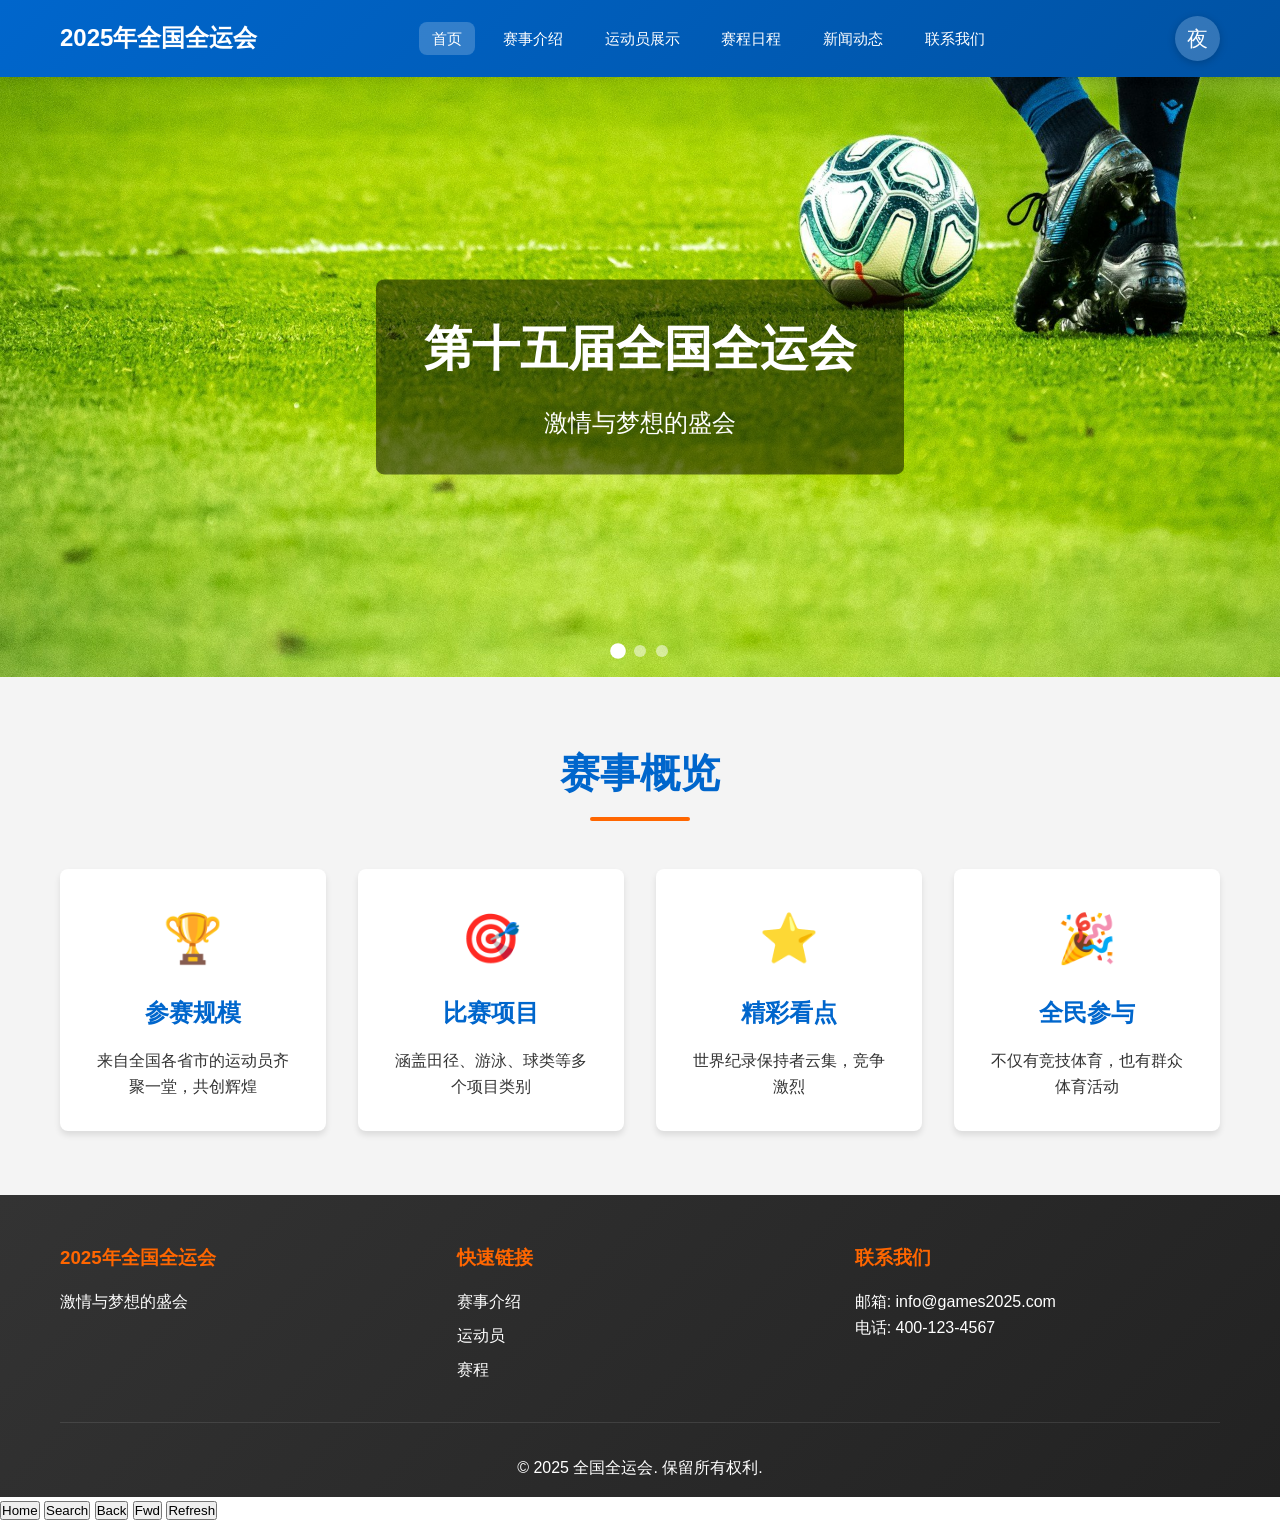
<file: 2025年粤港澳全国运动会的宣传展示网站/index.html>
<!DOCTYPE html>
<html lang="zh-CN">
<head>
    <meta charset="UTF-8">
    <meta name="viewport" content="width=device-width, initial-scale=1.0">
    <title>2025年全国全运会</title>
    <meta name="description" content="2025全运会网站">
    <link rel="stylesheet" href="css/all.css">
</head>
<body>
    <nav class="navbar">
        <div class="container">
            <div class="logo">
                <h1>2025年全国全运会</h1>
            </div>
            <ul class="nav-menu">
                <li><a href="index.html" class="active">首页</a></li>
                <li><a href="events.html">赛事介绍</a></li>
                <li><a href="athletes.html">运动员展示</a></li>
                <li><a href="schedule.html">赛程日程</a></li>
                <li><a href="news.html">新闻动态</a></li>
                <li><a href="contact.html">联系我们</a></li>
            </ul>
            <div class="hamburger">
                <span></span>
                <span></span>
                <span></span>
            </div>
        </div>
    </nav>

    <!-- 主要内容 -->
    <main id="main-content" role="main">

    <!-- 轮播图区域 - 纯CSS实现 -->
    <section class="hero-slider">
        <div class="slider-container">
            <input type="radio" name="slider" id="slide1" checked>
            <input type="radio" name="slider" id="slide2">
            <input type="radio" name="slider" id="slide3">

            <div class="slides">
                <div class="slide">
                    <img src="images/slider1.jpg" alt="2025年全运会开幕式">
                    <div class="slide-content">
                        <h2>第十五届全国全运会</h2>
                        <p>激情与梦想的盛会</p>
                    </div>
                </div>
                <div class="slide">
                    <img src="images/slider2.jpg" alt="精彩比赛瞬间">
                    <div class="slide-content">
                        <h2>精彩赛事</h2>
                        <p>见证荣耀时刻</p>
                    </div>
                </div>
                <div class="slide">
                    <img src="images/slider3.jpg" alt="运动员风采">
                    <div class="slide-content">
                        <h2>体育健儿</h2>
                        <p>为梦想拼搏</p>
                    </div>
                </div>
            </div>

            <div class="slider-dots">
                <label for="slide1" class="dot"></label>
                <label for="slide2" class="dot"></label>
                <label for="slide3" class="dot"></label>
            </div>
        </div>
    </section>

    <!-- 赛事概览 -->
    <section class="overview">
        <div class="container">
            <h2 class="section-title">赛事概览</h2>
            <div class="overview-grid">
                <div class="overview-card" data-animate="fade-in">
                    <div class="card-icon">🏆</div>
                    <h3>参赛规模</h3>
                    <p>来自全国各省市的运动员齐聚一堂，共创辉煌</p>
                </div>
                <div class="overview-card" data-animate="fade-in">
                    <div class="card-icon">🎯</div>
                    <h3>比赛项目</h3>
                    <p>涵盖田径、游泳、球类等多个项目类别</p>
                </div>
                <div class="overview-card" data-animate="fade-in">
                    <div class="card-icon">⭐</div>
                    <h3>精彩看点</h3>
                    <p>世界纪录保持者云集，竞争激烈</p>
                </div>
                <div class="overview-card" data-animate="fade-in">
                    <div class="card-icon">🎉</div>
                    <h3>全民参与</h3>
                    <p>不仅有竞技体育，也有群众体育活动</p>
                </div>
            </div>
        </div>
    </section>

    <!-- 页脚 -->
    <footer class="footer">
        <div class="container">
            <div class="footer-content">
                <div class="footer-section">
                    <h3>2025年全国全运会</h3>
                    <p>激情与梦想的盛会</p>
                </div>
                <div class="footer-section">
                    <h3>快速链接</h3>
                    <ul>
                        <li><a href="events.html">赛事介绍</a></li>
                        <li><a href="athletes.html">运动员</a></li>
                        <li><a href="schedule.html">赛程</a></li>
                    </ul>
                </div>
                <div class="footer-section">
                    <h3>联系我们</h3>
                    <p>邮箱: info@games2025.com</p>
                    <p>电话: 400-123-4567</p>
                </div>
            </div>
            <div class="footer-bottom">
                <p>&copy; 2025 全国全运会. 保留所有权利.</p>
            </div>
        </div>
    </footer>
</main>

    <!-- 无障碍优化：跳过链接 -->
    <a href="#main-content" class="sr-only">跳转到主要内容</a>
    <script src="js/main.js"></script>
    <script src="js/interactions.js"></script>
    <script src="js/enhanced-interactions.js"></script>
</body>
</html>
</file>
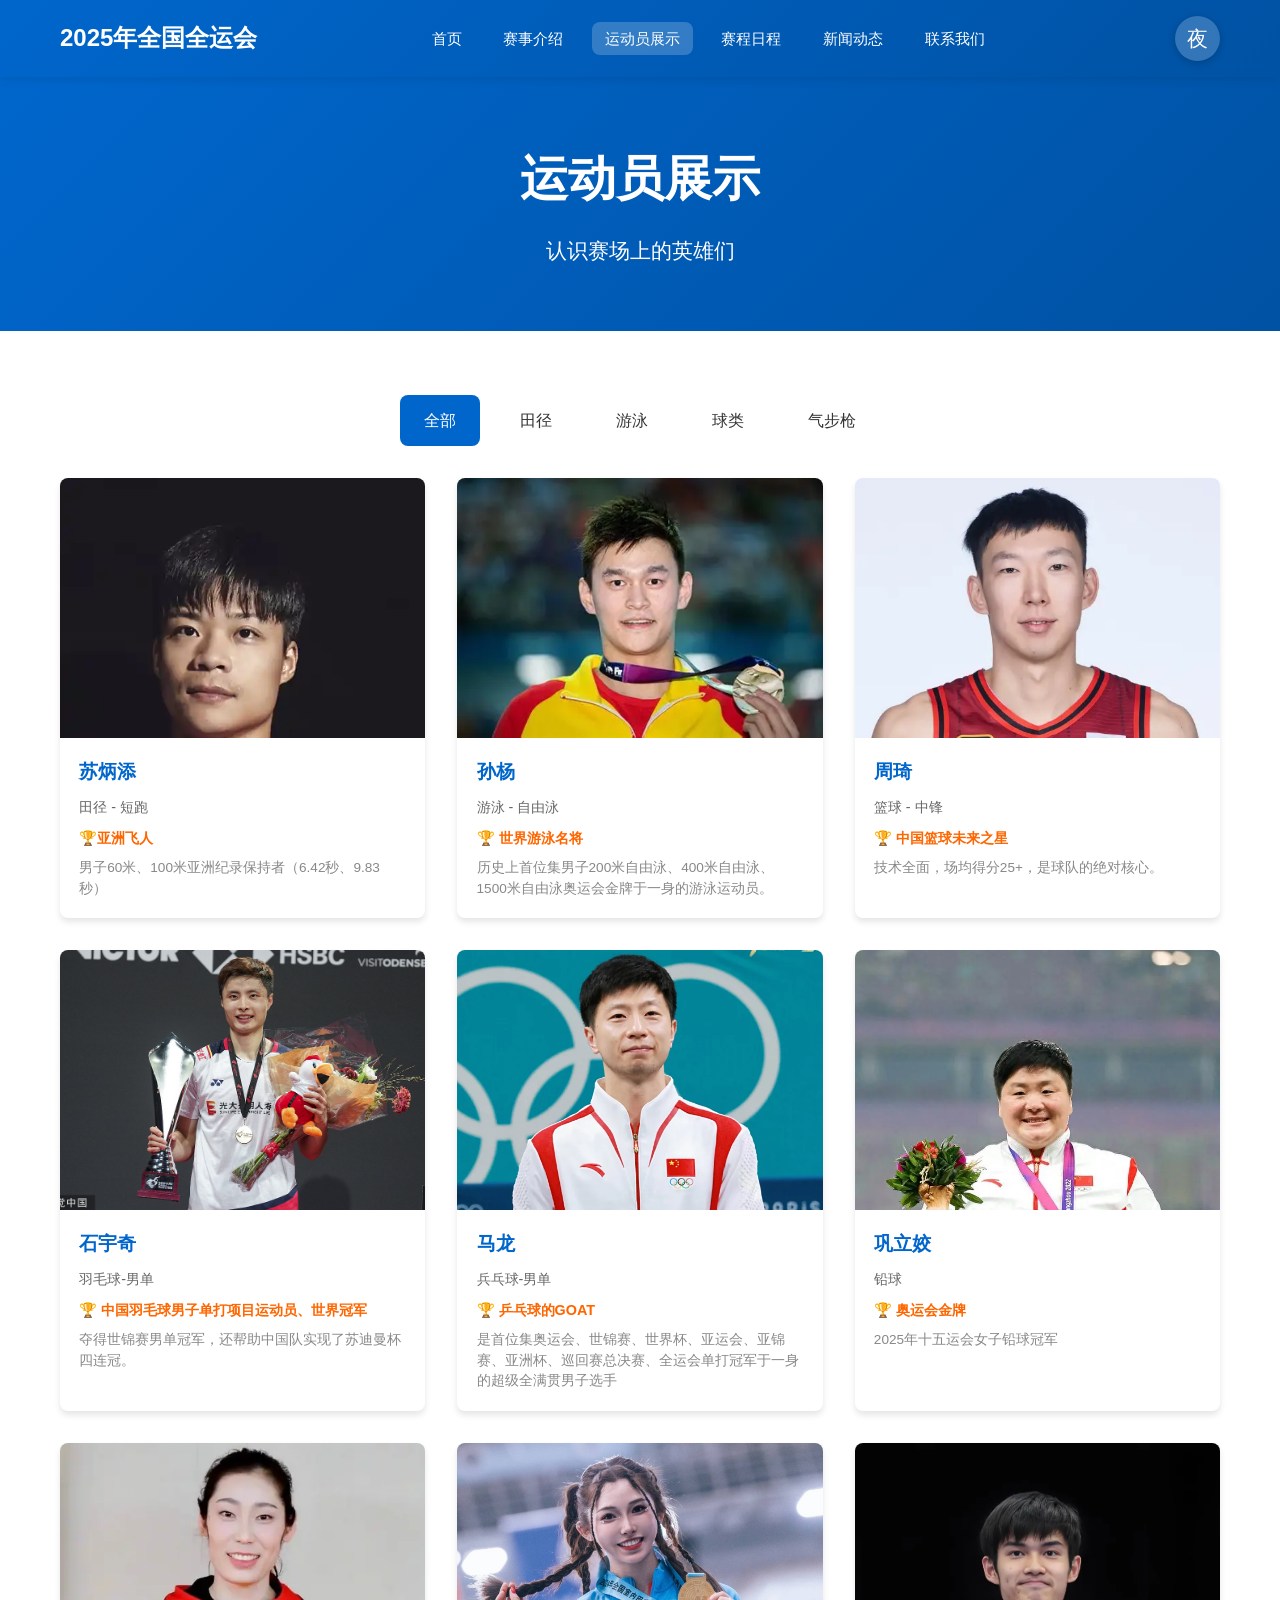
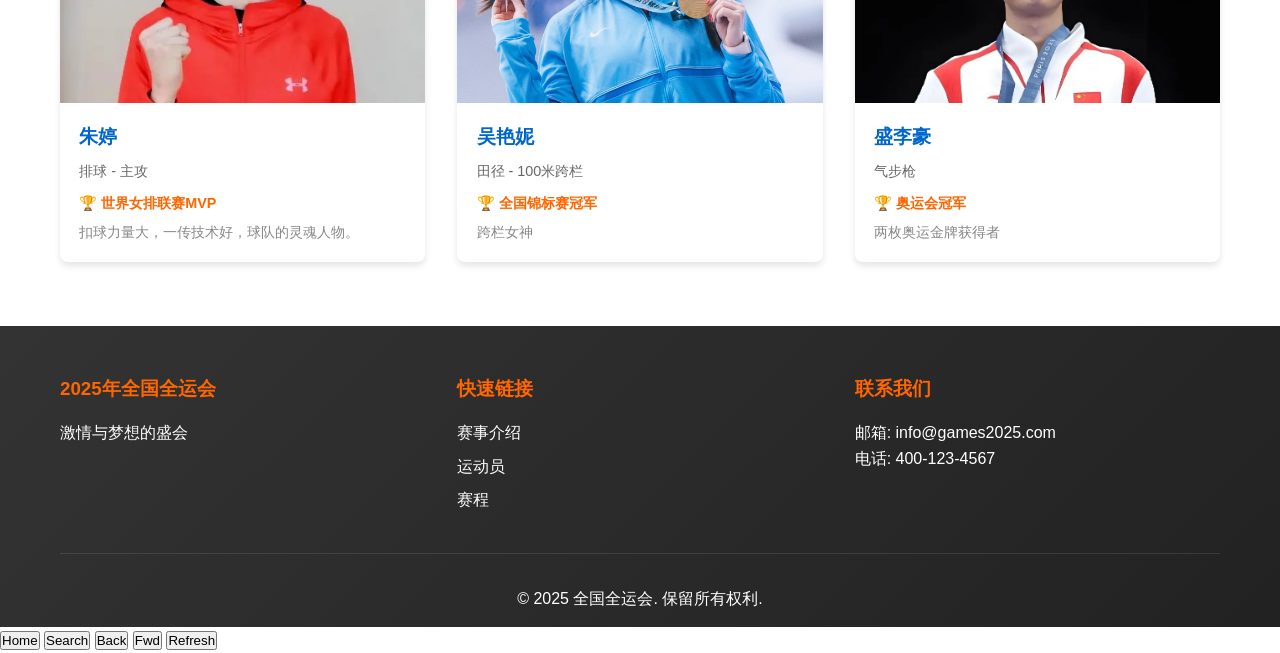
<file: 2025年粤港澳全国运动会的宣传展示网站/athletes.html>
<!DOCTYPE html>
<html lang="zh-CN">
<head>
    <meta charset="UTF-8">
    <meta name="viewport" content="width=device-width, initial-scale=1.0">
    <meta name="description" content="2025年第十五届全国全运会专题网站">
    <meta name="keywords" content="全国全运会,2025全运会,体育赛事,运动员,赛程">
    <meta name="theme-color" content="#0066cc">
    <title>运动员展示 - 2025年全国全运会</title>
    <link rel="stylesheet" href="css/all.css">
    <link rel="manifest" href="manifest.json">
</head>
<body>
    <!-- 导航栏 -->
    <nav class="navbar" role="navigation" aria-label="主导航">
        <div class="container">
            <div class="logo">
                <h1>2025年全国全运会</h1>
            </div>
            <ul class="nav-menu">
                <li><a href="index.html">首页</a></li>
                <li><a href="events.html">赛事介绍</a></li>
                <li><a href="athletes.html" class="active">运动员展示</a></li>
                <li><a href="schedule.html">赛程日程</a></li>
                <li><a href="news.html">新闻动态</a></li>
                <li><a href="contact.html">联系我们</a></li>
            </ul>
            <div class="hamburger">
                <span></span>
                <span></span>
                <span></span>
            </div>
        </div>
    </nav>

    <!-- 主要内容 -->
    <main id="main-content" role="main">

    <!-- 页面标题 -->
    <section class="page-header">
        <div class="container">
            <h1>运动员展示</h1>
            <p>认识赛场上的英雄们</p>
        </div>
    </section>

    <!-- 运动员筛选和卡片 - 纯CSS实现筛选 -->
    <section class="athletes-section">
        <div class="container">
            <!-- 隐藏的radio按钮 -->
            <input type="radio" name="athlete-filter" id="filter-all" class="filter-radio" checked>
            <input type="radio" name="athlete-filter" id="filter-track" class="filter-radio">
            <input type="radio" name="athlete-filter" id="filter-swimming" class="filter-radio">
            <input type="radio" name="athlete-filter" id="filter-ball" class="filter-radio">
            <input type="radio" name="athlete-filter" id="filter-shooting" class="filter-radio">

            <!-- 筛选按钮 -->
            <div class="filter-buttons">
                <label for="filter-all" class="filter-btn">全部</label>
                <label for="filter-track" class="filter-btn">田径</label>
                <label for="filter-swimming" class="filter-btn">游泳</label>
                <label for="filter-ball" class="filter-btn">球类</label>
                <label for="filter-shooting" class="filter-btn">气步枪</label>
            </div>

            <!-- 运动员卡片 -->
            <div class="athletes-grid">
                <div class="athlete-card" data-category="track">
                    <div class="athlete-image">
                        <img src="./images/苏炳添.jpg" alt="苏炳添 - 田径">
                    </div>
                    <div class="athlete-info">
                        <h3>苏炳添</h3>
                        <p class="sport">田径 - 短跑</p>
                        <p class="achievement">🏆亚洲飞人</p>
                        <p class="description">男子60米、100米亚洲纪录保持者（6.42秒、9.83秒）</p>
                    </div>
                </div>

                <div class="athlete-card" data-category="swimming">
                    <div class="athlete-image">
                        <img src="./images/孙杨.jpg" alt="孙杨 - 游泳">
                    </div>
                    <div class="athlete-info">
                        <h3>孙杨</h3>
                        <p class="sport">游泳 - 自由泳</p>
                        <p class="achievement">🏆 世界游泳名将</p>
                        <p class="description">历史上首位集男子200米自由泳、400米自由泳、1500米自由泳奥运会金牌于一身的游泳运动员。</p>
                    </div>
                </div>

                <div class="athlete-card" data-category="ball">
                    <div class="athlete-image">
                        <img src="./images/周琦.jpg" alt="周琦 - 篮球">
                    </div>
                    <div class="athlete-info">
                        <h3>周琦</h3>
                        <p class="sport">篮球 - 中锋</p>
                        <p class="achievement">🏆 中国篮球未来之星</p>
                        <p class="description">技术全面，场均得分25+，是球队的绝对核心。</p>
                    </div>
                </div>

                <div class="athlete-card" data-category="ball">
                    <div class="athlete-image">
                        <img src="./images/石宇奇.jpg" alt="石宇奇 - 羽毛球">
                    </div>
                    <div class="athlete-info">
                        <h3>石宇奇</h3>
                        <p class="sport">羽毛球-男单</p>
                        <p class="achievement">🏆 中国羽毛球男子单打项目运动员、世界冠军</p>
                        <p class="description">夺得世锦赛男单冠军，还帮助中国队实现了苏迪曼杯四连冠。</p>
                    </div>
                </div>

                <div class="athlete-card" data-category="ball">
                    <div class="athlete-image">
                        <img src="./images/马龙.jpg" alt="马龙 - 兵乓球">
                    </div>
                    <div class="athlete-info">
                        <h3>马龙</h3>
                        <p class="sport">兵乓球-男单</p>
                        <p class="achievement">🏆 乒乓球的GOAT</p>
                        <p class="description">是首位集奥运会、世锦赛、世界杯、亚运会、亚锦赛、亚洲杯、巡回赛总决赛、全运会单打冠军于一身的超级全满贯男子选手</p>
                    </div>
                </div>

                <div class="athlete-card" data-category="ball">
                    <div class="athlete-image">
                        <img src="./images/巩立姣.jpg" alt="巩立姣 - 铅球">
                    </div>
                    <div class="athlete-info">
                        <h3>巩立姣</h3>
                        <p class="sport">铅球</p>
                        <p class="achievement">🏆 奥运会金牌</p>
                        <p class="description">2025年十五运会女子铅球冠军</p>
                    </div>
                </div>

                <div class="athlete-card" data-category="ball">
                    <div class="athlete-image">
                        <img src="./images/朱婷 .jpg" alt="朱婷 - 排球">
                    </div>
                    <div class="athlete-info">
                        <h3>朱婷</h3>
                        <p class="sport">排球 - 主攻</p>
                        <p class="achievement">🏆 世界女排联赛MVP</p>
                        <p class="description">扣球力量大，一传技术好，球队的灵魂人物。</p>
                    </div>
                </div>

                <div class="athlete-card" data-category="track">
                    <div class="athlete-image">
                        <img src="./images/吴艳妮.jpg" alt="吴艳妮- 田径">
                    </div>
                    <div class="athlete-info">
                        <h3>吴艳妮</h3>
                        <p class="sport">田径 - 100米跨栏</p>
                        <p class="achievement">🏆 全国锦标赛冠军</p>
                        <p class="description">跨栏女神</p>
                    </div>
                </div>

                <div class="athlete-card" data-category="shooting">
                    <div class="athlete-image">
                        <img src="./images/盛李豪.jpg" alt="盛李豪 - 气步枪">
                    </div>
                    <div class="athlete-info">
                        <h3>盛李豪</h3>
                        <p class="sport">气步枪</p>
                        <p class="achievement">🏆 奥运会冠军</p>
                        <p class="description">两枚奥运金牌获得者</p>
                    </div>
                </div>
            </div>
        </div>
    </section>

    <!-- 页脚 -->
    <footer class="footer">
        <div class="container">
            <div class="footer-content">
                <div class="footer-section">
                    <h3>2025年全国全运会</h3>
                    <p>激情与梦想的盛会</p>
                </div>
                <div class="footer-section">
                    <h3>快速链接</h3>
                    <ul>
                        <li><a href="events.html">赛事介绍</a></li>
                        <li><a href="athletes.html">运动员</a></li>
                        <li><a href="schedule.html">赛程</a></li>
                    </ul>
                </div>
                <div class="footer-section">
                    <h3>联系我们</h3>
                    <p>邮箱: info@games2025.com</p>
                    <p>电话: 400-123-4567</p>
                </div>
            </div>
            <div class="footer-bottom">
                <p>&copy; 2025 全国全运会. 保留所有权利.</p>
            </div>
        </div>
    </footer>
    </main>

    <script src="js/main.js"></script>
    <script src="js/interactions.js"></script>
    <script src="js/enhanced-interactions.js"></script>
</body>
</html>
</file>
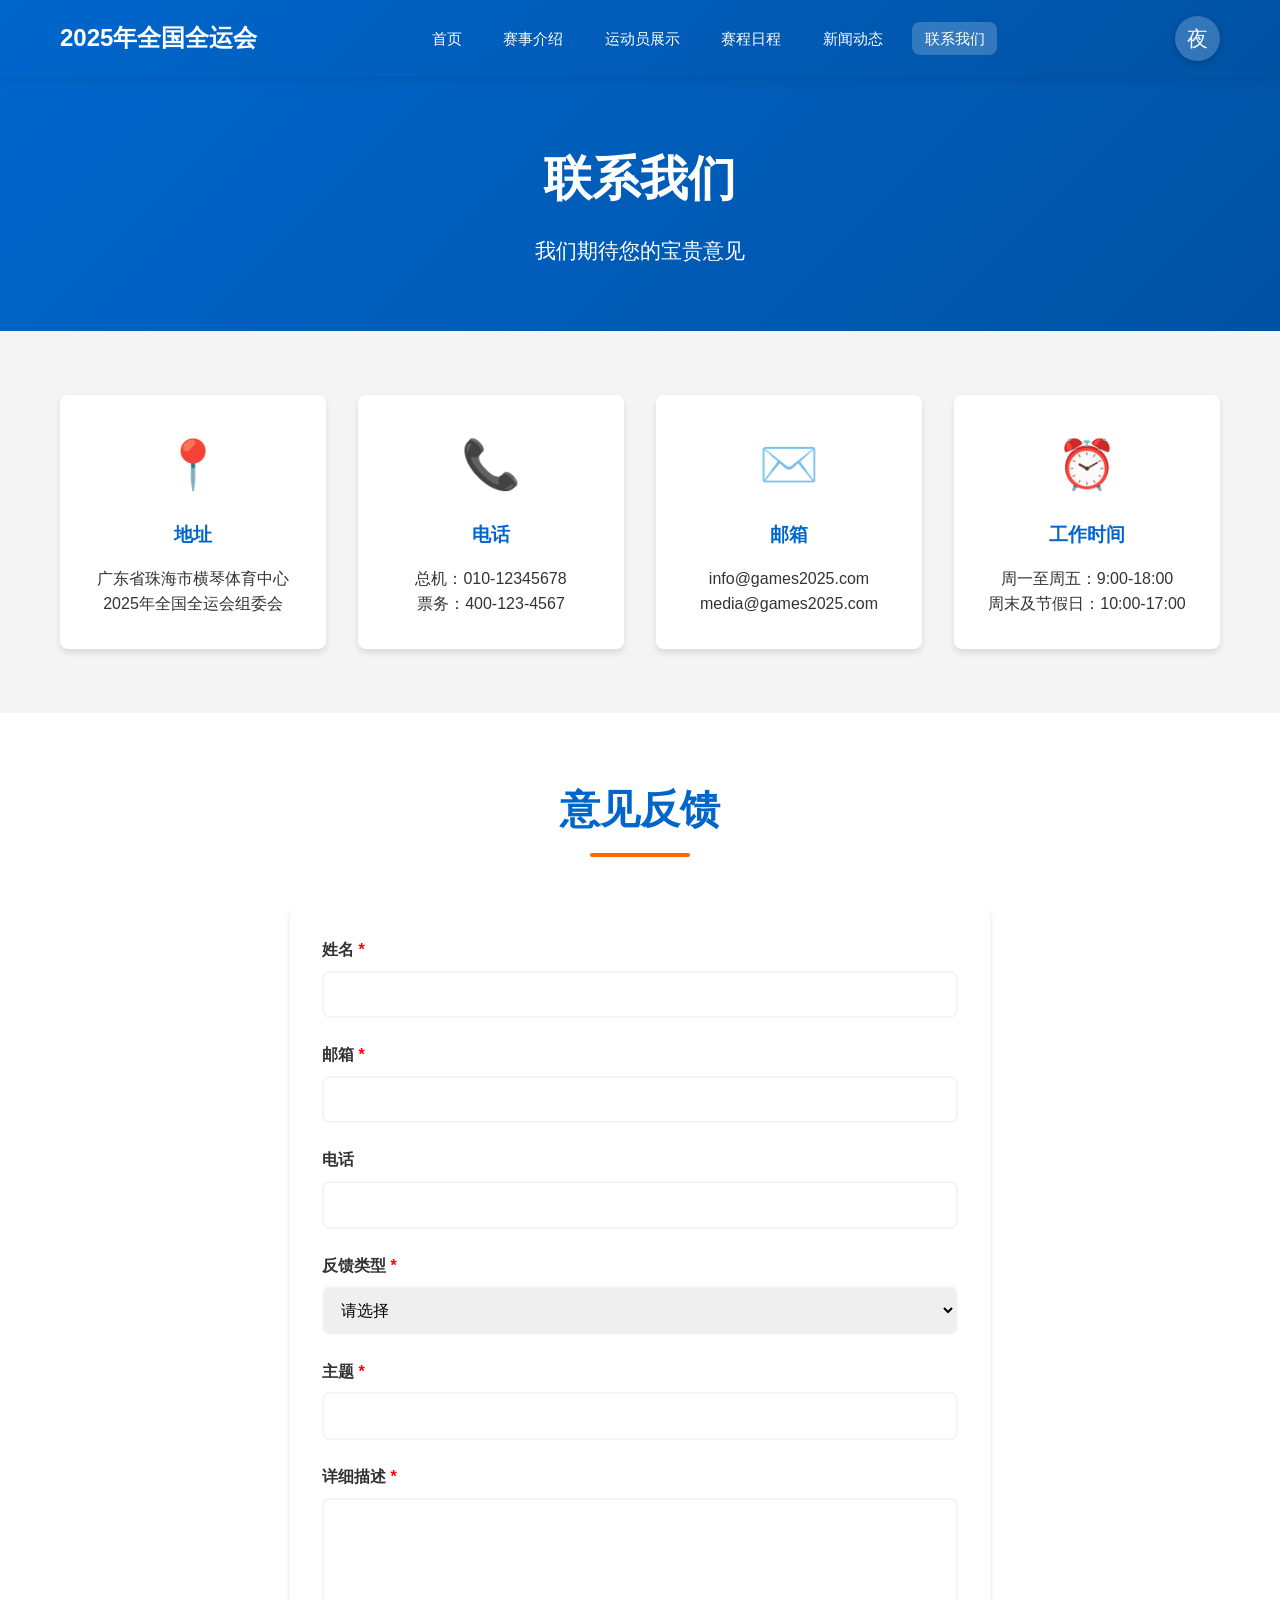
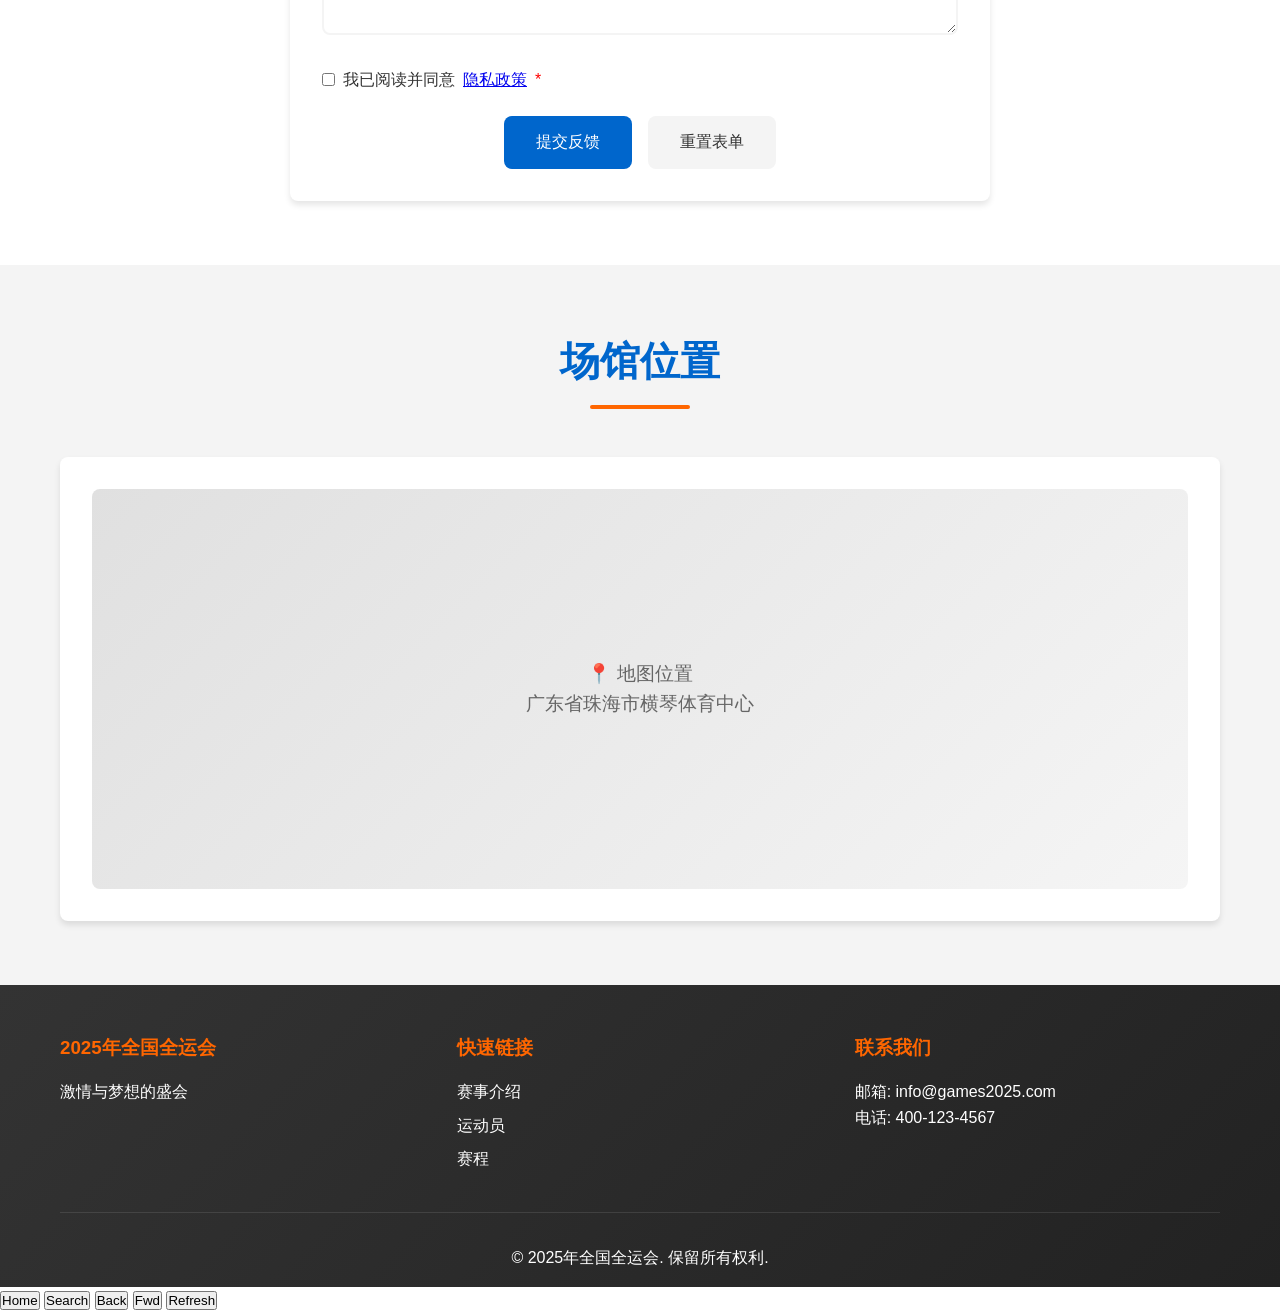
<file: 2025年粤港澳全国运动会的宣传展示网站/contact.html>
<!DOCTYPE html>
<html lang="zh-CN">
<head>
    <meta charset="UTF-8">
    <meta name="viewport" content="width=device-width, initial-scale=1.0">
    <meta name="description" content="第十四届2025年全国全运会专题网站">
    <meta name="keywords" content="2025年全国全运会,体育赛事,运动员,赛程">
    <meta name="theme-color" content="#0066cc">
    <title>联系我们 - 2025年全国全运会</title>
    <link rel="stylesheet" href="css/all.css">
    <link rel="manifest" href="manifest.json">
</head>
<body>
    <!-- 导航栏 -->
    <nav class="navbar" role="navigation" aria-label="主导航">
        <div class="container">
            <div class="logo">
                <h1>2025年全国全运会</h1>
            </div>
            <ul class="nav-menu">
                <li><a href="index.html">首页</a></li>
                <li><a href="events.html">赛事介绍</a></li>
                <li><a href="athletes.html">运动员展示</a></li>
                <li><a href="schedule.html">赛程日程</a></li>
                <li><a href="news.html">新闻动态</a></li>
                <li><a href="contact.html" class="active">联系我们</a></li>
            </ul>
            <div class="hamburger">
                <span></span>
                <span></span>
                <span></span>
            </div>
        </div>
    </nav>

    <!-- 主要内容 -->
    <main id="main-content" role="main">

    <!-- 页面标题 -->
    <section class="page-header">
        <div class="container">
            <h1>联系我们</h1>
            <p>我们期待您的宝贵意见</p>
        </div>
    </section>

    <!-- 联系方式 -->
    <section class="contact-info">
        <div class="container">
            <div class="contact-grid">
                <div class="contact-card">
                    <div class="contact-icon">📍</div>
                    <h3>地址</h3>
                    <p>广东省珠海市横琴体育中心</p>
                    <p>2025年全国全运会组委会</p>
                </div>
                <div class="contact-card">
                    <div class="contact-icon">📞</div>
                    <h3>电话</h3>
                    <p>总机：010-12345678</p>
                    <p>票务：400-123-4567</p>
                </div>
                <div class="contact-card">
                    <div class="contact-icon">✉️</div>
                    <h3>邮箱</h3>
                    <p>info@games2025.com</p>
                    <p>media@games2025.com</p>
                </div>
                <div class="contact-card">
                    <div class="contact-icon">⏰</div>
                    <h3>工作时间</h3>
                    <p>周一至周五：9:00-18:00</p>
                    <p>周末及节假日：10:00-17:00</p>
                </div>
            </div>
        </div>
    </section>

    <!-- 反馈表单 -->
    <section class="feedback-section">
        <div class="container">
            <h2 class="section-title">意见反馈</h2>
            <form id="feedbackForm" class="feedback-form">
                <div class="form-group">
                    <label for="name">姓名 <span class="required">*</span></label>
                    <input type="text" id="name" name="name" required>
                    <span class="error-message"></span>
                </div>

                <div class="form-group">
                    <label for="email">邮箱 <span class="required">*</span></label>
                    <input type="email" id="email" name="email" required>
                    <span class="error-message"></span>
                </div>

                <div class="form-group">
                    <label for="phone">电话</label>
                    <input type="tel" id="phone" name="phone">
                    <span class="error-message"></span>
                </div>

                <div class="form-group">
                    <label for="category">反馈类型 <span class="required">*</span></label>
                    <select id="category" name="category" required>
                        <option value="">请选择</option>
                        <option value="ticket">票务咨询</option>
                        <option value="venue">场馆信息</option>
                        <option value="schedule">赛程安排</option>
                        <option value="media">媒体合作</option>
                        <option value="other">其他</option>
                    </select>
                    <span class="error-message"></span>
                </div>

                <div class="form-group">
                    <label for="subject">主题 <span class="required">*</span></label>
                    <input type="text" id="subject" name="subject" required>
                    <span class="error-message"></span>
                </div>

                <div class="form-group">
                    <label for="message">详细描述 <span class="required">*</span></label>
                    <textarea id="message" name="message" rows="6" required></textarea>
                    <span class="error-message"></span>
                </div>

                <div class="form-group checkbox-group">
                    <label>
                        <input type="checkbox" id="agree" name="agree" required>
                        我已阅读并同意 <a href="#">隐私政策</a> <span class="required">*</span>
                    </label>
                    <span class="error-message"></span>
                </div>

                <div class="form-actions">
                    <button type="submit" class="submit-btn">提交反馈</button>
                    <button type="reset" class="reset-btn">重置表单</button>
                </div>
            </form>

            <div id="successMessage" class="success-message" style="display: none;">
                <p>✅ 感谢您的反馈！我们已收到您的信息，会尽快处理。</p>
            </div>
        </div>
    </section>

    <!-- 地图 -->
    <section class="map-section">
        <div class="container">
            <h2 class="section-title">场馆位置</h2>
            <div class="map-container">
                <div class="map-placeholder">
                    <p>📍 地图位置</p>
                    <p>广东省珠海市横琴体育中心</p>
                </div>
            </div>
        </div>
    </section>

    <!-- 页脚 -->
    <footer class="footer">
        <div class="container">
            <div class="footer-content">
                <div class="footer-section">
                    <h3>2025年全国全运会</h3>
                    <p>激情与梦想的盛会</p>
                </div>
                <div class="footer-section">
                    <h3>快速链接</h3>
                    <ul>
                        <li><a href="events.html">赛事介绍</a></li>
                        <li><a href="athletes.html">运动员</a></li>
                        <li><a href="schedule.html">赛程</a></li>
                    </ul>
                </div>
                <div class="footer-section">
                    <h3>联系我们</h3>
                    <p>邮箱: info@games2025.com</p>
                    <p>电话: 400-123-4567</p>
                </div>
            </div>
            <div class="footer-bottom">
                <p>&copy; 2025年全国全运会. 保留所有权利.</p>
            </div>
        </div>
    </footer>

    </main>

    <script src="js/main.js"></script>
    <script src="js/interactions.js"></script>
    <script src="js/enhanced-interactions.js"></script>
</body>
</html>
</file>
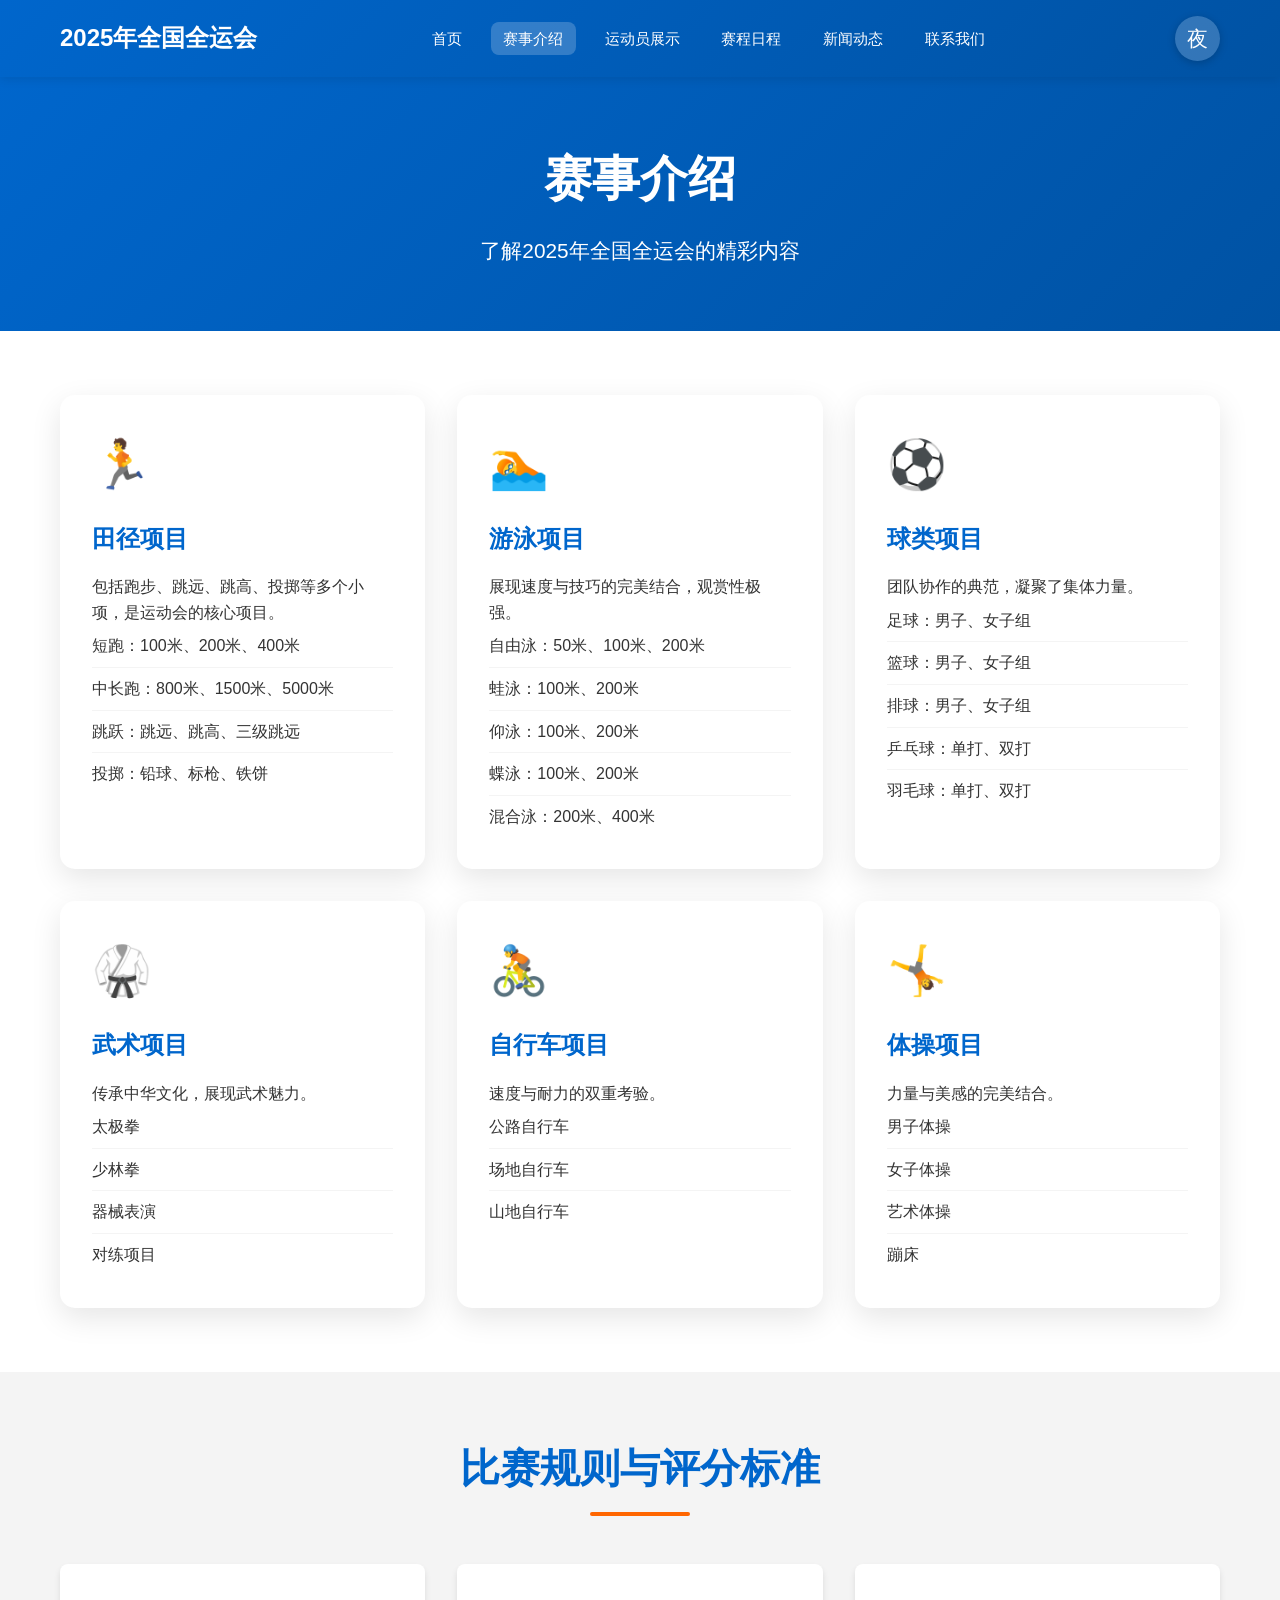
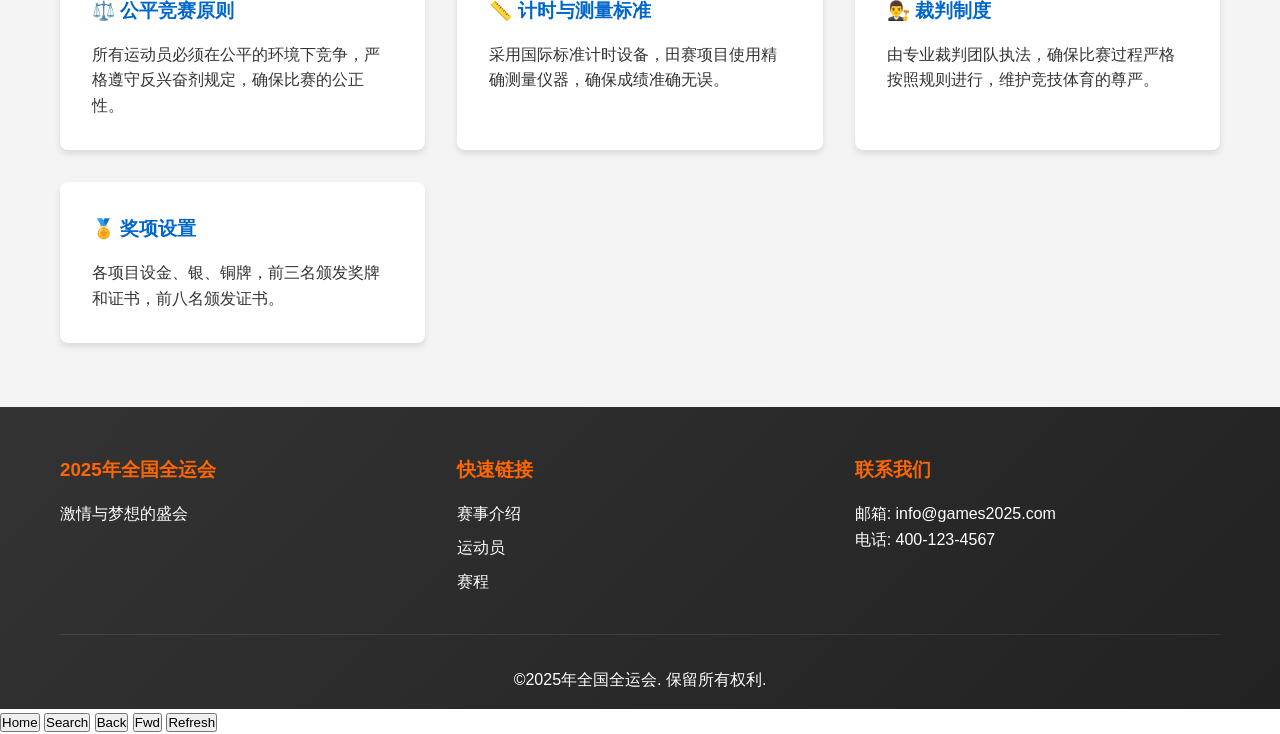
<file: 2025年粤港澳全国运动会的宣传展示网站/events.html>
<!DOCTYPE html>
<html lang="zh-CN">
<head>
    <meta charset="UTF-8">
    <meta name="viewport" content="width=device-width, initial-scale=1.0">
    <title>赛事介绍 - 2025年全国全运会</title>
    <meta name="description" content="2025年第十五届全国全运会赛事介绍，了解比赛项目和规则">
    <meta name="keywords" content="全国全运会,2025全运会,比赛项目,赛事规则,体育赛事">
    <meta name="theme-color" content="#0066cc">
    <link rel="stylesheet" href="css/all.css">
    <link rel="manifest" href="manifest.json">
</head>
<body>
    <!-- 导航栏 -->
    <nav class="navbar" role="navigation">
        <div class="container">
            <div class="logo">
                <h1>2025年全国全运会</h1>
            </div>
            <ul class="nav-menu">
                <li><a href="index.html">首页</a></li>
                <li><a href="events.html" class="active">赛事介绍</a></li>
                <li><a href="athletes.html">运动员展示</a></li>
                <li><a href="schedule.html">赛程日程</a></li>
                <li><a href="news.html">新闻动态</a></li>
                <li><a href="contact.html">联系我们</a></li>
            </ul>
            <div class="hamburger">
                <span></span>
                <span></span>
                <span></span>
            </div>
        </div>
    </nav>

    <!-- 主要内容 -->
    <main id="main-content" role="main">

    <!-- 页面标题 -->
    <section class="page-header">
        <div class="container">
            <h1>赛事介绍</h1>
            <p>了解2025年全国全运会的精彩内容</p>
        </div>
    </section>

    <!-- 比赛项目 -->
    <section class="events-section">
        <div class="container">
            <div class="events-grid">
                <div class="event-card">
                    <div class="event-icon">🏃</div>
                    <h3>田径项目</h3>
                    <p>包括跑步、跳远、跳高、投掷等多个小项，是运动会的核心项目。</p>
                    <ul>
                        <li>短跑：100米、200米、400米</li>
                        <li>中长跑：800米、1500米、5000米</li>
                        <li>跳跃：跳远、跳高、三级跳远</li>
                        <li>投掷：铅球、标枪、铁饼</li>
                    </ul>
                </div>

                <div class="event-card">
                    <div class="event-icon">🏊</div>
                    <h3>游泳项目</h3>
                    <p>展现速度与技巧的完美结合，观赏性极强。</p>
                    <ul>
                        <li>自由泳：50米、100米、200米</li>
                        <li>蛙泳：100米、200米</li>
                        <li>仰泳：100米、200米</li>
                        <li>蝶泳：100米、200米</li>
                        <li>混合泳：200米、400米</li>
                    </ul>
                </div>

                <div class="event-card">
                    <div class="event-icon">⚽</div>
                    <h3>球类项目</h3>
                    <p>团队协作的典范，凝聚了集体力量。</p>
                    <ul>
                        <li>足球：男子、女子组</li>
                        <li>篮球：男子、女子组</li>
                        <li>排球：男子、女子组</li>
                        <li>乒乓球：单打、双打</li>
                        <li>羽毛球：单打、双打</li>
                    </ul>
                </div>

                <div class="event-card">
                    <div class="event-icon">🥋</div>
                    <h3>武术项目</h3>
                    <p>传承中华文化，展现武术魅力。</p>
                    <ul>
                        <li>太极拳</li>
                        <li>少林拳</li>
                        <li>器械表演</li>
                        <li>对练项目</li>
                    </ul>
                </div>

                <div class="event-card">
                    <div class="event-icon">🚴</div>
                    <h3>自行车项目</h3>
                    <p>速度与耐力的双重考验。</p>
                    <ul>
                        <li>公路自行车</li>
                        <li>场地自行车</li>
                        <li>山地自行车</li>
                    </ul>
                </div>

                <div class="event-card">
                    <div class="event-icon">🤸</div>
                    <h3>体操项目</h3>
                    <p>力量与美感的完美结合。</p>
                    <ul>
                        <li>男子体操</li>
                        <li>女子体操</li>
                        <li>艺术体操</li>
                        <li>蹦床</li>
                    </ul>
                </div>
            </div>
        </div>
    </section>

    <!-- 比赛规则 -->
    <section class="rules-section">
        <div class="container">
            <h2 class="section-title">比赛规则与评分标准</h2>
            <div class="rules-content">
                <div class="rule-item">
                    <h3>⚖️ 公平竞赛原则</h3>
                    <p>所有运动员必须在公平的环境下竞争，严格遵守反兴奋剂规定，确保比赛的公正性。</p>
                </div>
                <div class="rule-item">
                    <h3>📏 计时与测量标准</h3>
                    <p>采用国际标准计时设备，田赛项目使用精确测量仪器，确保成绩准确无误。</p>
                </div>
                <div class="rule-item">
                    <h3>👨‍⚖️ 裁判制度</h3>
                    <p>由专业裁判团队执法，确保比赛过程严格按照规则进行，维护竞技体育的尊严。</p>
                </div>
                <div class="rule-item">
                    <h3>🏅 奖项设置</h3>
                    <p>各项目设金、银、铜牌，前三名颁发奖牌和证书，前八名颁发证书。</p>
                </div>
            </div>
        </div>
    </section>

    <!-- 页脚 -->
    <footer class="footer">
        <div class="container">
            <div class="footer-content">
                <div class="footer-section">
                    <h3>2025年全国全运会</h3>
                    <p>激情与梦想的盛会</p>
                </div>
                <div class="footer-section">
                    <h3>快速链接</h3>
                    <ul>
                        <li><a href="events.html">赛事介绍</a></li>
                        <li><a href="athletes.html">运动员</a></li>
                        <li><a href="schedule.html">赛程</a></li>
                    </ul>
                </div>
                <div class="footer-section">
                    <h3>联系我们</h3>
                    <p>邮箱: info@games2025.com</p>
                    <p>电话: 400-123-4567</p>
                </div>
            </div>
            <div class="footer-bottom">
                <p>&copy;2025年全国全运会. 保留所有权利.</p>
            </div>
        </div>
    </footer>

    </main>

    <script src="js/main.js"></script>
    <script src="js/interactions.js"></script>
    <script src="js/enhanced-interactions.js"></script>
</body>
</html>
</file>
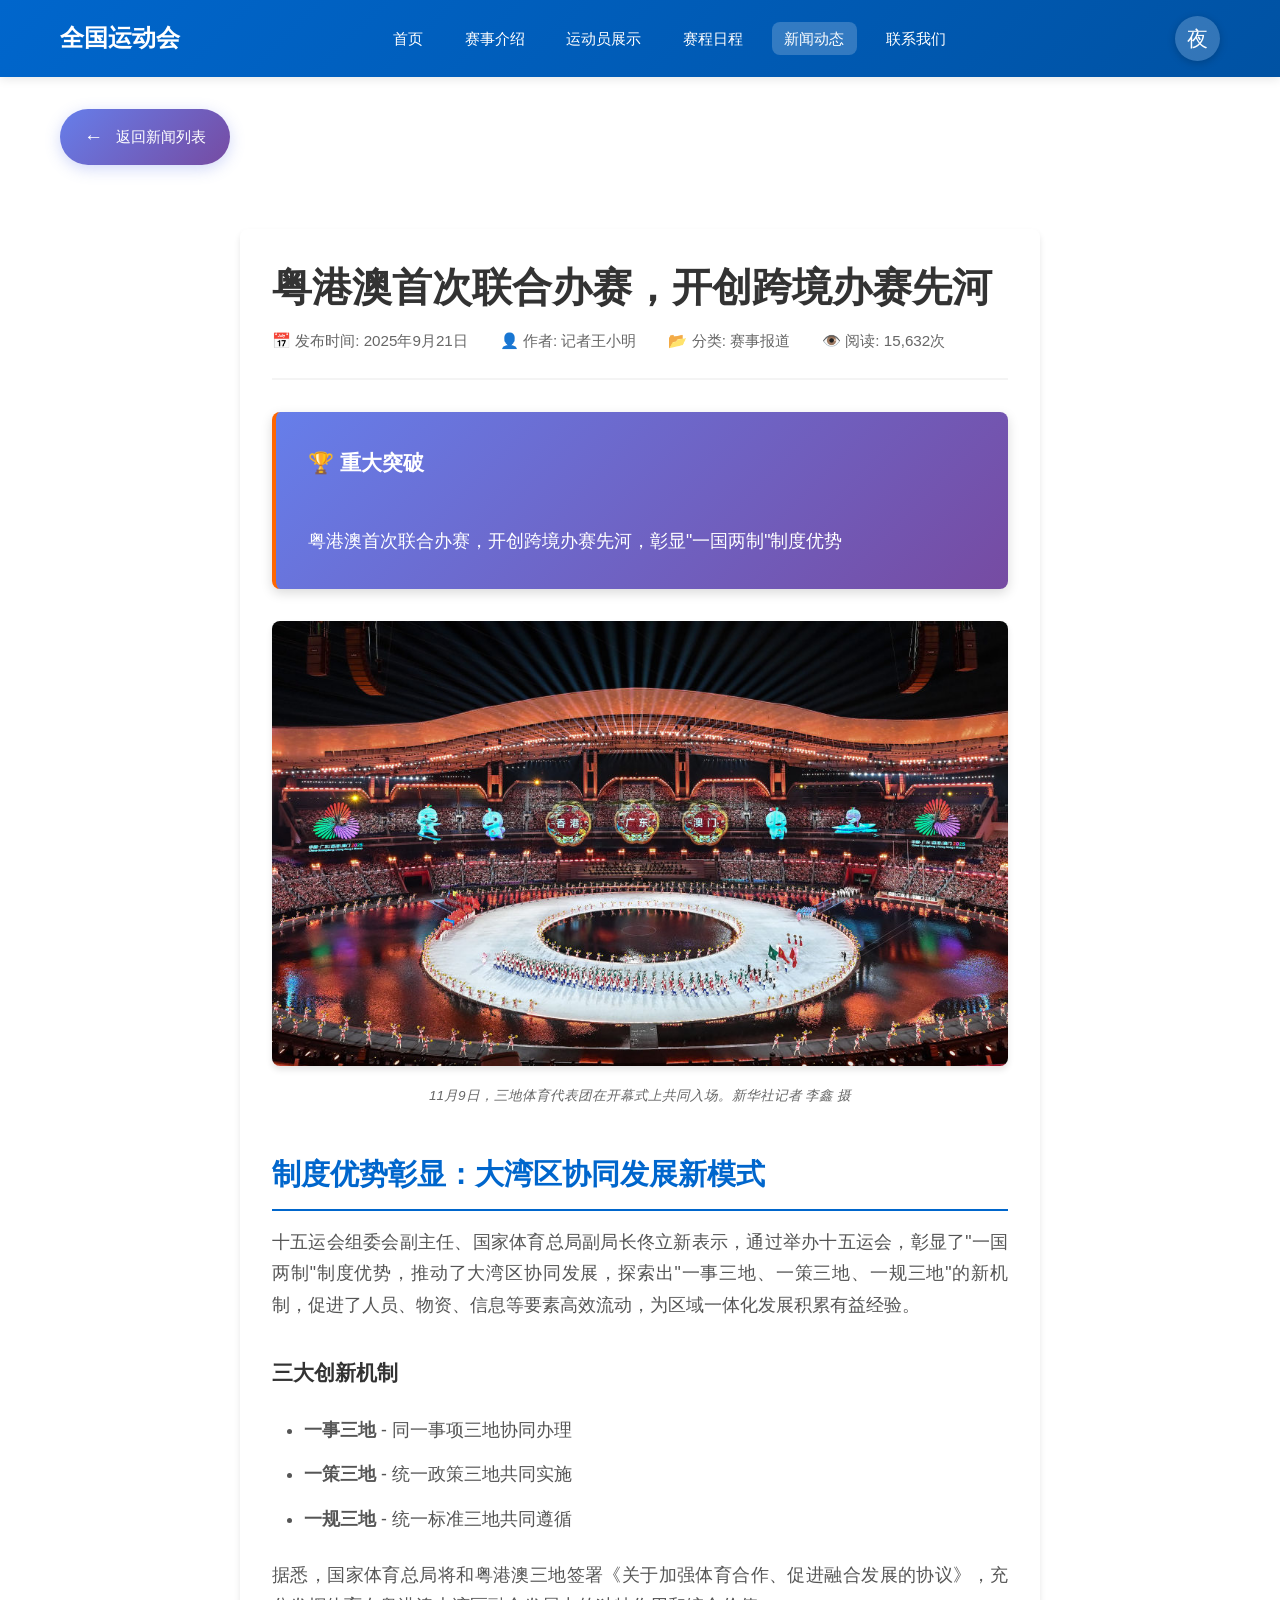
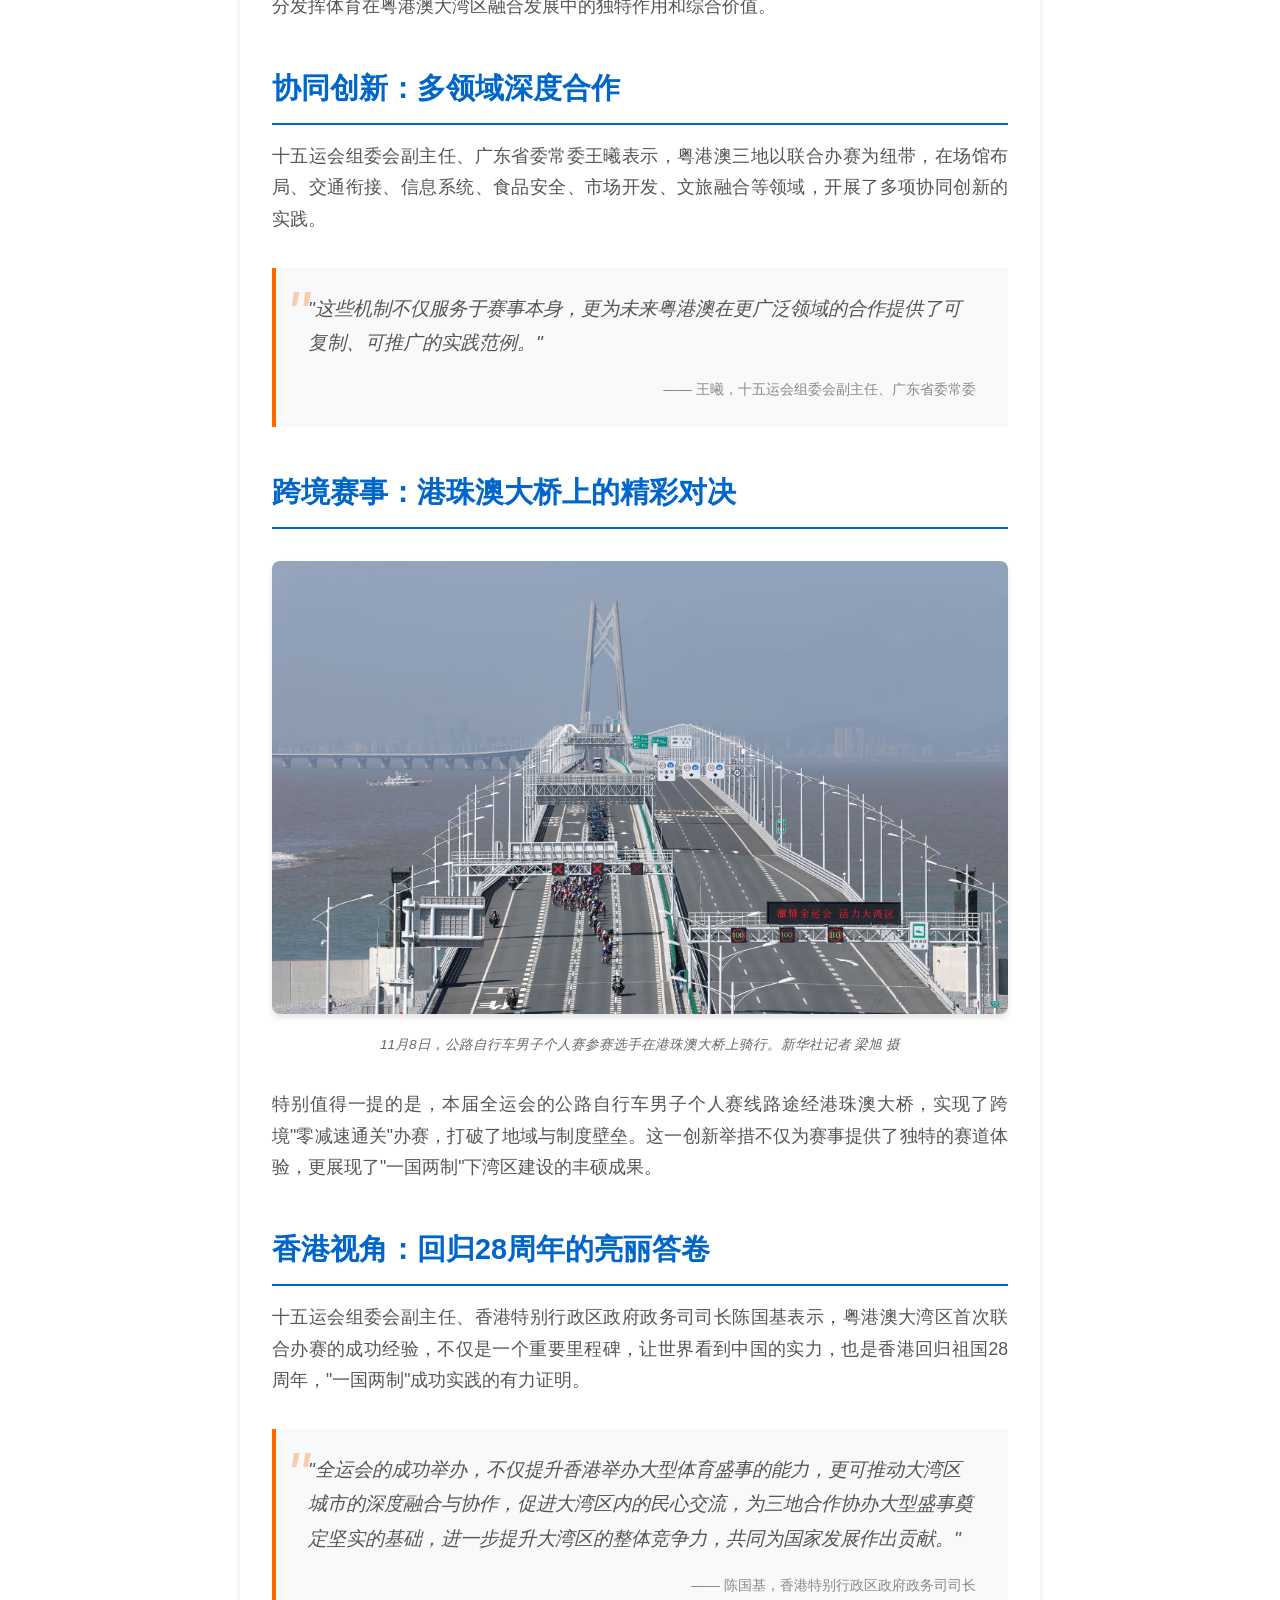
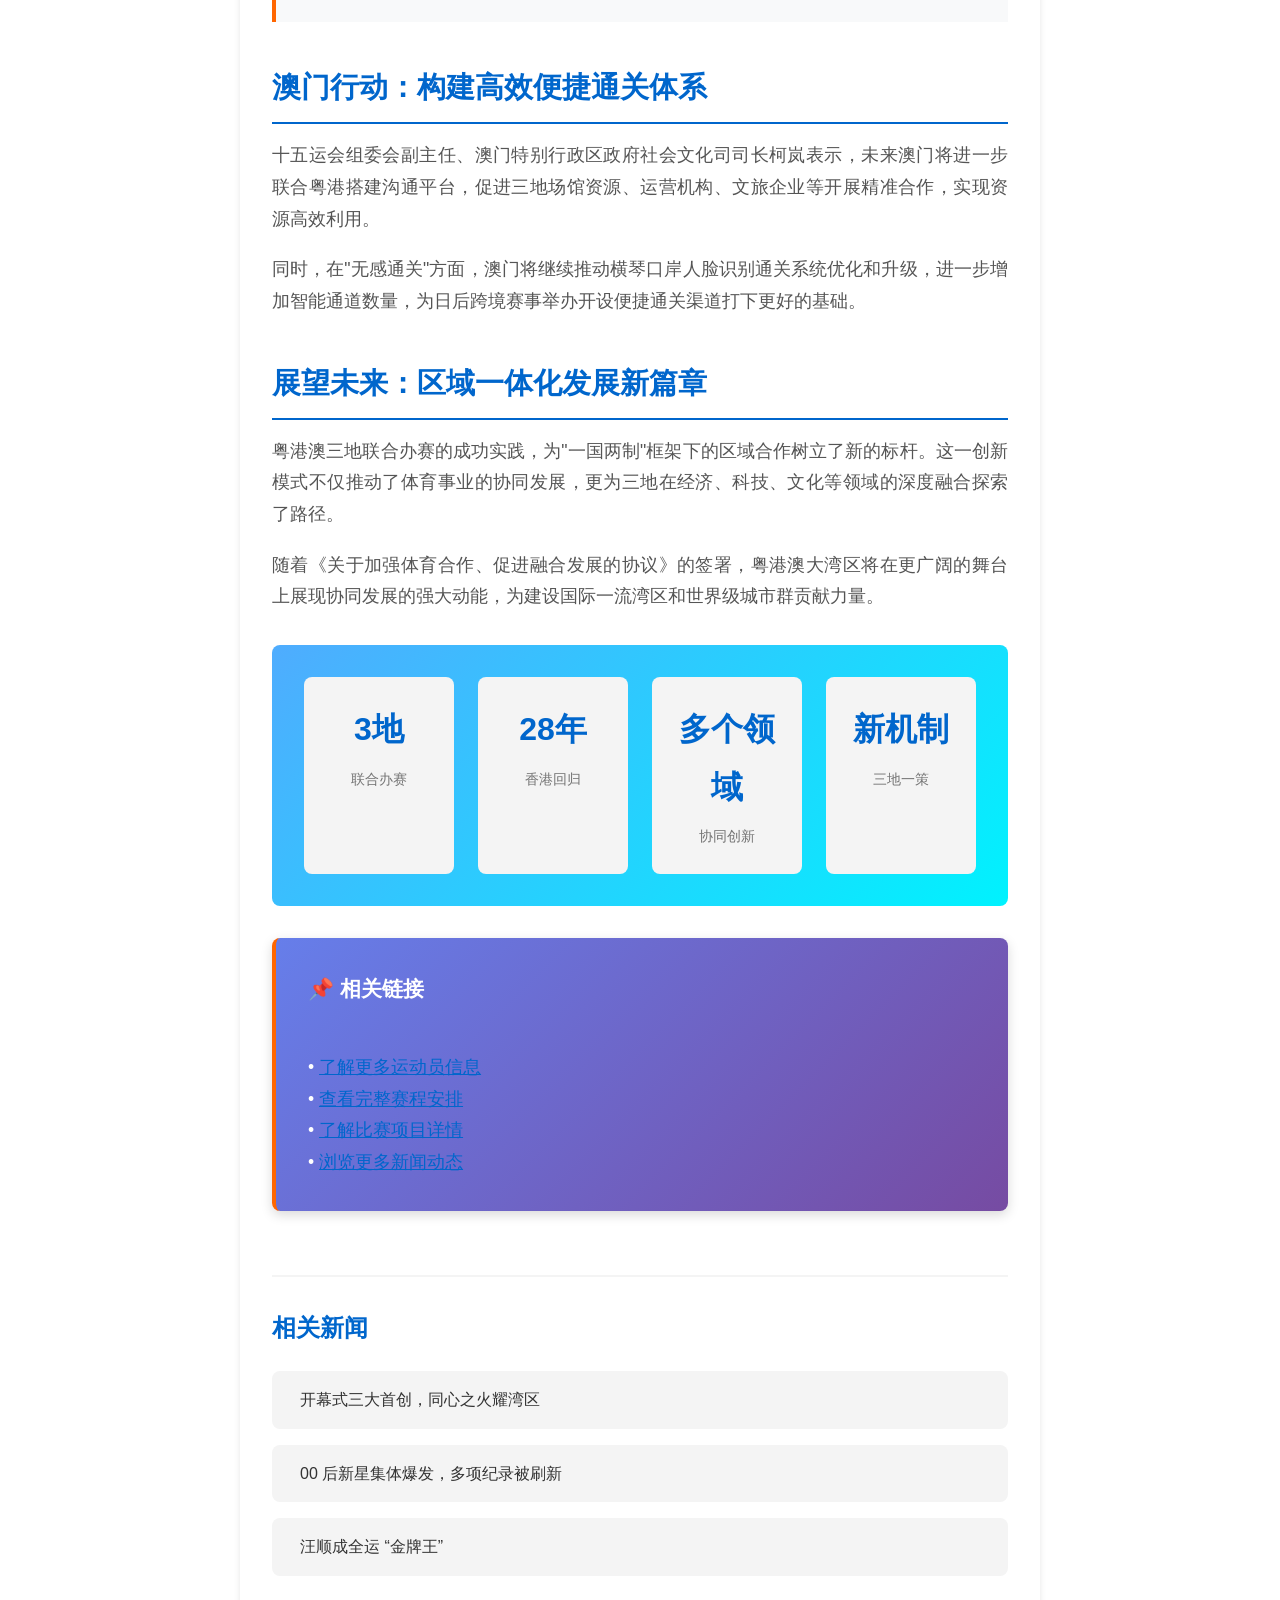
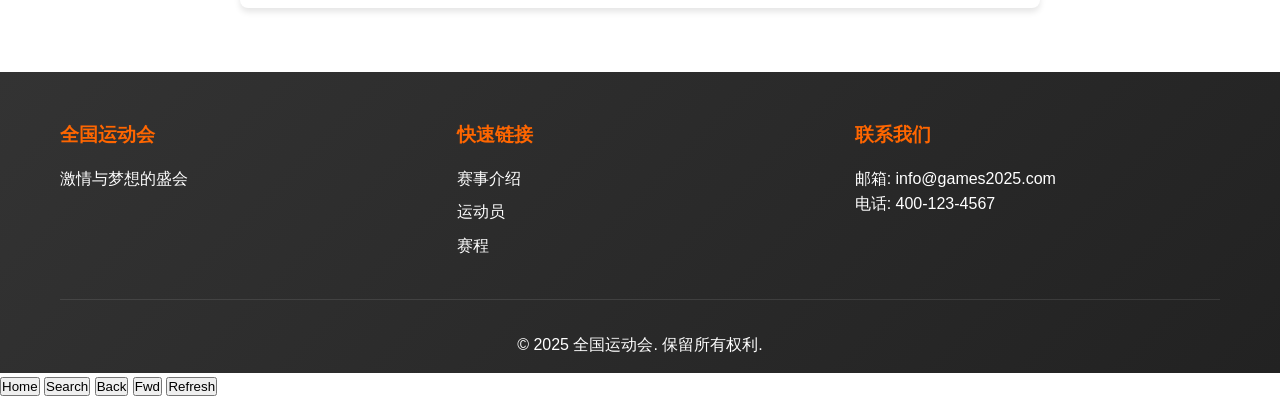
<file: 2025年粤港澳全国运动会的宣传展示网站/news-detail-1.html>
<!DOCTYPE html>
<html lang="zh-CN">
<head>
    <meta charset="UTF-8">
    <meta name="viewport" content="width=device-width, initial-scale=1.0">
    <title>粤港澳首次联合办赛，开创跨境办赛先河 - 2025年全国全运会</title>
    <meta name="description" content="第十五届全国运动会组委会举行新闻发布会，宣布粤港澳大湾区成功举办全运会，彰显一国两制制度优势，为未来更广泛合作提供实践范例">
    <meta name="keywords" content="粤港澳,全运会,跨境办赛,一国两制,大湾区,体育赛事">
    <meta name="theme-color" content="#0066cc">
    <link rel="stylesheet" href="css/all.css">
    <link rel="manifest" href="manifest.json">
</head>
<body>
    <!-- 导航栏 -->
    <nav class="navbar" role="navigation" aria-label="主导航">
        <div class="container">
            <div class="logo">
                <h1><a href="index.html" style="color: white; text-decoration: none;">全国运动会</a></h1>
            </div>
            <ul class="nav-menu">
                <li><a href="index.html">首页</a></li>
                <li><a href="events.html">赛事介绍</a></li>
                <li><a href="athletes.html">运动员展示</a></li>
                <li><a href="schedule.html">赛程日程</a></li>
                <li><a href="news.html" class="active">新闻动态</a></li>
                <li><a href="contact.html">联系我们</a></li>
            </ul>
            <div class="hamburger">
                <span></span>
                <span></span>
                <span></span>
            </div>
        </div>
    </nav>

    <!-- 主要内容 -->
    <main class="container" style="padding-top: 2rem;">
        <a href="news.html" class="back-link">
            返回新闻列表
        </a>

        <article class="news-detail">
            <header class="news-detail-header">
                <h1 class="news-detail-title" data-animate="fade-in">粤港澳首次联合办赛，开创跨境办赛先河</h1>
                <div class="news-detail-meta">
                    <span>📅 发布时间: 2025年9月21日</span>
                    <span>👤 作者: 记者王小明</span>
                    <span>📂 分类: 赛事报道</span>
                    <span>👁️ 阅读: 15,632次</span>
                </div>
            </header>



            <div class="news-detail-content">
                <div class="news-highlight">
                    <strong>🏆 重大突破</strong><br>
                    粤港澳首次联合办赛，开创跨境办赛先河，彰显"一国两制"制度优势
                </div>
                <figure class="news-figure">
                    <img src="./images/粤港澳首次联合办赛.jpg" alt="三地代表团共同入场">
                    <figcaption>11月9日，三地体育代表团在开幕式上共同入场。新华社记者 李鑫 摄</figcaption>
                </figure>

                <h2>制度优势彰显：大湾区协同发展新模式</h2>

                <p>
                    十五运会组委会副主任、国家体育总局副局长佟立新表示，通过举办十五运会，彰显了"一国两制"制度优势，推动了大湾区协同发展，探索出"一事三地、一策三地、一规三地"的新机制，促进了人员、物资、信息等要素高效流动，为区域一体化发展积累有益经验。
                </p>

                <div class="key-points">
                    <h3>三大创新机制</h3>
                    <ul>
                        <li><strong>一事三地</strong> - 同一事项三地协同办理</li>
                        <li><strong>一策三地</strong> - 统一政策三地共同实施</li>
                        <li><strong>一规三地</strong> - 统一标准三地共同遵循</li>
                    </ul>
                </div>

                <p>
                    据悉，国家体育总局将和粤港澳三地签署《关于加强体育合作、促进融合发展的协议》，充分发挥体育在粤港澳大湾区融合发展中的独特作用和综合价值。
                </p>

                <h2>协同创新：多领域深度合作</h2>

                <p>
                    十五运会组委会副主任、广东省委常委王曦表示，粤港澳三地以联合办赛为纽带，在场馆布局、交通衔接、信息系统、食品安全、市场开发、文旅融合等领域，开展了多项协同创新的实践。
                </p>

                <blockquote class="news-quote">
                    "这些机制不仅服务于赛事本身，更为未来粤港澳在更广泛领域的合作提供了可复制、可推广的实践范例。"
                    <cite>—— 王曦，十五运会组委会副主任、广东省委常委</cite>
                </blockquote>

                <h2>跨境赛事：港珠澳大桥上的精彩对决</h2>

                <figure class="news-figure">
                    <img src="./images/港珠澳大桥上的精彩对决.jpg" alt="公路自行车赛">
                    <figcaption>11月8日，公路自行车男子个人赛参赛选手在港珠澳大桥上骑行。新华社记者 梁旭 摄</figcaption>
                </figure>

                <p>
                    特别值得一提的是，本届全运会的公路自行车男子个人赛线路途经港珠澳大桥，实现了跨境"零减速通关"办赛，打破了地域与制度壁垒。这一创新举措不仅为赛事提供了独特的赛道体验，更展现了"一国两制"下湾区建设的丰硕成果。
                </p>

                <h2>香港视角：回归28周年的亮丽答卷</h2>

                <p>
                    十五运会组委会副主任、香港特别行政区政府政务司司长陈国基表示，粤港澳大湾区首次联合办赛的成功经验，不仅是一个重要里程碑，让世界看到中国的实力，也是香港回归祖国28周年，"一国两制"成功实践的有力证明。
                </p>

                <blockquote class="news-quote">
                    "全运会的成功举办，不仅提升香港举办大型体育盛事的能力，更可推动大湾区城市的深度融合与协作，促进大湾区内的民心交流，为三地合作协办大型盛事奠定坚实的基础，进一步提升大湾区的整体竞争力，共同为国家发展作出贡献。"
                    <cite>—— 陈国基，香港特别行政区政府政务司司长</cite>
                </blockquote>

                <h2>澳门行动：构建高效便捷通关体系</h2>

                <p>
                    十五运会组委会副主任、澳门特别行政区政府社会文化司司长柯岚表示，未来澳门将进一步联合粤港搭建沟通平台，促进三地场馆资源、运营机构、文旅企业等开展精准合作，实现资源高效利用。
                </p>

                <p>
                    同时，在"无感通关"方面，澳门将继续推动横琴口岸人脸识别通关系统优化和升级，进一步增加智能通道数量，为日后跨境赛事举办开设便捷通关渠道打下更好的基础。
                </p>

                <h2>展望未来：区域一体化发展新篇章</h2>

                <p>
                    粤港澳三地联合办赛的成功实践，为"一国两制"框架下的区域合作树立了新的标杆。这一创新模式不仅推动了体育事业的协同发展，更为三地在经济、科技、文化等领域的深度融合探索了路径。
                </p>

                <p>
                    随着《关于加强体育合作、促进融合发展的协议》的签署，粤港澳大湾区将在更广阔的舞台上展现协同发展的强大动能，为建设国际一流湾区和世界级城市群贡献力量。
                </p>

                <div class="news-stats">
                    <div class="stat-item">
                        <span class="stat-value">3地</span>
                        <span class="stat-label">联合办赛</span>
                    </div>
                    <div class="stat-item">
                        <span class="stat-value">28年</span>
                        <span class="stat-label">香港回归</span>
                    </div>
                    <div class="stat-item">
                        <span class="stat-value">多个领域</span>
                        <span class="stat-label">协同创新</span>
                    </div>
                    <div class="stat-item">
                        <span class="stat-value">新机制</span>
                        <span class="stat-label">三地一策</span>
                    </div>
                </div>

                <div class="news-highlight">
                    <strong>📌 相关链接</strong><br>
                    • <a href="athletes.html" style="color: var(--primary-color);">了解更多运动员信息</a><br>
                    • <a href="schedule.html" style="color: var(--primary-color);">查看完整赛程安排</a><br>
                    • <a href="events.html" style="color: var(--primary-color);">了解比赛项目详情</a><br>
                    • <a href="news.html" style="color: var(--primary-color);">浏览更多新闻动态</a>
                </div>
            </div>

            <div class="related-news" data-animate="slide-up">
                <h3>相关新闻</h3>
                <div class="related-links">
                    <a href="news-detail-2.html">
                       开幕式三大首创，同心之火耀湾区
                    </a>
                    <a href="news-detail-8.html">
                        00 后新星集体爆发，多项纪录被刷新
                    </a>
                    <a href="news-detail-3.html">
                        汪顺成全运 “金牌王”
                    </a>
                </div>
            </div>
        </article>
    </main>

    <!-- 页脚 -->
    <footer class="footer" style="margin-top: 4rem;">
        <div class="container">
            <div class="footer-content">
                <div class="footer-section">
                    <h3>全国运动会</h3>
                    <p>激情与梦想的盛会</p>
                </div>
                <div class="footer-section">
                    <h3>快速链接</h3>
                    <ul>
                        <li><a href="events.html">赛事介绍</a></li>
                        <li><a href="athletes.html">运动员</a></li>
                        <li><a href="schedule.html">赛程</a></li>
                    </ul>
                </div>
                <div class="footer-section">
                    <h3>联系我们</h3>
                    <p>邮箱: info@games2025.com</p>
                    <p>电话: 400-123-4567</p>
                </div>
            </div>
            <div class="footer-bottom">
                <p>&copy; 2025 全国运动会. 保留所有权利.</p>
            </div>
        </div>
    </footer>


    <script src="js/main.js"></script>
    <script src="js/interactions.js"></script>
    <script src="js/enhanced-interactions.js"></script>
</body>
</html>
</file>
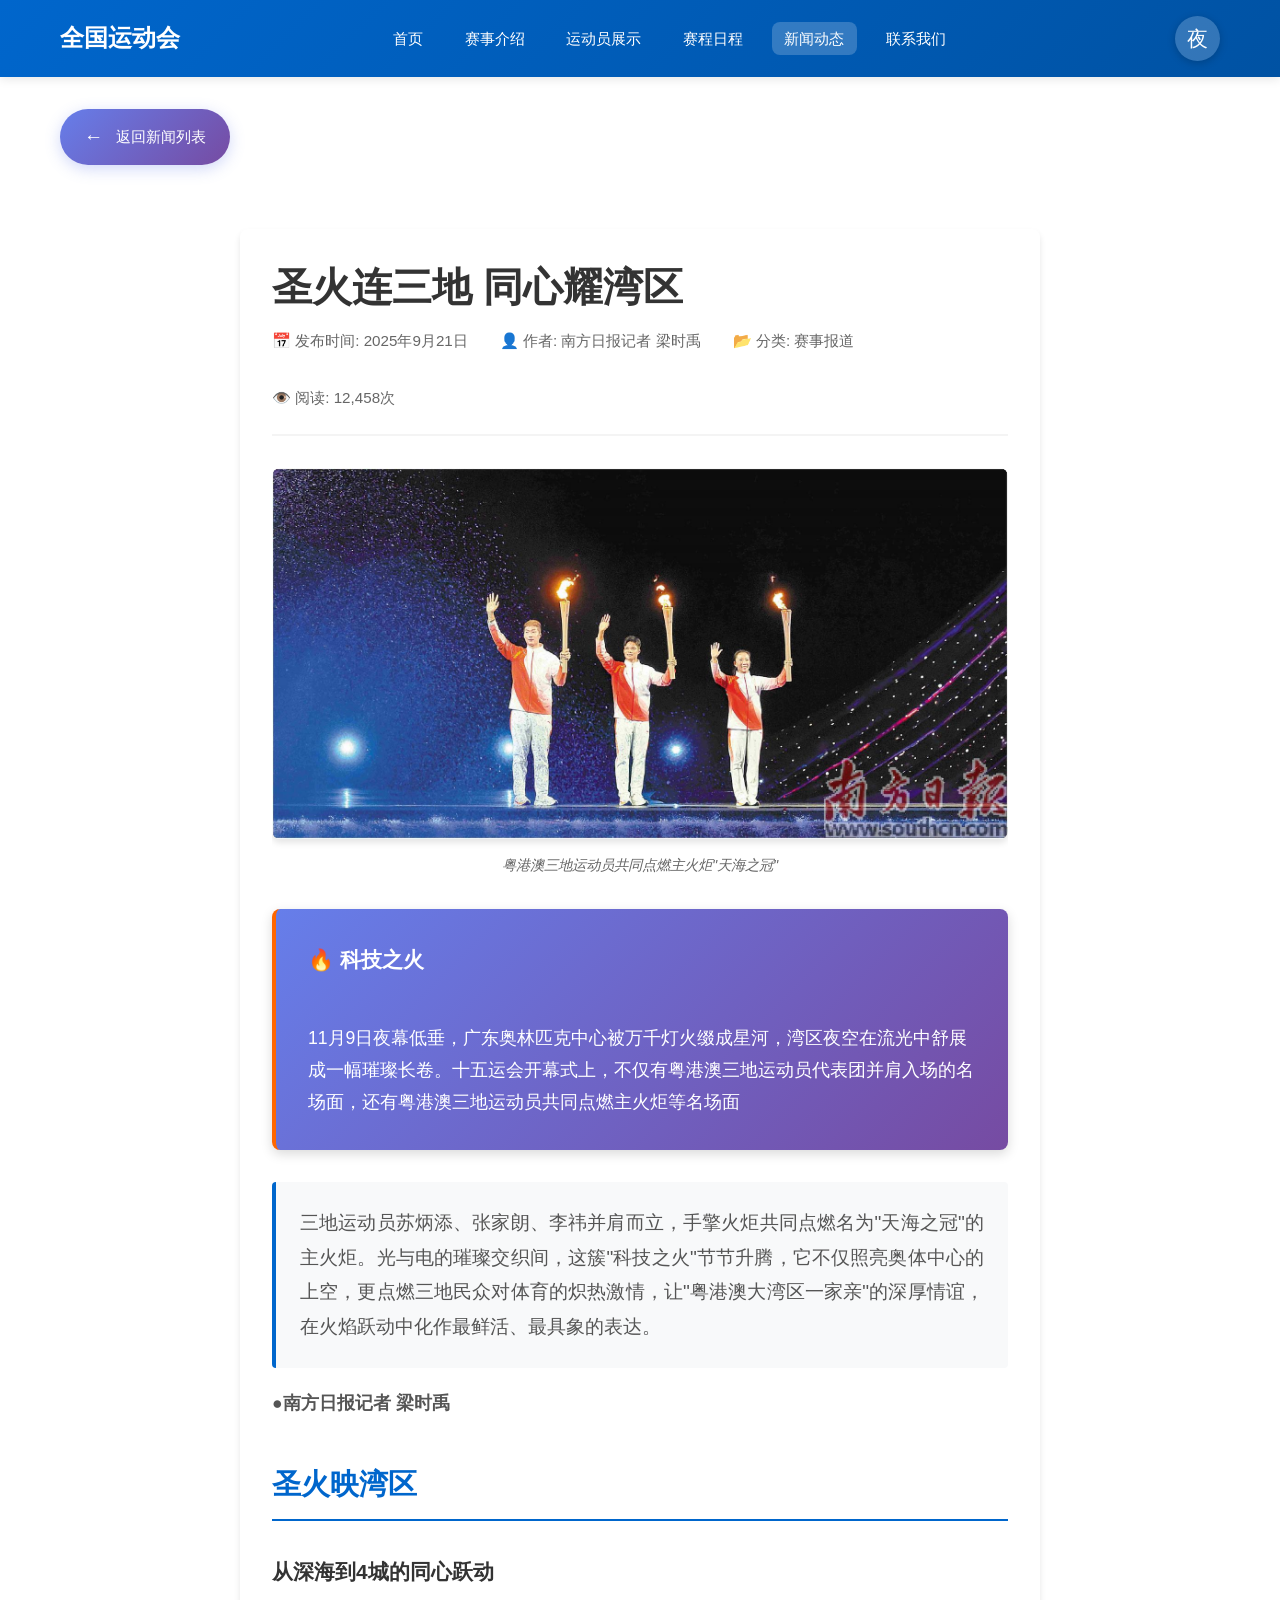
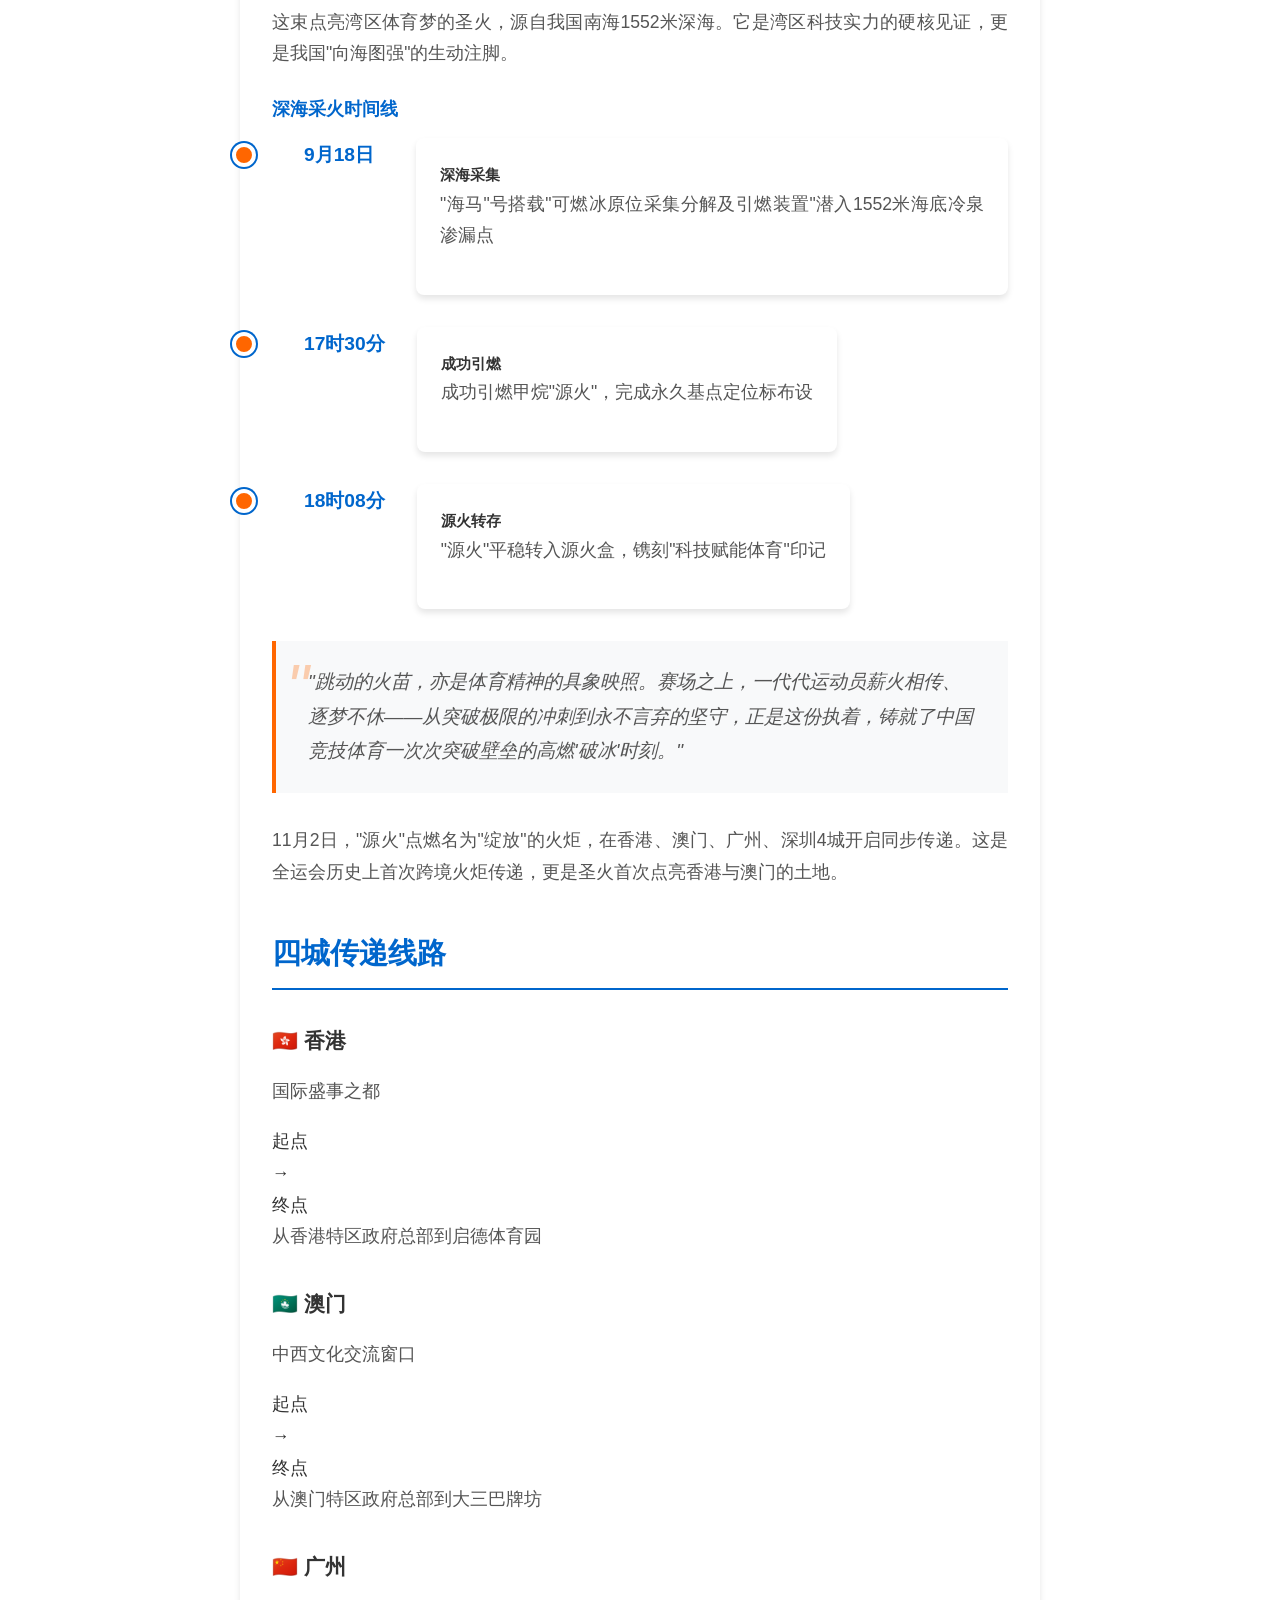
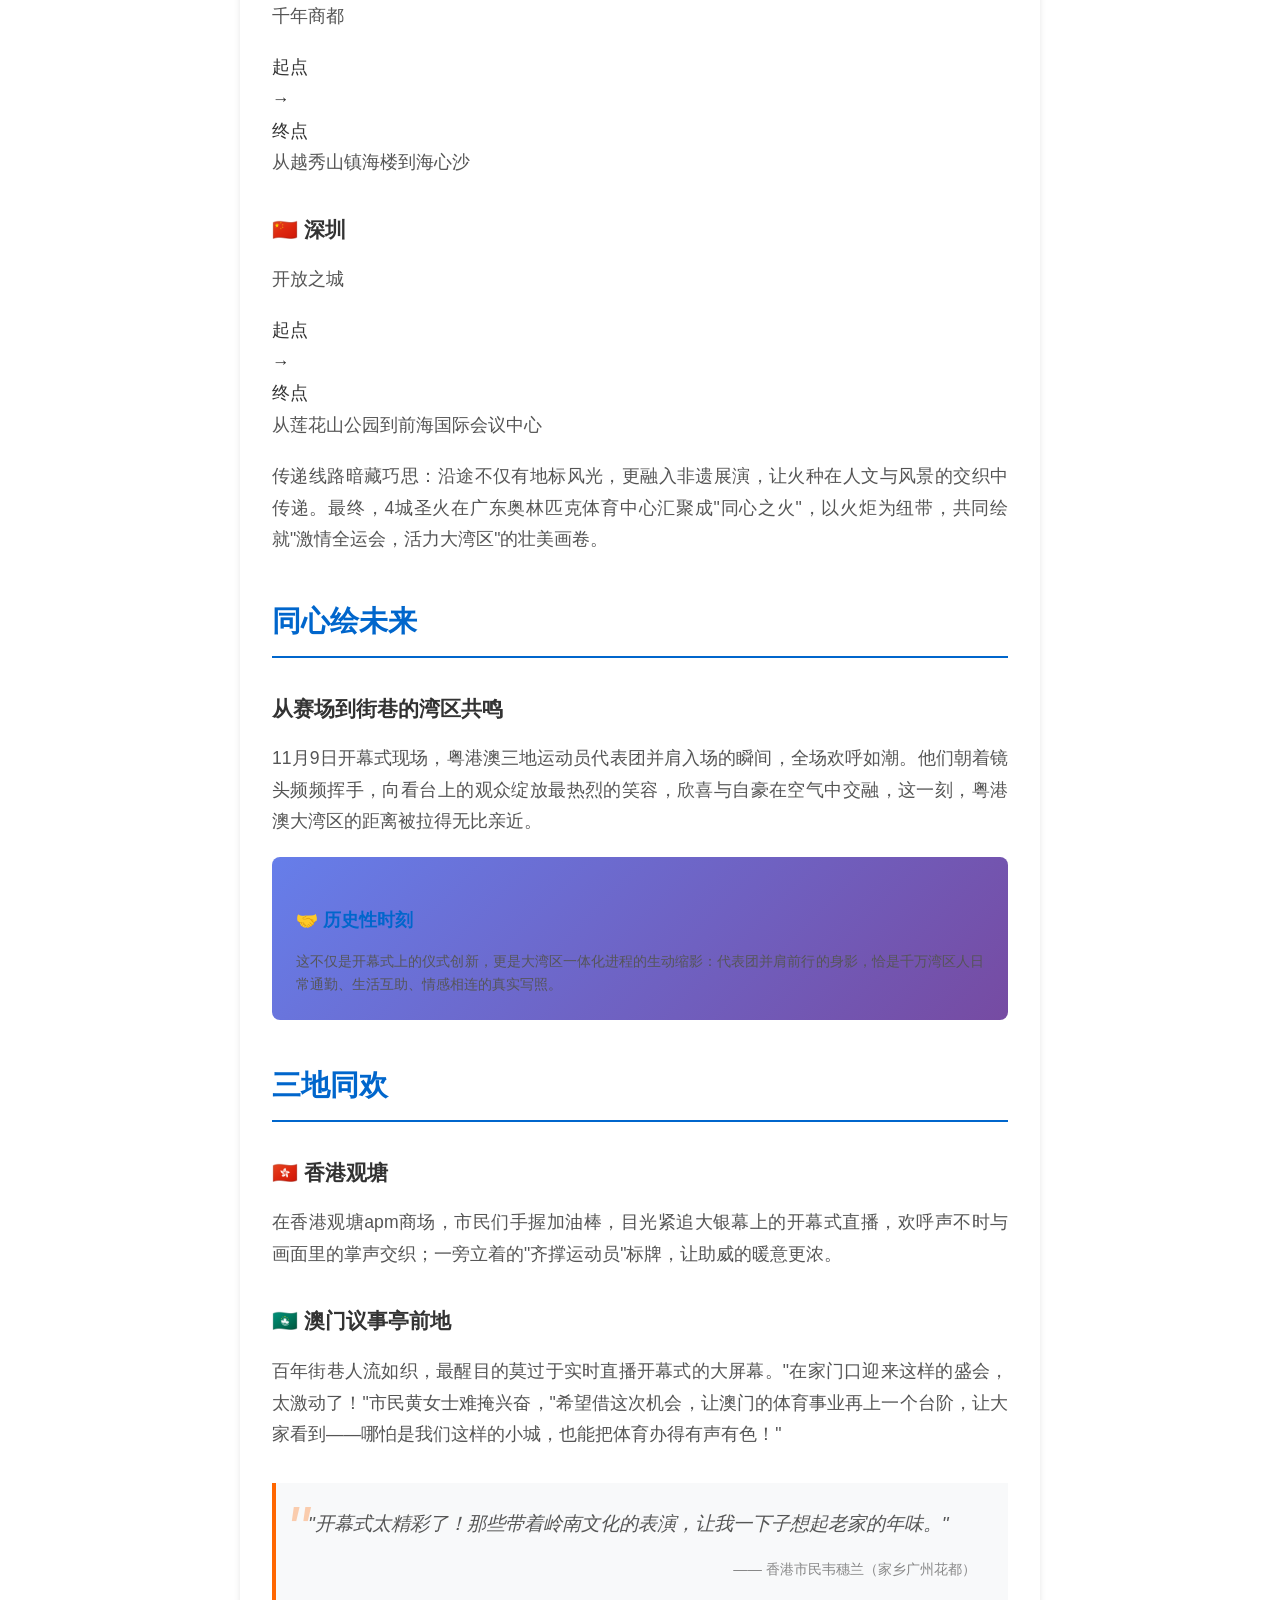
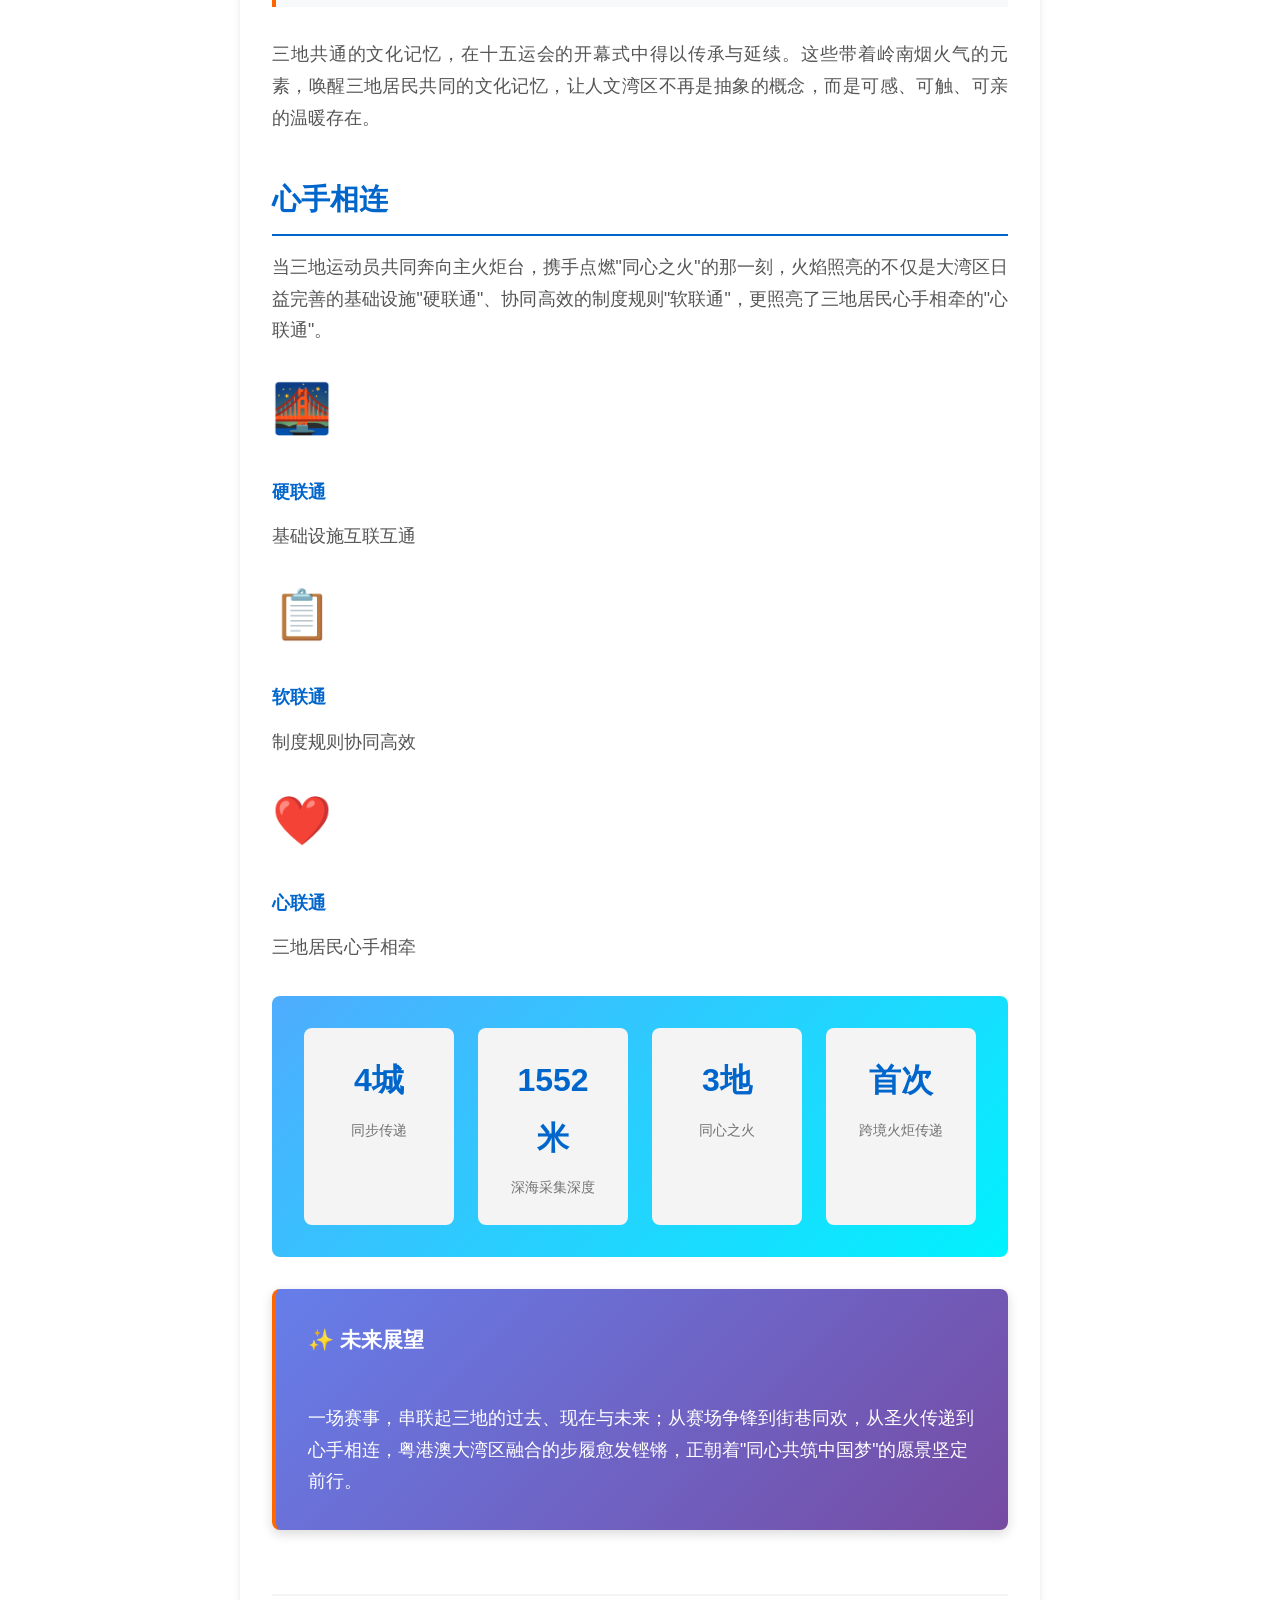
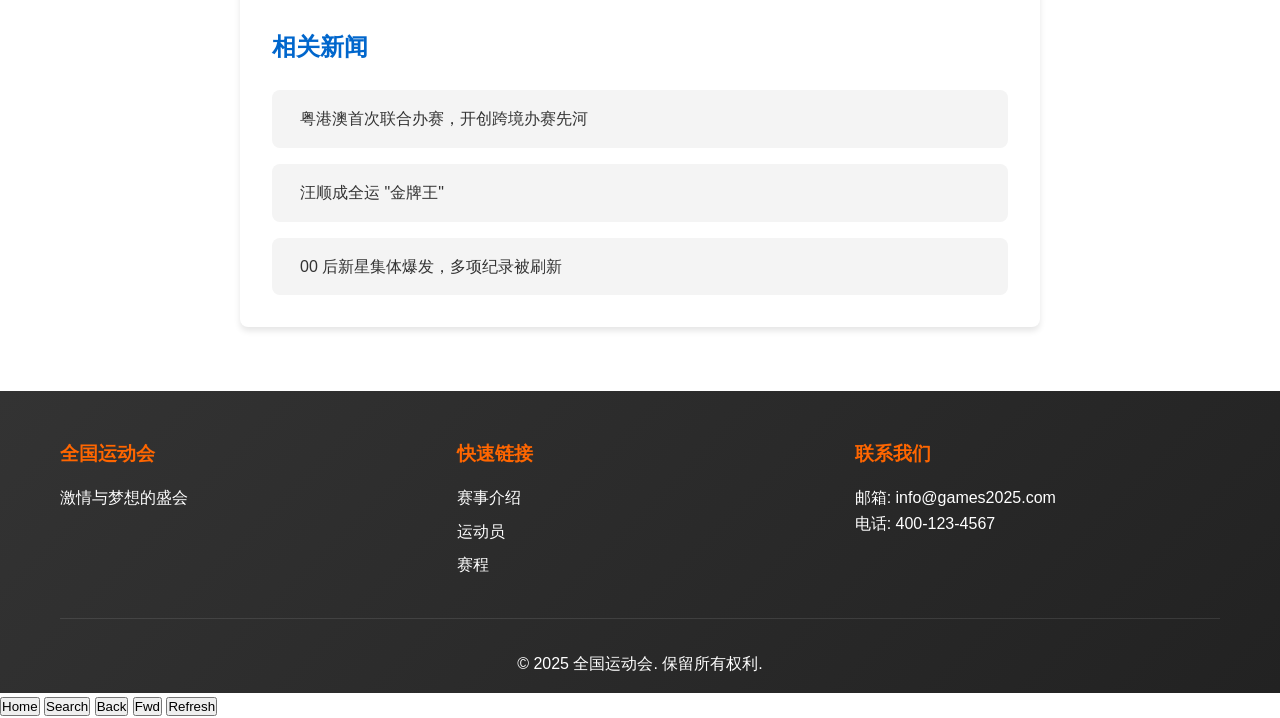
<file: 2025年粤港澳全国运动会的宣传展示网站/news-detail-2.html>
<!DOCTYPE html>
<html lang="zh-CN">
<head>
    <meta charset="UTF-8">
    <meta name="viewport" content="width=device-width, initial-scale=1.0">
    <title>圣火连三地 同心耀湾区 - 2025年全国全运会开幕式专题</title>
    <meta name="description" content="第十五届全运会开幕式精彩纷呈，粤港澳三地运动员代表团并肩入场，共同点燃主火炬天海之冠，从深海采集源火到四城传递圣火，科技与人文完美融合">
    <meta name="keywords" content="全运会开幕式,圣火传递,粤港澳三地,湾区,同心之火,天海之冠,科技之火">
    <meta name="theme-color" content="#0066cc">
    <link rel="stylesheet" href="css/all.css">
    <link rel="manifest" href="manifest.json">
</head>
<body>
    <!-- 导航栏 -->
    <nav class="navbar" role="navigation" aria-label="主导航">
        <div class="container">
            <div class="logo">
                <h1><a href="index.html" style="color: white; text-decoration: none;">全国运动会</a></h1>
            </div>
            <ul class="nav-menu">
                <li><a href="index.html">首页</a></li>
                <li><a href="events.html">赛事介绍</a></li>
                <li><a href="athletes.html">运动员展示</a></li>
                <li><a href="schedule.html">赛程日程</a></li>
                <li><a href="news.html" class="active">新闻动态</a></li>
                <li><a href="contact.html">联系我们</a></li>
            </ul>
            <div class="hamburger">
                <span></span>
                <span></span>
                <span></span>
            </div>
        </div>
    </nav>

    <!-- 主要内容 -->
    <main class="container" style="padding-top: 2rem;">
        <a href="news.html" class="back-link">
            返回新闻列表
        </a>

        <article class="news-detail">
            <header class="news-detail-header">
                <h1 class="news-detail-title" data-animate="fade-in">圣火连三地 同心耀湾区</h1>
                <div class="news-detail-meta">
                    <span>📅 发布时间: 2025年9月21日</span>
                    <span>👤 作者: 南方日报记者 梁时禹</span>
                    <span>📂 分类: 赛事报道</span>
                    <span>👁️ 阅读: 12,458次</span>
                </div>
            </header>

            <div class="news-detail-hero" data-animate="zoom-in">
                <img src="./images/圣火连三地 同心耀湾区.jpg" alt="圣火连三地">
                <p class="image-caption">粤港澳三地运动员共同点燃主火炬"天海之冠"</p>
            </div>

            <div class="news-detail-content">
                <div class="news-highlight">
                    <strong>🔥 科技之火</strong><br>
                    11月9日夜幕低垂，广东奥林匹克中心被万千灯火缀成星河，湾区夜空在流光中舒展成一幅璀璨长卷。十五运会开幕式上，不仅有粤港澳三地运动员代表团并肩入场的名场面，还有粤港澳三地运动员共同点燃主火炬等名场面
                </div>

                <p class="lead">
                    三地运动员苏炳添、张家朗、李祎并肩而立，手擎火炬共同点燃名为"天海之冠"的主火炬。光与电的璀璨交织间，这簇"科技之火"节节升腾，它不仅照亮奥体中心的上空，更点燃三地民众对体育的炽热激情，让"粤港澳大湾区一家亲"的深厚情谊，在火焰跃动中化作最鲜活、最具象的表达。
                </p>

                <div class="byline">
                    <p><strong>●南方日报记者 梁时禹</strong></p>
                </div>

                <section class="content-section">
                    <h2>圣火映湾区</h2>
                    <h3>从深海到4城的同心跃动</h3>

                    <p>
                        这束点亮湾区体育梦的圣火，源自我国南海1552米深海。它是湾区科技实力的硬核见证，更是我国"向海图强"的生动注脚。
                    </p>

                    <div class="timeline-highlight">
                        <h4>深海采火时间线</h4>
                        <div class="timeline-container">
                            <div class="timeline-item">
                                <div class="timeline-time">9月18日</div>
                                <div class="timeline-content">
                                    <h5>深海采集</h5>
                                    <p>"海马"号搭载"可燃冰原位采集分解及引燃装置"潜入1552米海底冷泉渗漏点</p>
                                </div>
                            </div>
                            <div class="timeline-item">
                                <div class="timeline-time">17时30分</div>
                                <div class="timeline-content">
                                    <h5>成功引燃</h5>
                                    <p>成功引燃甲烷"源火"，完成永久基点定位标布设</p>
                                </div>
                            </div>
                            <div class="timeline-item">
                                <div class="timeline-time">18时08分</div>
                                <div class="timeline-content">
                                    <h5>源火转存</h5>
                                    <p>"源火"平稳转入源火盒，镌刻"科技赋能体育"印记</p>
                                </div>
                            </div>
                        </div>
                    </div>

                    <blockquote class="news-quote">
                        "跳动的火苗，亦是体育精神的具象映照。赛场之上，一代代运动员薪火相传、逐梦不休——从突破极限的冲刺到永不言弃的坚守，正是这份执着，铸就了中国竞技体育一次次突破壁垒的高燃'破冰'时刻。"
                    </blockquote>

                    <p>
                        11月2日，"源火"点燃名为"绽放"的火炬，在香港、澳门、广州、深圳4城开启同步传递。这是全运会历史上首次跨境火炬传递，更是圣火首次点亮香港与澳门的土地。
                    </p>
                </section>

                <section class="content-section">
                    <h2>四城传递线路</h2>

                    <div class="route-grid">
                        <div class="route-card">
                            <div class="route-header">
                                <h3>🇭🇰 香港</h3>
                                <p class="route-theme">国际盛事之都</p>
                            </div>
                            <div class="route-path">
                                <span>起点</span>
                                <div class="arrow">→</div>
                                <span>终点</span>
                            </div>
                            <p class="route-details">从香港特区政府总部到启德体育园</p>
                        </div>

                        <div class="route-card">
                            <div class="route-header">
                                <h3>🇲🇴 澳门</h3>
                                <p class="route-theme">中西文化交流窗口</p>
                            </div>
                            <div class="route-path">
                                <span>起点</span>
                                <div class="arrow">→</div>
                                <span>终点</span>
                            </div>
                            <p class="route-details">从澳门特区政府总部到大三巴牌坊</p>
                        </div>

                        <div class="route-card">
                            <div class="route-header">
                                <h3>🇨🇳 广州</h3>
                                <p class="route-theme">千年商都</p>
                            </div>
                            <div class="route-path">
                                <span>起点</span>
                                <div class="arrow">→</div>
                                <span>终点</span>
                            </div>
                            <p class="route-details">从越秀山镇海楼到海心沙</p>
                        </div>

                        <div class="route-card">
                            <div class="route-header">
                                <h3>🇨🇳 深圳</h3>
                                <p class="route-theme">开放之城</p>
                            </div>
                            <div class="route-path">
                                <span>起点</span>
                                <div class="arrow">→</div>
                                <span>终点</span>
                            </div>
                            <p class="route-details">从莲花山公园到前海国际会议中心</p>
                        </div>
                    </div>

                    <p>
                        传递线路暗藏巧思：沿途不仅有地标风光，更融入非遗展演，让火种在人文与风景的交织中传递。最终，4城圣火在广东奥林匹克体育中心汇聚成"同心之火"，以火炬为纽带，共同绘就"激情全运会，活力大湾区"的壮美画卷。
                    </p>
                </section>

                <section class="content-section">
                    <h2>同心绘未来</h2>
                    <h3>从赛场到街巷的湾区共鸣</h3>

                    <p>
                        11月9日开幕式现场，粤港澳三地运动员代表团并肩入场的瞬间，全场欢呼如潮。他们朝着镜头频频挥手，向看台上的观众绽放最热烈的笑容，欣喜与自豪在空气中交融，这一刻，粤港澳大湾区的距离被拉得无比亲近。
                    </p>

                    <div class="highlight-box">
                        <h4>🤝 历史性时刻</h4>
                        <p>
                            这不仅是开幕式上的仪式创新，更是大湾区一体化进程的生动缩影：代表团并肩前行的身影，恰是千万湾区人日常通勤、生活互助、情感相连的真实写照。
                        </p>
                    </div>
                </section>

                <section class="content-section">
                    <h2>三地同欢</h2>

                    <div class="stories-grid">
                        <div class="story-card">
                            <h3>🇭🇰 香港观塘</h3>
                            <p>
                                在香港观塘apm商场，市民们手握加油棒，目光紧追大银幕上的开幕式直播，欢呼声不时与画面里的掌声交织；一旁立着的"齐撑运动员"标牌，让助威的暖意更浓。
                            </p>
                        </div>

                        <div class="story-card">
                            <h3>🇲🇴 澳门议事亭前地</h3>
                            <p>
                                百年街巷人流如织，最醒目的莫过于实时直播开幕式的大屏幕。"在家门口迎来这样的盛会，太激动了！"市民黄女士难掩兴奋，"希望借这次机会，让澳门的体育事业再上一个台阶，让大家看到——哪怕是我们这样的小城，也能把体育办得有声有色！"
                            </p>
                        </div>
                    </div>

                    <blockquote class="news-quote">
                        "开幕式太精彩了！那些带着岭南文化的表演，让我一下子想起老家的年味。"
                        <cite>—— 香港市民韦穗兰（家乡广州花都）</cite>
                    </blockquote>

                    <p>
                        三地共通的文化记忆，在十五运会的开幕式中得以传承与延续。这些带着岭南烟火气的元素，唤醒三地居民共同的文化记忆，让人文湾区不再是抽象的概念，而是可感、可触、可亲的温暖存在。
                    </p>
                </section>

                <section class="content-section">
                    <h2>心手相连</h2>

                    <p>
                        当三地运动员共同奔向主火炬台，携手点燃"同心之火"的那一刻，火焰照亮的不仅是大湾区日益完善的基础设施"硬联通"、协同高效的制度规则"软联通"，更照亮了三地居民心手相牵的"心联通"。
                    </p>

                    <div class="connection-vision">
                        <div class="vision-item">
                            <div class="vision-icon">🌉</div>
                            <h4>硬联通</h4>
                            <p>基础设施互联互通</p>
                        </div>
                        <div class="vision-icon">📋</div>
                        <h4>软联通</h4>
                        <p>制度规则协同高效</p>
                        <div class="vision-icon">❤️</div>
                        <h4>心联通</h4>
                        <p>三地居民心手相牵</p>
                    </div>
                </section>

                <div class="news-stats">
                    <div class="stat-item">
                        <span class="stat-value">4城</span>
                        <span class="stat-label">同步传递</span>
                    </div>
                    <div class="stat-item">
                        <span class="stat-value">1552米</span>
                        <span class="stat-label">深海采集深度</span>
                    </div>
                    <div class="stat-item">
                        <span class="stat-value">3地</span>
                        <span class="stat-label">同心之火</span>
                    </div>
                    <div class="stat-item">
                        <span class="stat-value">首次</span>
                        <span class="stat-label">跨境火炬传递</span>
                    </div>
                </div>

                <div class="news-highlight">
                    <strong>✨ 未来展望</strong><br>
                    一场赛事，串联起三地的过去、现在与未来；从赛场争锋到街巷同欢，从圣火传递到心手相连，粤港澳大湾区融合的步履愈发铿锵，正朝着"同心共筑中国梦"的愿景坚定前行。
                </div>
            </div>

            <div class="related-news" data-animate="slide-up">
                <h3>相关新闻</h3>
                <div class="related-links">
                    <a href="news-detail-1.html">
                        粤港澳首次联合办赛，开创跨境办赛先河
                    </a>
                    <a href="news-detail-3.html">
                        汪顺成全运 "金牌王"
                    </a>
                    <a href="news-detail-8.html">
                        00 后新星集体爆发，多项纪录被刷新
                    </a>
                </div>
            </div>
        </article>
    </main>

    <!-- 页脚 -->
    <footer class="footer" style="margin-top: 4rem;">
        <div class="container">
            <div class="footer-content">
                <div class="footer-section">
                    <h3>全国运动会</h3>
                    <p>激情与梦想的盛会</p>
                </div>
                <div class="footer-section">
                    <h3>快速链接</h3>
                    <ul>
                        <li><a href="events.html">赛事介绍</a></li>
                        <li><a href="athletes.html">运动员</a></li>
                        <li><a href="schedule.html">赛程</a></li>
                    </ul>
                </div>
                <div class="footer-section">
                    <h3>联系我们</h3>
                    <p>邮箱: info@games2025.com</p>
                    <p>电话: 400-123-4567</p>
                </div>
            </div>
            <div class="footer-bottom">
                <p>&copy; 2025 全国运动会. 保留所有权利.</p>
            </div>
        </div>
    </footer>


    <script src="js/main.js"></script>
    <script src="js/interactions.js"></script>
    <script src="js/enhanced-interactions.js"></script>
</body>
</html>
</file>
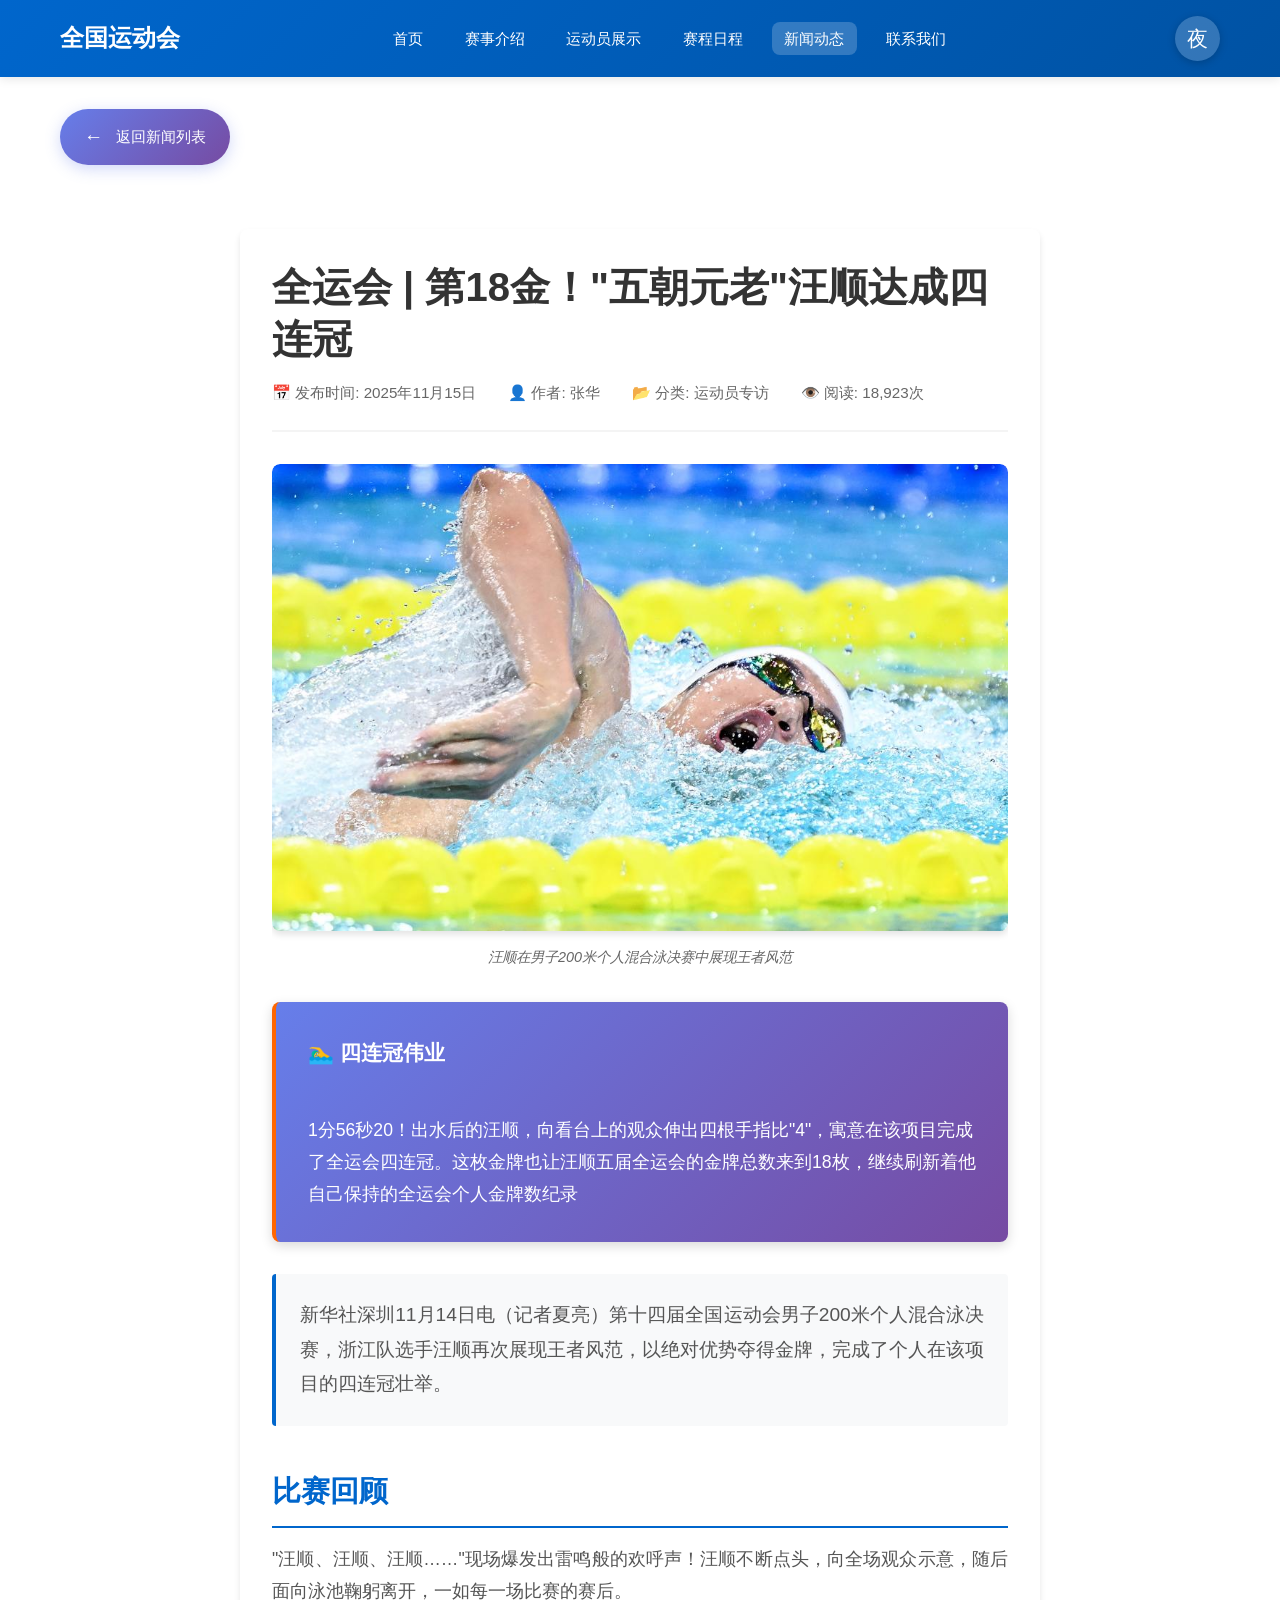
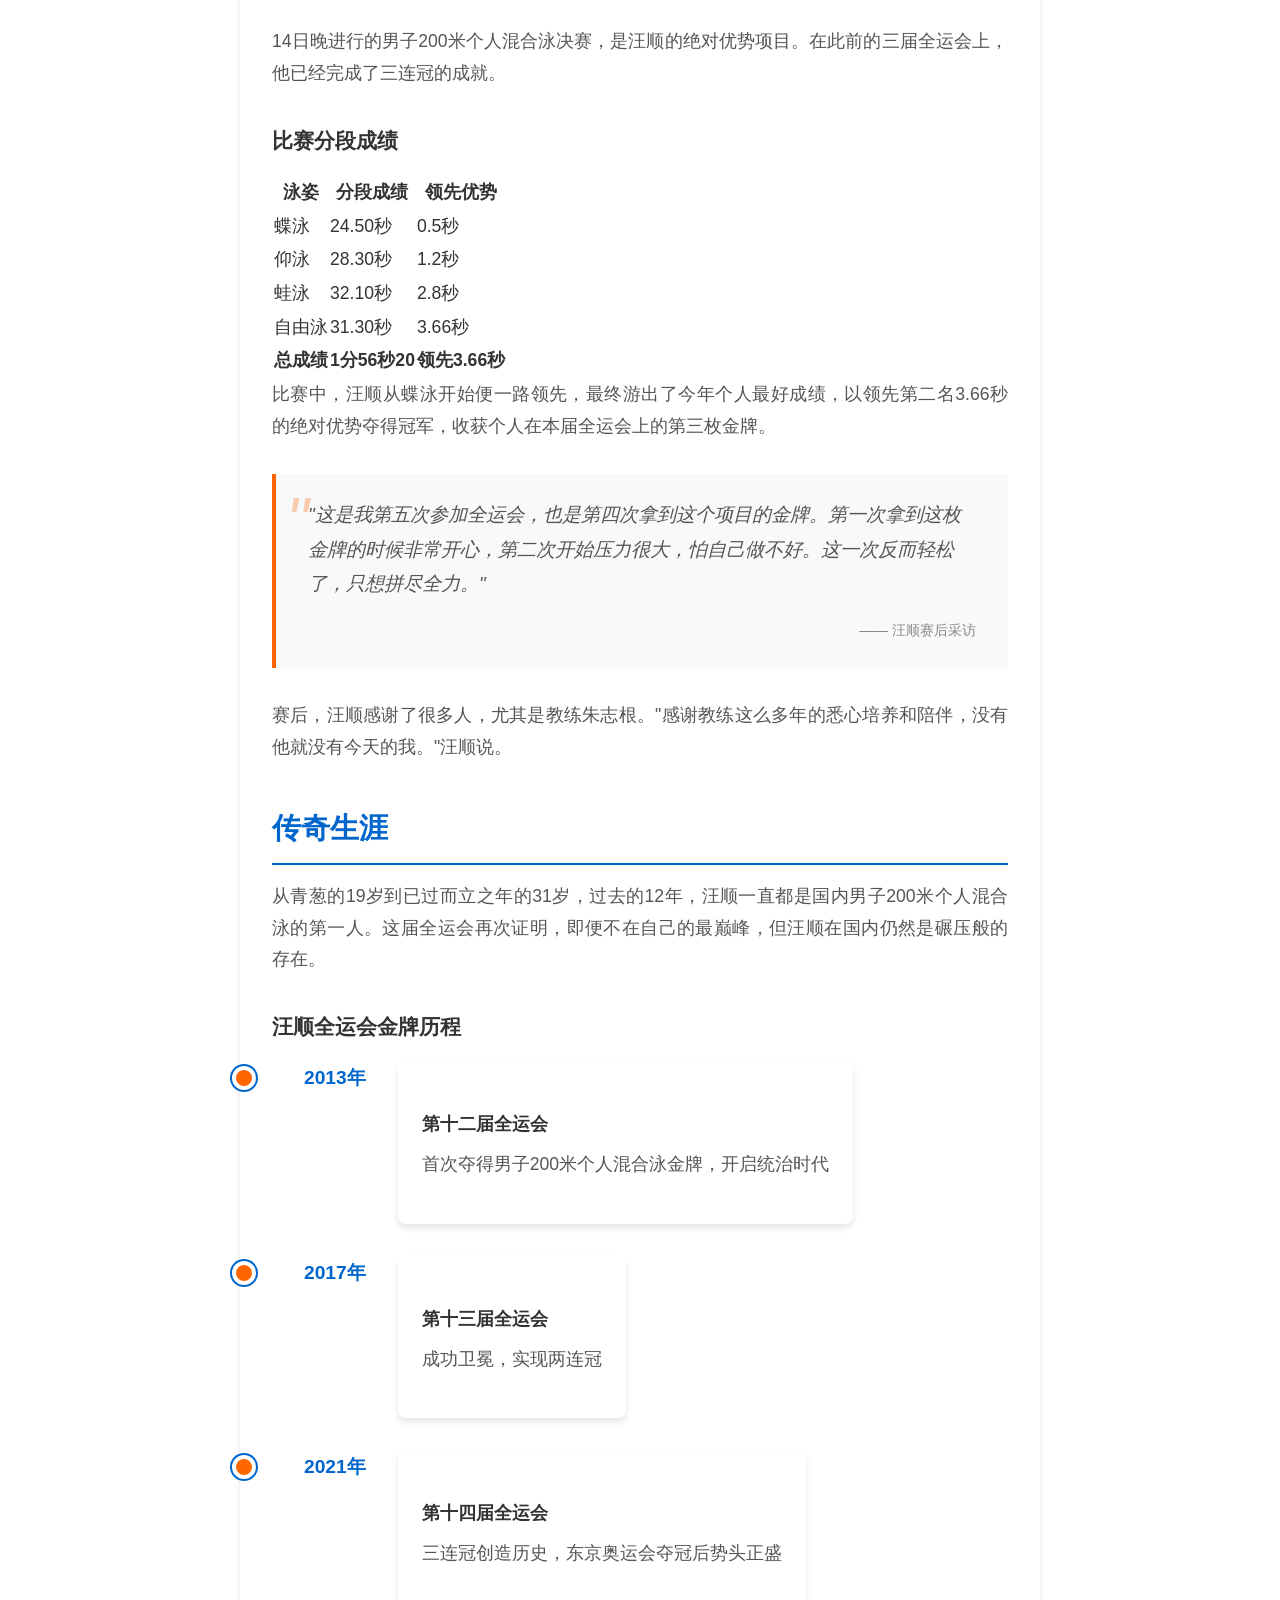
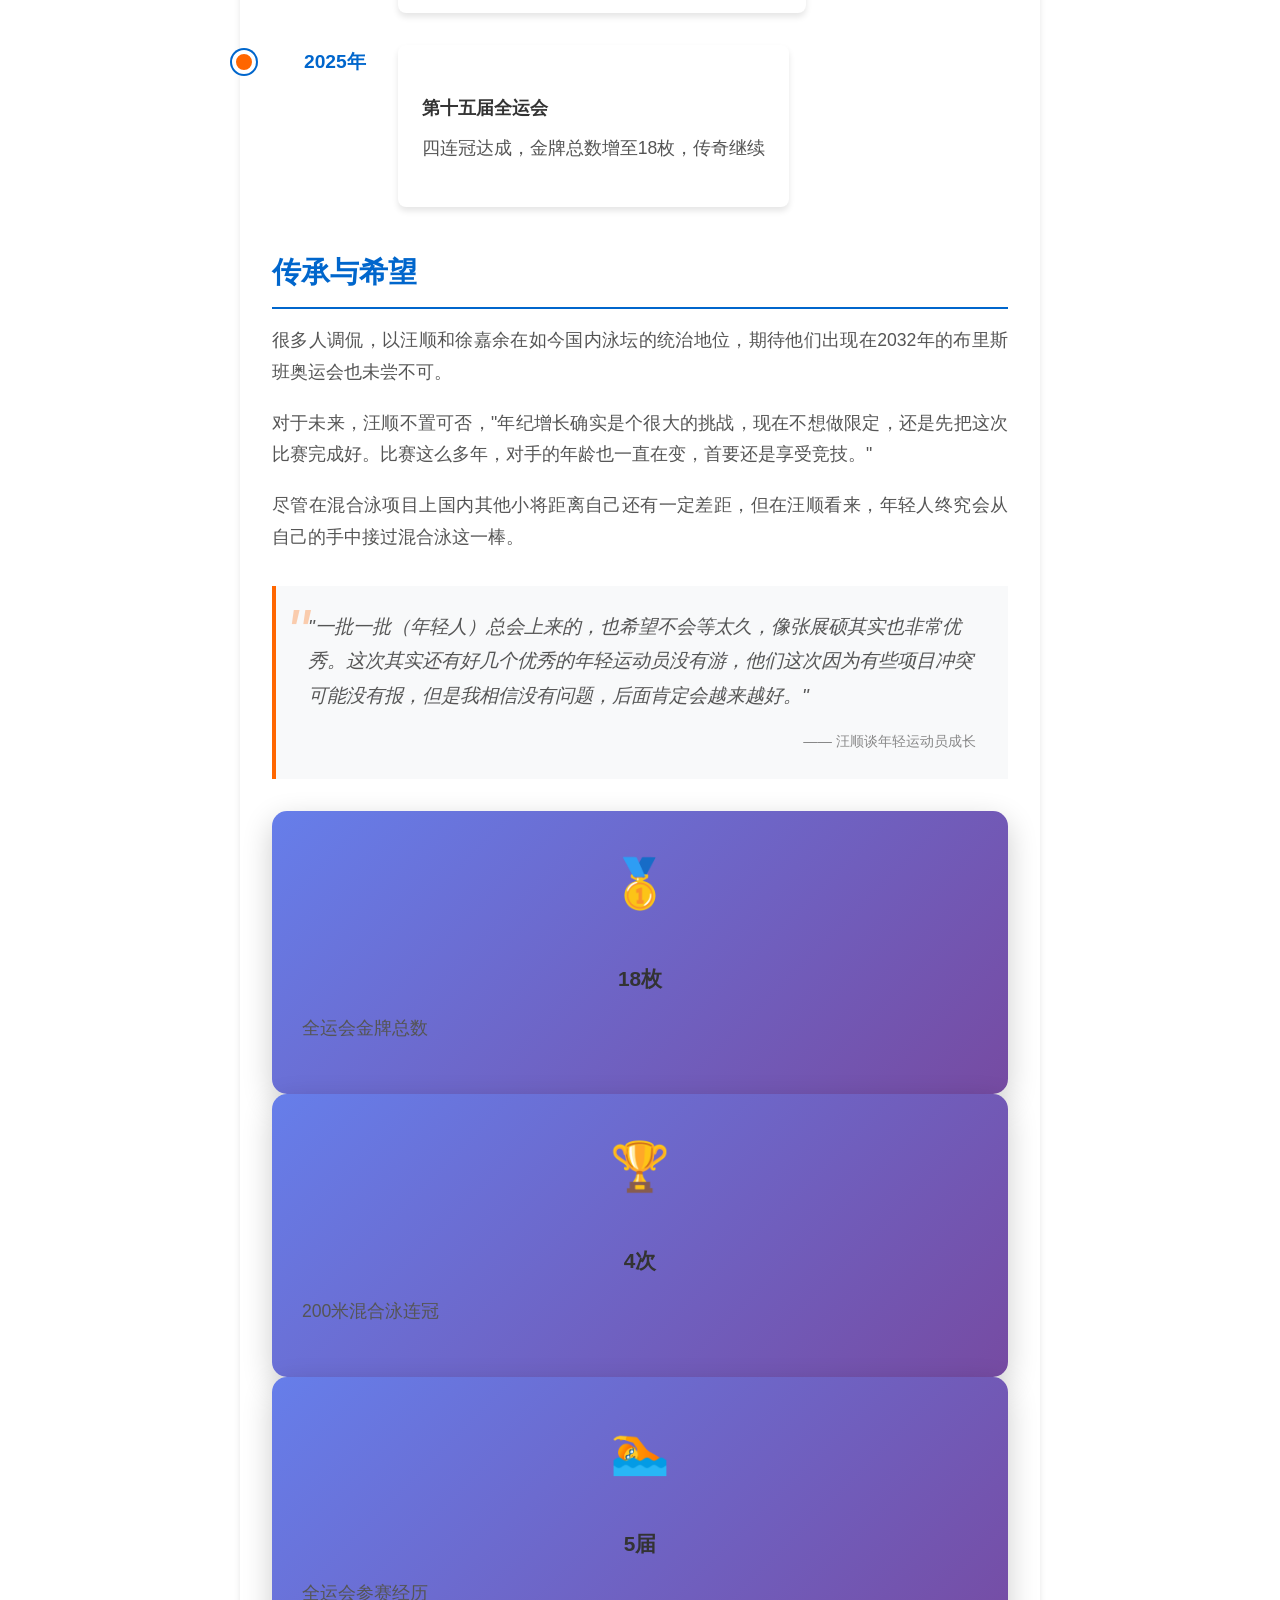
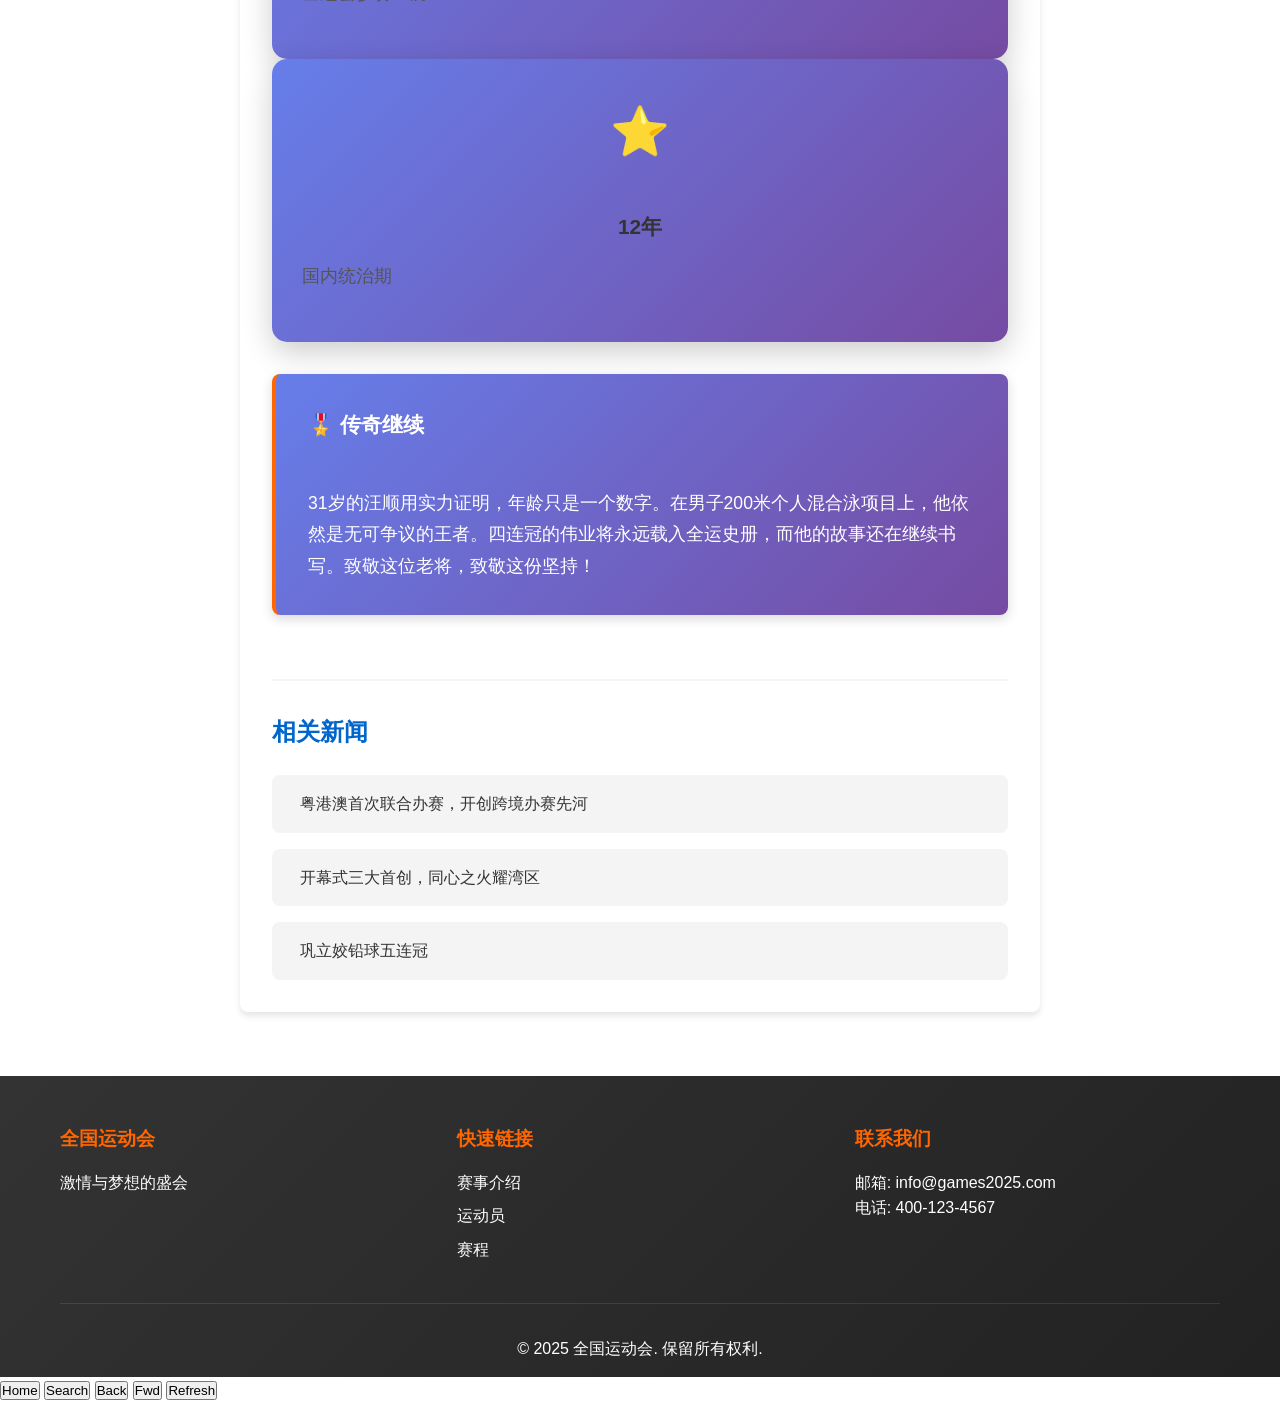
<file: 2025年粤港澳全国运动会的宣传展示网站/news-detail-3.html>
<!DOCTYPE html>
<html lang="zh-CN">
<head>
    <meta charset="UTF-8">
    <meta name="viewport" content="width=device-width, initial-scale=1.0">
    <title>全运会 | 第18金！"五朝元老"汪顺达成四连冠 - 2025年全国全运会</title>
    <meta name="description" content="游泳名将汪顺在第十五届全运会男子200米个人混合泳决赛中以1分56秒20的成绩夺冠，完成四连冠壮举，五届全运会金牌总数达18枚">
    <meta name="keywords" content="汪顺,游泳,四连冠,五朝元老,混合泳,全运会,金牌">
    <meta name="theme-color" content="#0066cc">
    <link rel="stylesheet" href="css/all.css">
    <link rel="manifest" href="manifest.json">
</head>
<body>
    <!-- 导航栏 -->
    <nav class="navbar" role="navigation" aria-label="主导航">
        <div class="container">
            <div class="logo">
                <h1><a href="index.html" style="color: white; text-decoration: none;">全国运动会</a></h1>
            </div>
            <ul class="nav-menu">
                <li><a href="index.html">首页</a></li>
                <li><a href="events.html">赛事介绍</a></li>
                <li><a href="athletes.html">运动员展示</a></li>
                <li><a href="schedule.html">赛程日程</a></li>
                <li><a href="news.html" class="active">新闻动态</a></li>
                <li><a href="contact.html">联系我们</a></li>
            </ul>
            <div class="hamburger">
                <span></span>
                <span></span>
                <span></span>
            </div>
        </div>
    </nav>

    <!-- 主要内容 -->
    <main class="container" style="padding-top: 2rem;">
        <a href="news.html" class="back-link">
            返回新闻列表
        </a>

        <article class="news-detail">
            <header class="news-detail-header">
                <h1 class="news-detail-title" data-animate="fade-in">全运会 | 第18金！"五朝元老"汪顺达成四连冠</h1>
                <div class="news-detail-meta">
                    <span>📅 发布时间: 2025年11月15日</span>
                    <span>👤 作者: 张华</span>
                    <span>📂 分类: 运动员专访</span>
                    <span>👁️ 阅读: 18,923次</span>
                </div>
            </header>

            <div class="news-detail-hero" data-animate="zoom-in">
                <img src="./images/汪顺游泳.jpg" alt="汪顺在比赛中">
                <p class="image-caption">汪顺在男子200米个人混合泳决赛中展现王者风范</p>
            </div>

            <div class="news-detail-content">
                <div class="news-highlight">
                    <strong>🏊‍♂️ 四连冠伟业</strong><br>
                    1分56秒20！出水后的汪顺，向看台上的观众伸出四根手指比"4"，寓意在该项目完成了全运会四连冠。这枚金牌也让汪顺五届全运会的金牌总数来到18枚，继续刷新着他自己保持的全运会个人金牌数纪录
                </div>

                <p class="lead">
                    新华社深圳11月14日电（记者夏亮）第十四届全国运动会男子200米个人混合泳决赛，浙江队选手汪顺再次展现王者风范，以绝对优势夺得金牌，完成了个人在该项目的四连冠壮举。
                </p>

                <h2>比赛回顾</h2>

                <p>
                    "汪顺、汪顺、汪顺……"现场爆发出雷鸣般的欢呼声！汪顺不断点头，向全场观众示意，随后面向泳池鞠躬离开，一如每一场比赛的赛后。
                </p>

                <p>
                    14日晚进行的男子200米个人混合泳决赛，是汪顺的绝对优势项目。在此前的三届全运会上，他已经完成了三连冠的成就。
                </p>

                <div class="race-analysis">
                    <h3>比赛分段成绩</h3>
                    <table>
                        <thead>
                            <tr>
                                <th>泳姿</th>
                                <th>分段成绩</th>
                                <th>领先优势</th>
                            </tr>
                        </thead>
                        <tbody>
                            <tr>
                                <td>蝶泳</td>
                                <td>24.50秒</td>
                                <td>0.5秒</td>
                            </tr>
                            <tr>
                                <td>仰泳</td>
                                <td>28.30秒</td>
                                <td>1.2秒</td>
                            </tr>
                            <tr>
                                <td>蛙泳</td>
                                <td>32.10秒</td>
                                <td>2.8秒</td>
                            </tr>
                            <tr>
                                <td>自由泳</td>
                                <td>31.30秒</td>
                                <td>3.66秒</td>
                            </tr>
                            <tr class="total-row">
                                <td><strong>总成绩</strong></td>
                                <td><strong>1分56秒20</strong></td>
                                <td><strong>领先3.66秒</strong></td>
                            </tr>
                        </tbody>
                    </table>
                </div>

                <p>
                    比赛中，汪顺从蝶泳开始便一路领先，最终游出了今年个人最好成绩，以领先第二名3.66秒的绝对优势夺得冠军，收获个人在本届全运会上的第三枚金牌。
                </p>

                <blockquote class="news-quote">
                    "这是我第五次参加全运会，也是第四次拿到这个项目的金牌。第一次拿到这枚金牌的时候非常开心，第二次开始压力很大，怕自己做不好。这一次反而轻松了，只想拼尽全力。"
                    <cite>—— 汪顺赛后采访</cite>
                </blockquote>

                <p>
                    赛后，汪顺感谢了很多人，尤其是教练朱志根。"感谢教练这么多年的悉心培养和陪伴，没有他就没有今天的我。"汪顺说。
                </p>

                <h2>传奇生涯</h2>

                <p>
                    从青葱的19岁到已过而立之年的31岁，过去的12年，汪顺一直都是国内男子200米个人混合泳的第一人。这届全运会再次证明，即便不在自己的最巅峰，但汪顺在国内仍然是碾压般的存在。
                </p>

                <div class="achievements-timeline">
                    <h3>汪顺全运会金牌历程</h3>
                    <div class="timeline-container">
                        <div class="timeline-item">
                            <div class="timeline-year">2013年</div>
                            <div class="timeline-content">
                                <h4>第十二届全运会</h4>
                                <p>首次夺得男子200米个人混合泳金牌，开启统治时代</p>
                            </div>
                        </div>

                        <div class="timeline-item">
                            <div class="timeline-year">2017年</div>
                            <div class="timeline-content">
                                <h4>第十三届全运会</h4>
                                <p>成功卫冕，实现两连冠</p>
                            </div>
                        </div>

                        <div class="timeline-item">
                            <div class="timeline-year">2021年</div>
                            <div class="timeline-content">
                                <h4>第十四届全运会</h4>
                                <p>三连冠创造历史，东京奥运会夺冠后势头正盛</p>
                            </div>
                        </div>

                        <div class="timeline-item">
                            <div class="timeline-year">2025年</div>
                            <div class="timeline-content">
                                <h4>第十五届全运会</h4>
                                <p>四连冠达成，金牌总数增至18枚，传奇继续</p>
                            </div>
                        </div>
                    </div>
                </div>

                <h2>传承与希望</h2>

                <p>
                    很多人调侃，以汪顺和徐嘉余在如今国内泳坛的统治地位，期待他们出现在2032年的布里斯班奥运会也未尝不可。
                </p>

                <p>
                    对于未来，汪顺不置可否，"年纪增长确实是个很大的挑战，现在不想做限定，还是先把这次比赛完成好。比赛这么多年，对手的年龄也一直在变，首要还是享受竞技。"
                </p>

                <p>
                    尽管在混合泳项目上国内其他小将距离自己还有一定差距，但在汪顺看来，年轻人终究会从自己的手中接过混合泳这一棒。
                </p>

                <blockquote class="news-quote">
                    "一批一批（年轻人）总会上来的，也希望不会等太久，像张展硕其实也非常优秀。这次其实还有好几个优秀的年轻运动员没有游，他们这次因为有些项目冲突可能没有报，但是我相信没有问题，后面肯定会越来越好。"
                    <cite>—— 汪顺谈年轻运动员成长</cite>
                </blockquote>

                <div class="career-stats">
                    <div class="stat-card">
                        <div class="stat-icon">🥇</div>
                        <h3>18枚</h3>
                        <p>全运会金牌总数</p>
                    </div>

                    <div class="stat-card">
                        <div class="stat-icon">🏆</div>
                        <h3>4次</h3>
                        <p>200米混合泳连冠</p>
                    </div>

                    <div class="stat-card">
                        <div class="stat-icon">🏊</div>
                        <h3>5届</h3>
                        <p>全运会参赛经历</p>
                    </div>

                    <div class="stat-card">
                        <div class="stat-icon">⭐</div>
                        <h3>12年</h3>
                        <p>国内统治期</p>
                    </div>
                </div>

                <div class="news-highlight">
                    <strong>🎖️ 传奇继续</strong><br>
                    31岁的汪顺用实力证明，年龄只是一个数字。在男子200米个人混合泳项目上，他依然是无可争议的王者。四连冠的伟业将永远载入全运史册，而他的故事还在继续书写。致敬这位老将，致敬这份坚持！
                </div>
            </div>

            <div class="related-news" data-animate="slide-up">
                <h3>相关新闻</h3>
                <div class="related-links">
                    <a href="news-detail-1.html">
                        粤港澳首次联合办赛，开创跨境办赛先河
                    </a>
                    <a href="news-detail-2.html">
                       开幕式三大首创，同心之火耀湾区
                    </a>
                    <a href="news-detail-6.html">
                       巩立姣铅球五连冠
                    </a>
                </div>
            </div>
        </article>
    </main>

    <!-- 页脚 -->
    <footer class="footer" style="margin-top: 4rem;">
        <div class="container">
            <div class="footer-content">
                <div class="footer-section">
                    <h3>全国运动会</h3>
                    <p>激情与梦想的盛会</p>
                </div>
                <div class="footer-section">
                    <h3>快速链接</h3>
                    <ul>
                        <li><a href="events.html">赛事介绍</a></li>
                        <li><a href="athletes.html">运动员</a></li>
                        <li><a href="schedule.html">赛程</a></li>
                    </ul>
                </div>
                <div class="footer-section">
                    <h3>联系我们</h3>
                    <p>邮箱: info@games2025.com</p>
                    <p>电话: 400-123-4567</p>
                </div>
            </div>
            <div class="footer-bottom">
                <p>&copy; 2025 全国运动会. 保留所有权利.</p>
            </div>
        </div>
    </footer>


    <script src="js/main.js"></script>
    <script src="js/interactions.js"></script>
    <script src="js/enhanced-interactions.js"></script>
</body>
</html>
</file>
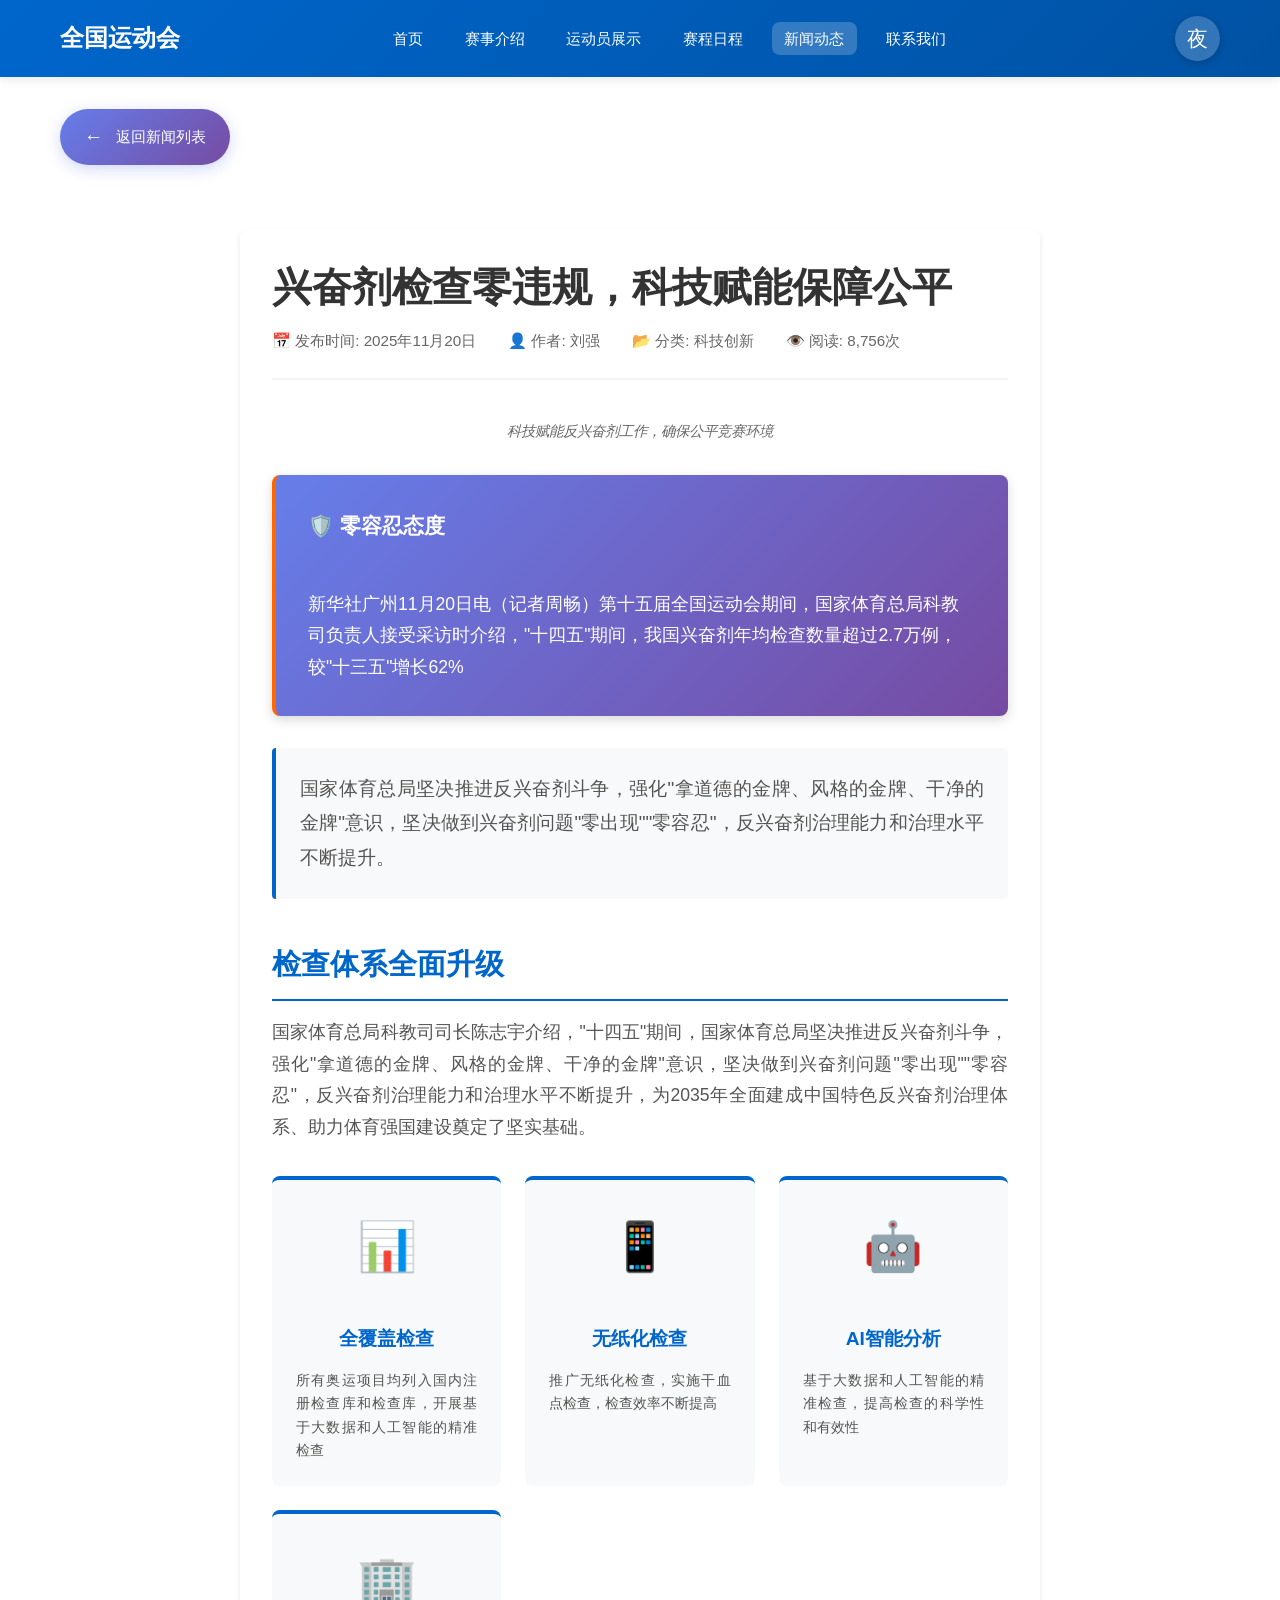
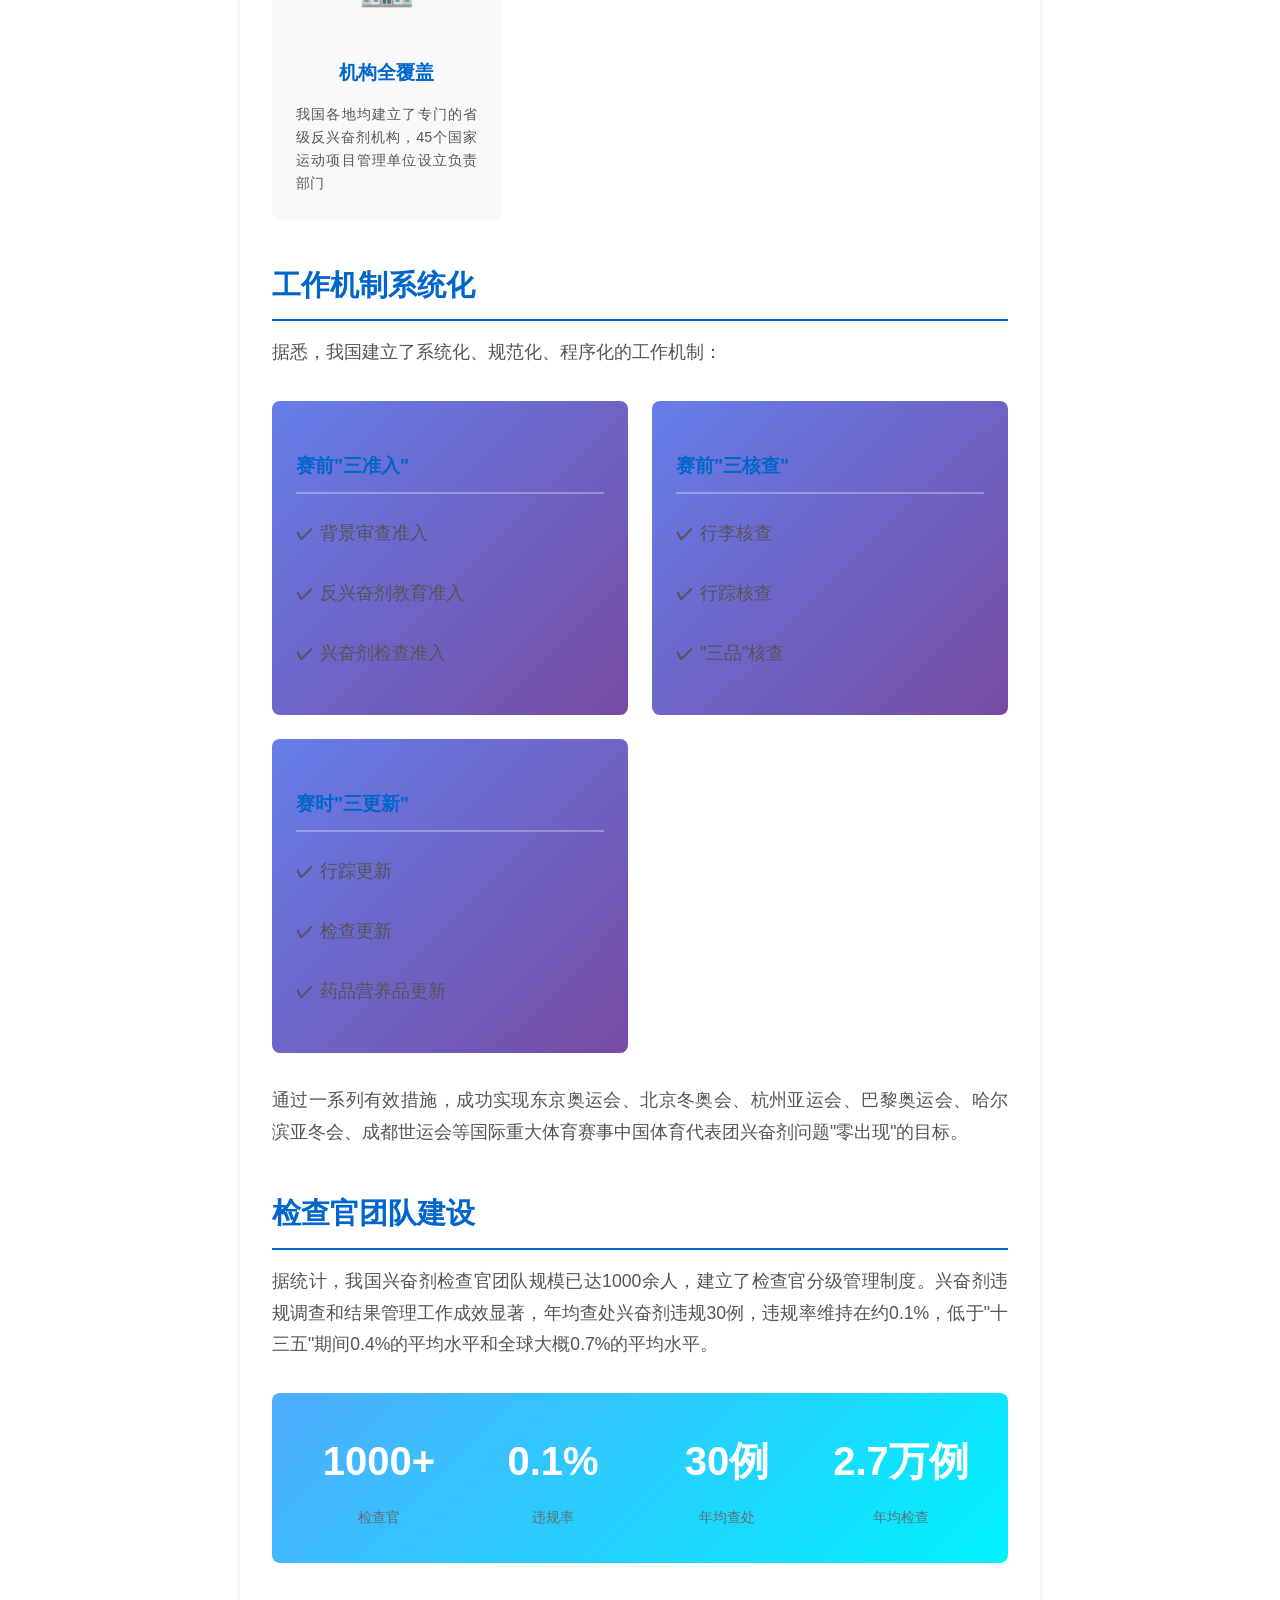
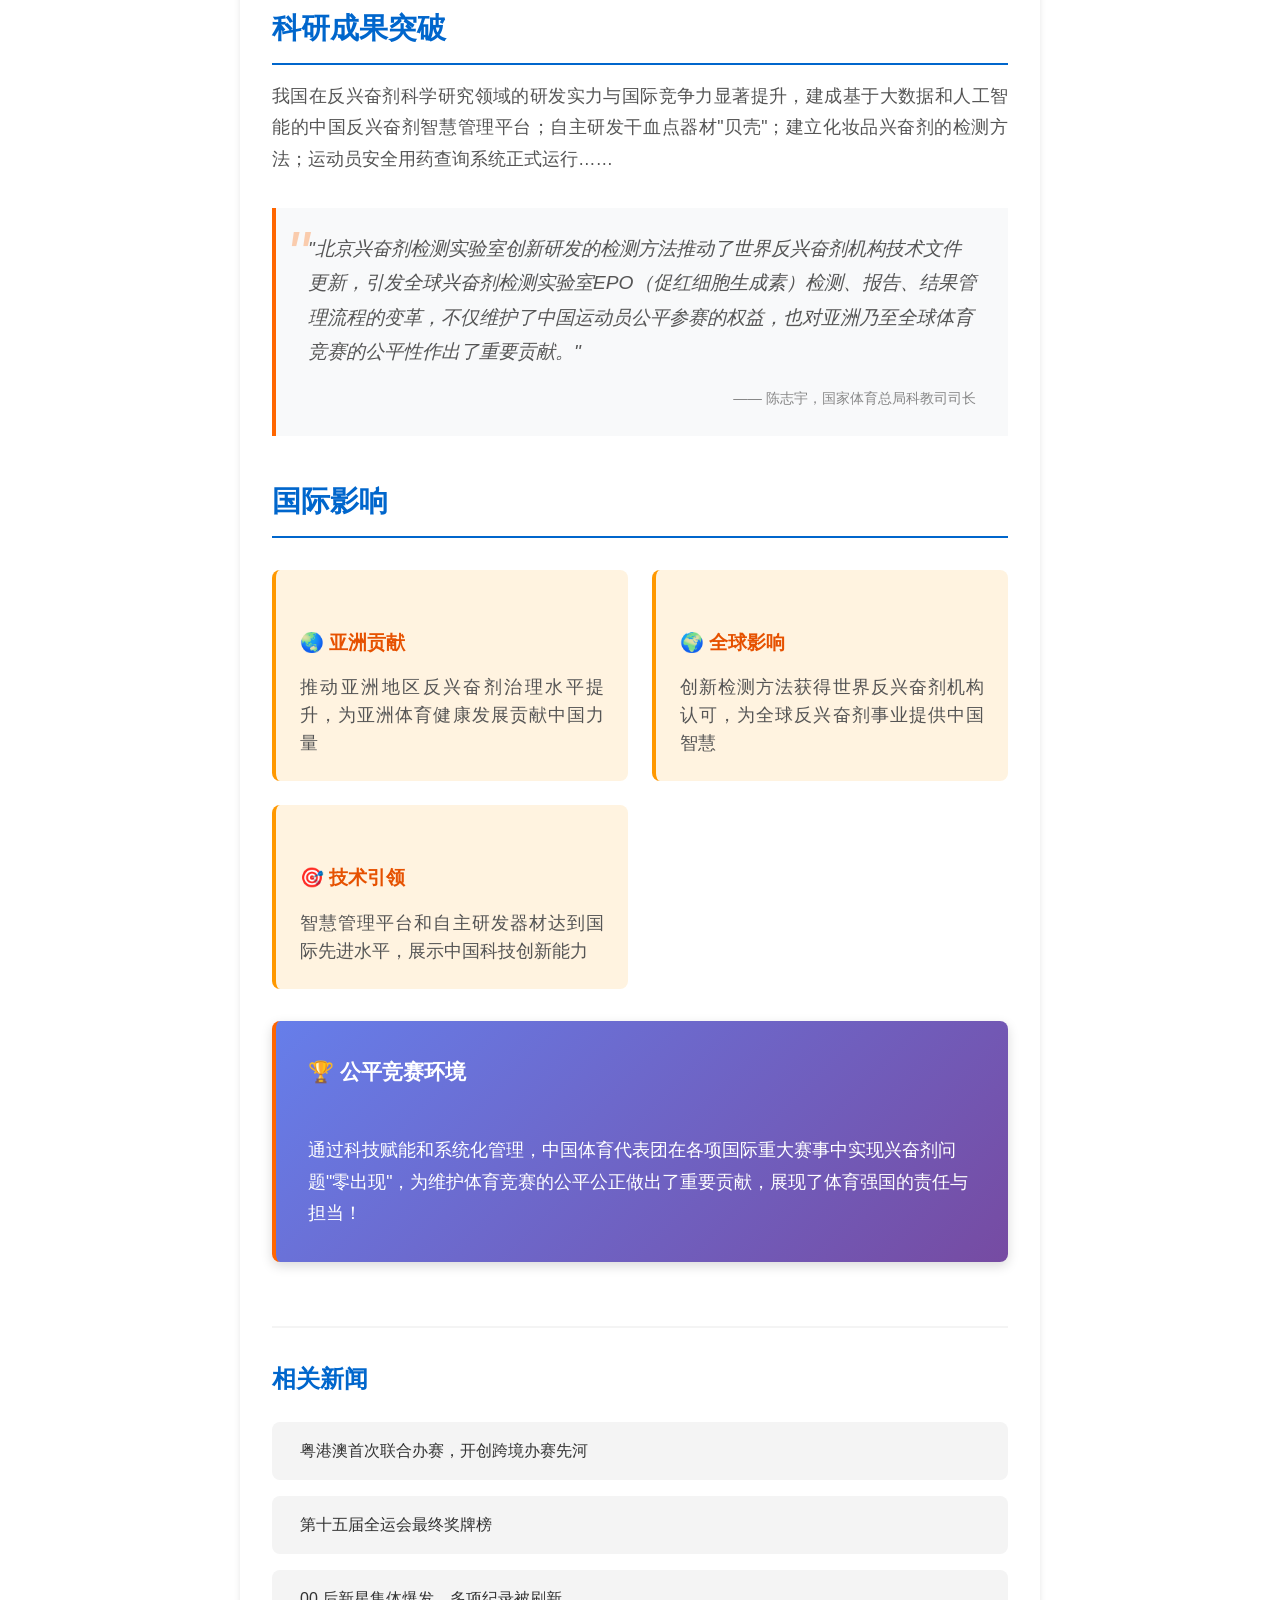
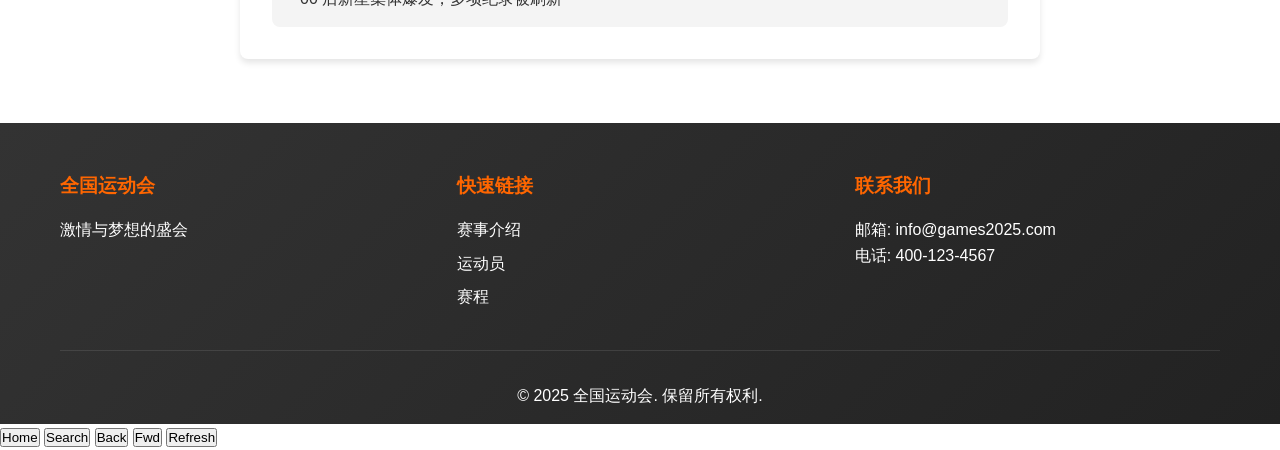
<file: 2025年粤港澳全国运动会的宣传展示网站/news-detail-4.html>
<!DOCTYPE html>
<html lang="zh-CN">
<head>
    <meta charset="UTF-8">
    <meta name="viewport" content="width=device-width, initial-scale=1.0">
    <title>兴奋剂检查零违规，科技赋能保障公平 - 2025年全国全运会</title>
    <meta name="description" content="第十五届全运会期间，国家体育总局介绍反兴奋剂工作成果，十四五期间年均检查数量超2.7万例，实现兴奋剂问题零出现零容忍目标">
    <meta name="keywords" content="兴奋剂检查,零违规,科技赋能,公平竞赛,反兴奋剂,智慧管理平台">
    <meta name="theme-color" content="#0066cc">
    <link rel="stylesheet" href="css/all.css">
    <link rel="manifest" href="manifest.json">
</head>
<body>
    <!-- 导航栏 -->
    <nav class="navbar" role="navigation" aria-label="主导航">
        <div class="container">
            <div class="logo">
                <h1><a href="index.html" style="color: white; text-decoration: none;">全国运动会</a></h1>
            </div>
            <ul class="nav-menu">
                <li><a href="index.html">首页</a></li>
                <li><a href="events.html">赛事介绍</a></li>
                <li><a href="athletes.html">运动员展示</a></li>
                <li><a href="schedule.html">赛程日程</a></li>
                <li><a href="news.html" class="active">新闻动态</a></li>
                <li><a href="contact.html">联系我们</a></li>
            </ul>
            <div class="hamburger">
                <span></span>
                <span></span>
                <span></span>
            </div>
        </div>
    </nav>

    <!-- 主要内容 -->
    <main class="container" style="padding-top: 2rem;">
        <a href="news.html" class="back-link">
            返回新闻列表
        </a>

        <article class="news-detail">
            <header class="news-detail-header">
                <h1 class="news-detail-title" data-animate="fade-in">兴奋剂检查零违规，科技赋能保障公平</h1>
                <div class="news-detail-meta">
                    <span>📅 发布时间: 2025年11月20日</span>
                    <span>👤 作者: 刘强</span>
                    <span>📂 分类: 科技创新</span>
                    <span>👁️ 阅读: 8,756次</span>
                </div>
            </header>

            <div class="news-detail-hero" data-animate="zoom-in">
                <p class="image-caption">科技赋能反兴奋剂工作，确保公平竞赛环境</p>
            </div>

            <div class="news-detail-content">
                <div class="news-highlight">
                    <strong>🛡️ 零容忍态度</strong><br>
                    新华社广州11月20日电（记者周畅）第十五届全国运动会期间，国家体育总局科教司负责人接受采访时介绍，"十四五"期间，我国兴奋剂年均检查数量超过2.7万例，较"十三五"增长62%
                </div>

                <p class="lead">
                    国家体育总局坚决推进反兴奋剂斗争，强化"拿道德的金牌、风格的金牌、干净的金牌"意识，坚决做到兴奋剂问题"零出现""零容忍"，反兴奋剂治理能力和治理水平不断提升。
                </p>

                <h2>检查体系全面升级</h2>

                <p>
                    国家体育总局科教司司长陈志宇介绍，"十四五"期间，国家体育总局坚决推进反兴奋剂斗争，强化"拿道德的金牌、风格的金牌、干净的金牌"意识，坚决做到兴奋剂问题"零出现""零容忍"，反兴奋剂治理能力和治理水平不断提升，为2035年全面建成中国特色反兴奋剂治理体系、助力体育强国建设奠定了坚实基础。
                </p>

                <div class="feature-grid">
                    <div class="feature-card">
                        <div class="feature-icon">📊</div>
                        <h3>全覆盖检查</h3>
                        <p>所有奥运项目均列入国内注册检查库和检查库，开展基于大数据和人工智能的精准检查</p>
                    </div>

                    <div class="feature-card">
                        <div class="feature-icon">📱</div>
                        <h3>无纸化检查</h3>
                        <p>推广无纸化检查，实施干血点检查，检查效率不断提高</p>
                    </div>

                    <div class="feature-card">
                        <div class="feature-icon">🤖</div>
                        <h3>AI智能分析</h3>
                        <p>基于大数据和人工智能的精准检查，提高检查的科学性和有效性</p>
                    </div>

                    <div class="feature-card">
                        <div class="feature-icon">🏢</div>
                        <h3>机构全覆盖</h3>
                        <p>我国各地均建立了专门的省级反兴奋剂机构，45个国家运动项目管理单位设立负责部门</p>
                    </div>
                </div>

                <h2>工作机制系统化</h2>

                <p>
                    据悉，我国建立了系统化、规范化、程序化的工作机制：
                </p>

                <div class="mechanism-list">
                    <div class="mechanism-item">
                        <h4>赛前"三准入"</h4>
                        <ul>
                            <li>背景审查准入</li>
                            <li>反兴奋剂教育准入</li>
                            <li>兴奋剂检查准入</li>
                        </ul>
                    </div>

                    <div class="mechanism-item">
                        <h4>赛前"三核查"</h4>
                        <ul>
                            <li>行李核查</li>
                            <li>行踪核查</li>
                            <li>"三品"核查</li>
                        </ul>
                    </div>

                    <div class="mechanism-item">
                        <h4>赛时"三更新"</h4>
                        <ul>
                            <li>行踪更新</li>
                            <li>检查更新</li>
                            <li>药品营养品更新</li>
                        </ul>
                    </div>
                </div>

                <p>
                    通过一系列有效措施，成功实现东京奥运会、北京冬奥会、杭州亚运会、巴黎奥运会、哈尔滨亚冬会、成都世运会等国际重大体育赛事中国体育代表团兴奋剂问题"零出现"的目标。
                </p>

                <h2>检查官团队建设</h2>

                <p>
                    据统计，我国兴奋剂检查官团队规模已达1000余人，建立了检查官分级管理制度。兴奋剂违规调查和结果管理工作成效显著，年均查处兴奋剂违规30例，违规率维持在约0.1%，低于"十三五"期间0.4%的平均水平和全球大概0.7%的平均水平。
                </p>

                <div class="stats-highlight">
                    <div class="stat-box">
                        <span class="stat-number">1000+</span>
                        <span class="stat-label">检查官</span>
                    </div>
                    <div class="stat-box">
                        <span class="stat-number">0.1%</span>
                        <span class="stat-label">违规率</span>
                    </div>
                    <div class="stat-box">
                        <span class="stat-number">30例</span>
                        <span class="stat-label">年均查处</span>
                    </div>
                    <div class="stat-box">
                        <span class="stat-number">2.7万例</span>
                        <span class="stat-label">年均检查</span>
                    </div>
                </div>

                <h2>科研成果突破</h2>

                <p>
                    我国在反兴奋剂科学研究领域的研发实力与国际竞争力显著提升，建成基于大数据和人工智能的中国反兴奋剂智慧管理平台；自主研发干血点器材"贝壳"；建立化妆品兴奋剂的检测方法；运动员安全用药查询系统正式运行……
                </p>

                <blockquote class="news-quote">
                    "北京兴奋剂检测实验室创新研发的检测方法推动了世界反兴奋剂机构技术文件更新，引发全球兴奋剂检测实验室EPO（促红细胞生成素）检测、报告、结果管理流程的变革，不仅维护了中国运动员公平参赛的权益，也对亚洲乃至全球体育竞赛的公平性作出了重要贡献。"
                    <cite>—— 陈志宇，国家体育总局科教司司长</cite>
                </blockquote>

                <h2>国际影响</h2>

                <div class="impact-section">
                    <div class="impact-card">
                        <h3>🌏 亚洲贡献</h3>
                        <p>推动亚洲地区反兴奋剂治理水平提升，为亚洲体育健康发展贡献中国力量</p>
                    </div>

                    <div class="impact-card">
                        <h3>🌍 全球影响</h3>
                        <p>创新检测方法获得世界反兴奋剂机构认可，为全球反兴奋剂事业提供中国智慧</p>
                    </div>

                    <div class="impact-card">
                        <h3>🎯 技术引领</h3>
                        <p>智慧管理平台和自主研发器材达到国际先进水平，展示中国科技创新能力</p>
                    </div>
                </div>

                <div class="news-highlight">
                    <strong>🏆 公平竞赛环境</strong><br>
                    通过科技赋能和系统化管理，中国体育代表团在各项国际重大赛事中实现兴奋剂问题"零出现"，为维护体育竞赛的公平公正做出了重要贡献，展现了体育强国的责任与担当！
                </div>
            </div>

            <div class="related-news" data-animate="slide-up">
                <h3>相关新闻</h3>
                <div class="related-links">
                    <a href="news-detail-1.html">
            粤港澳首次联合办赛，开创跨境办赛先河
                    </a>
                    <a href="news-detail-5.html">
                        第十五届全运会最终奖牌榜
                    </a>
                    <a href="news-detail-8.html">
                      00 后新星集体爆发，多项纪录被刷新
                    </a>
                </div>
            </div>
        </article>
    </main>

    <!-- 页脚 -->
    <footer class="footer" style="margin-top: 4rem;">
        <div class="container">
            <div class="footer-content">
                <div class="footer-section">
                    <h3>全国运动会</h3>
                    <p>激情与梦想的盛会</p>
                </div>
                <div class="footer-section">
                    <h3>快速链接</h3>
                    <ul>
                        <li><a href="events.html">赛事介绍</a></li>
                        <li><a href="athletes.html">运动员</a></li>
                        <li><a href="schedule.html">赛程</a></li>
                    </ul>
                </div>
                <div class="footer-section">
                    <h3>联系我们</h3>
                    <p>邮箱: info@games2025.com</p>
                    <p>电话: 400-123-4567</p>
                </div>
            </div>
            <div class="footer-bottom">
                <p>&copy; 2025 全国运动会. 保留所有权利.</p>
            </div>
        </div>
    </footer>


    <script src="js/main.js"></script>
    <script src="js/interactions.js"></script>
    <script src="js/enhanced-interactions.js"></script>
</body>
</html>
</file>
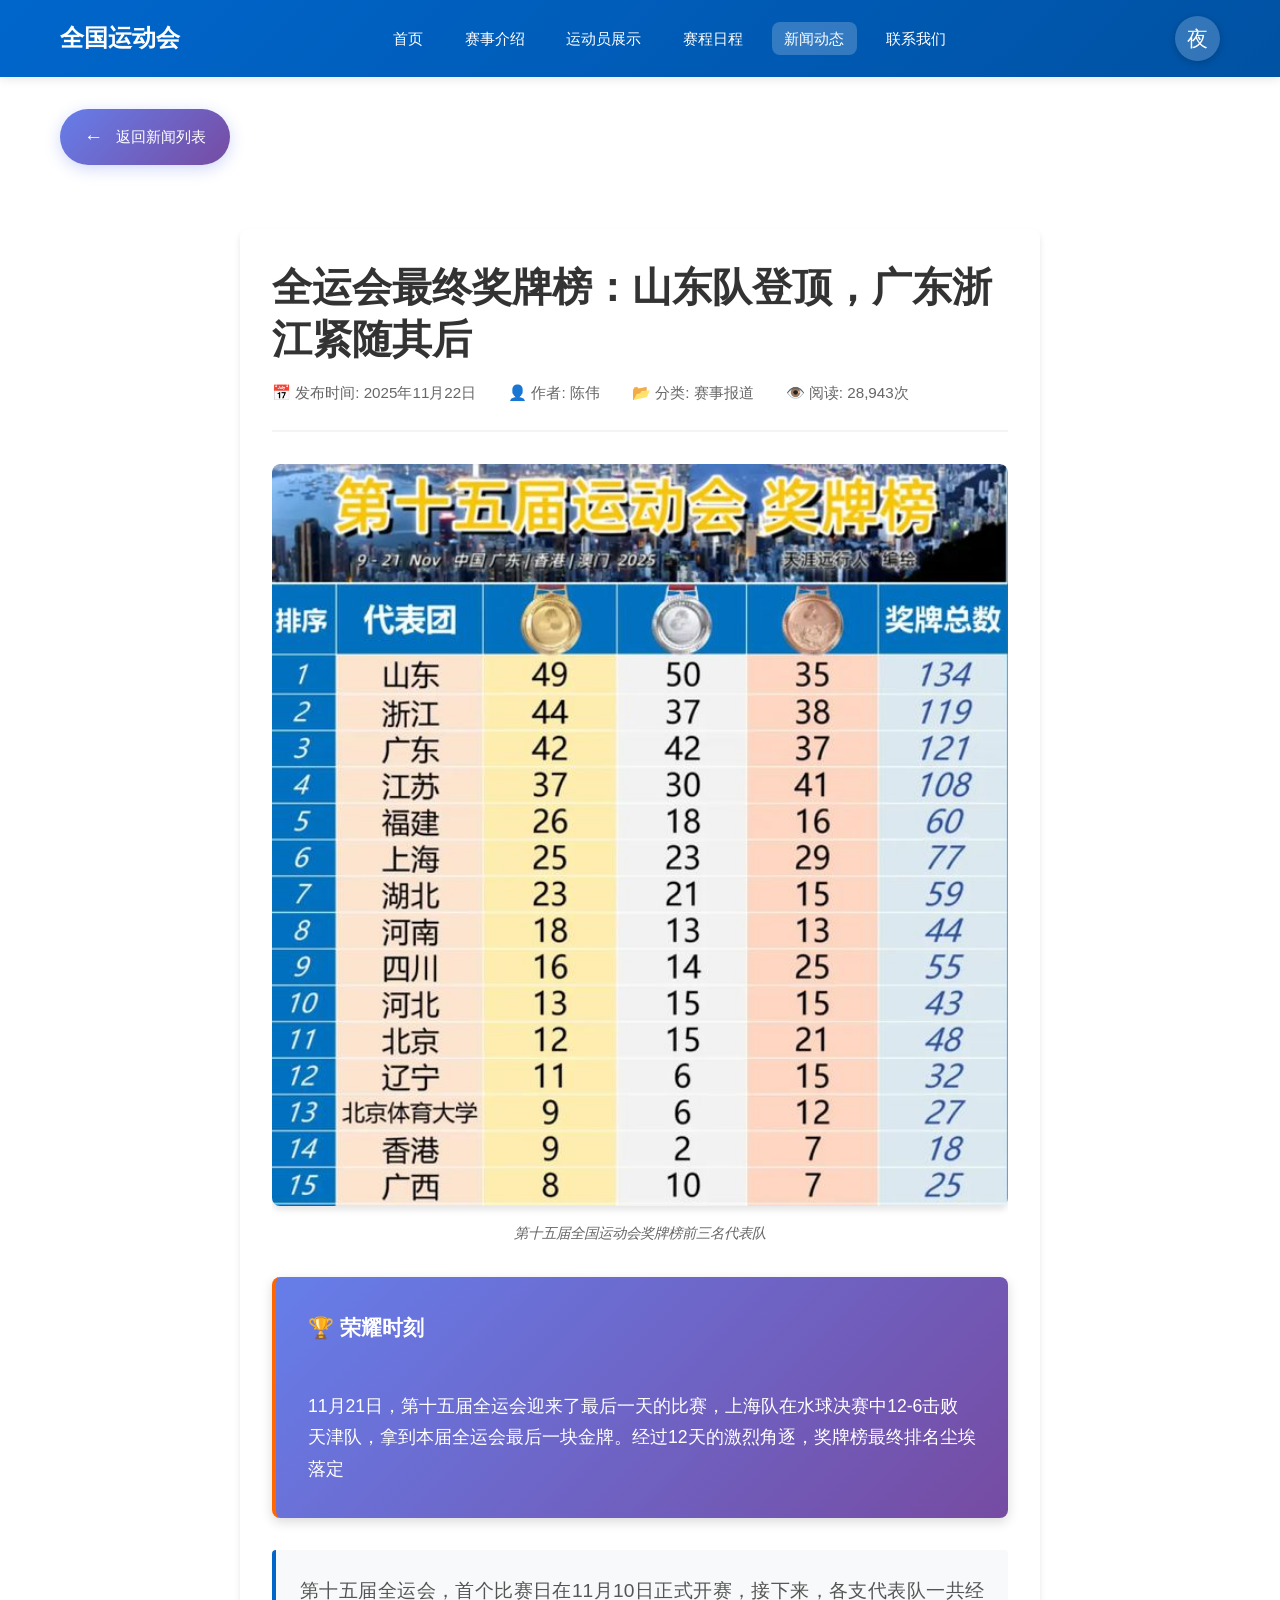
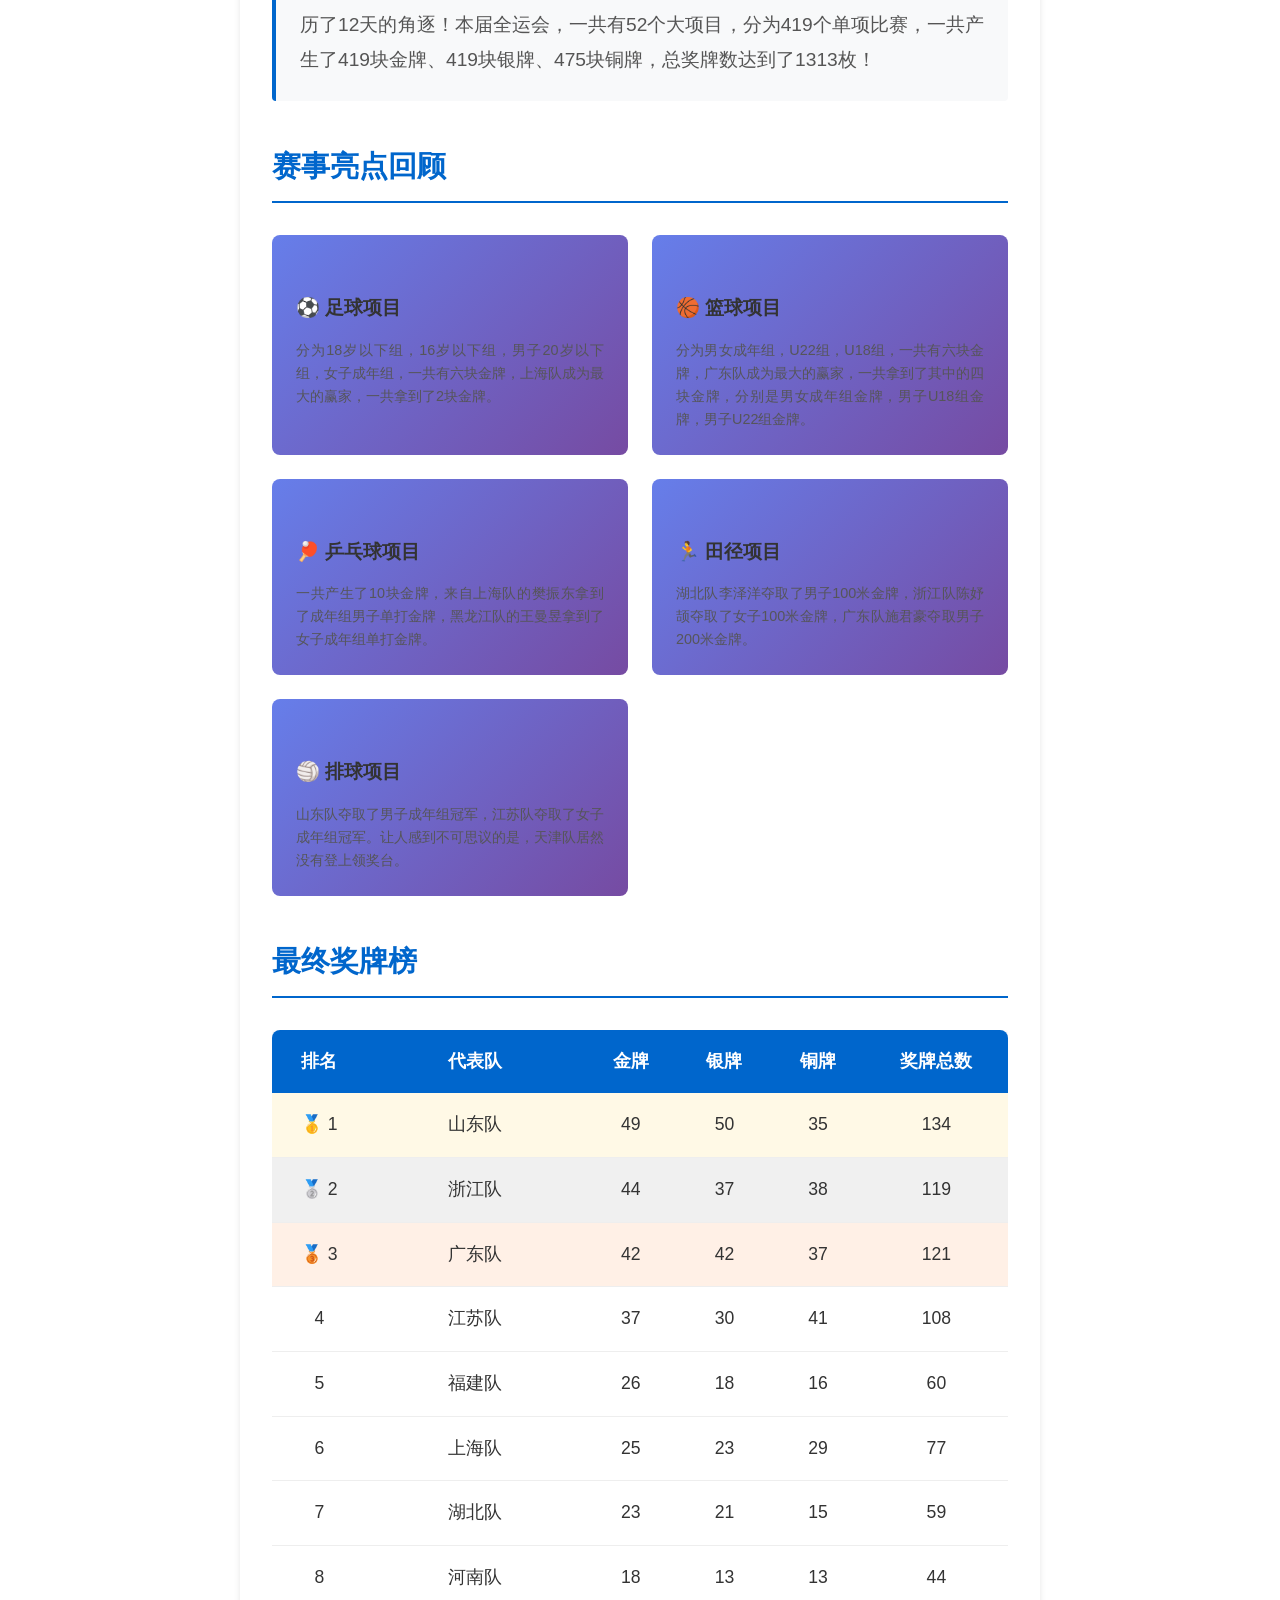
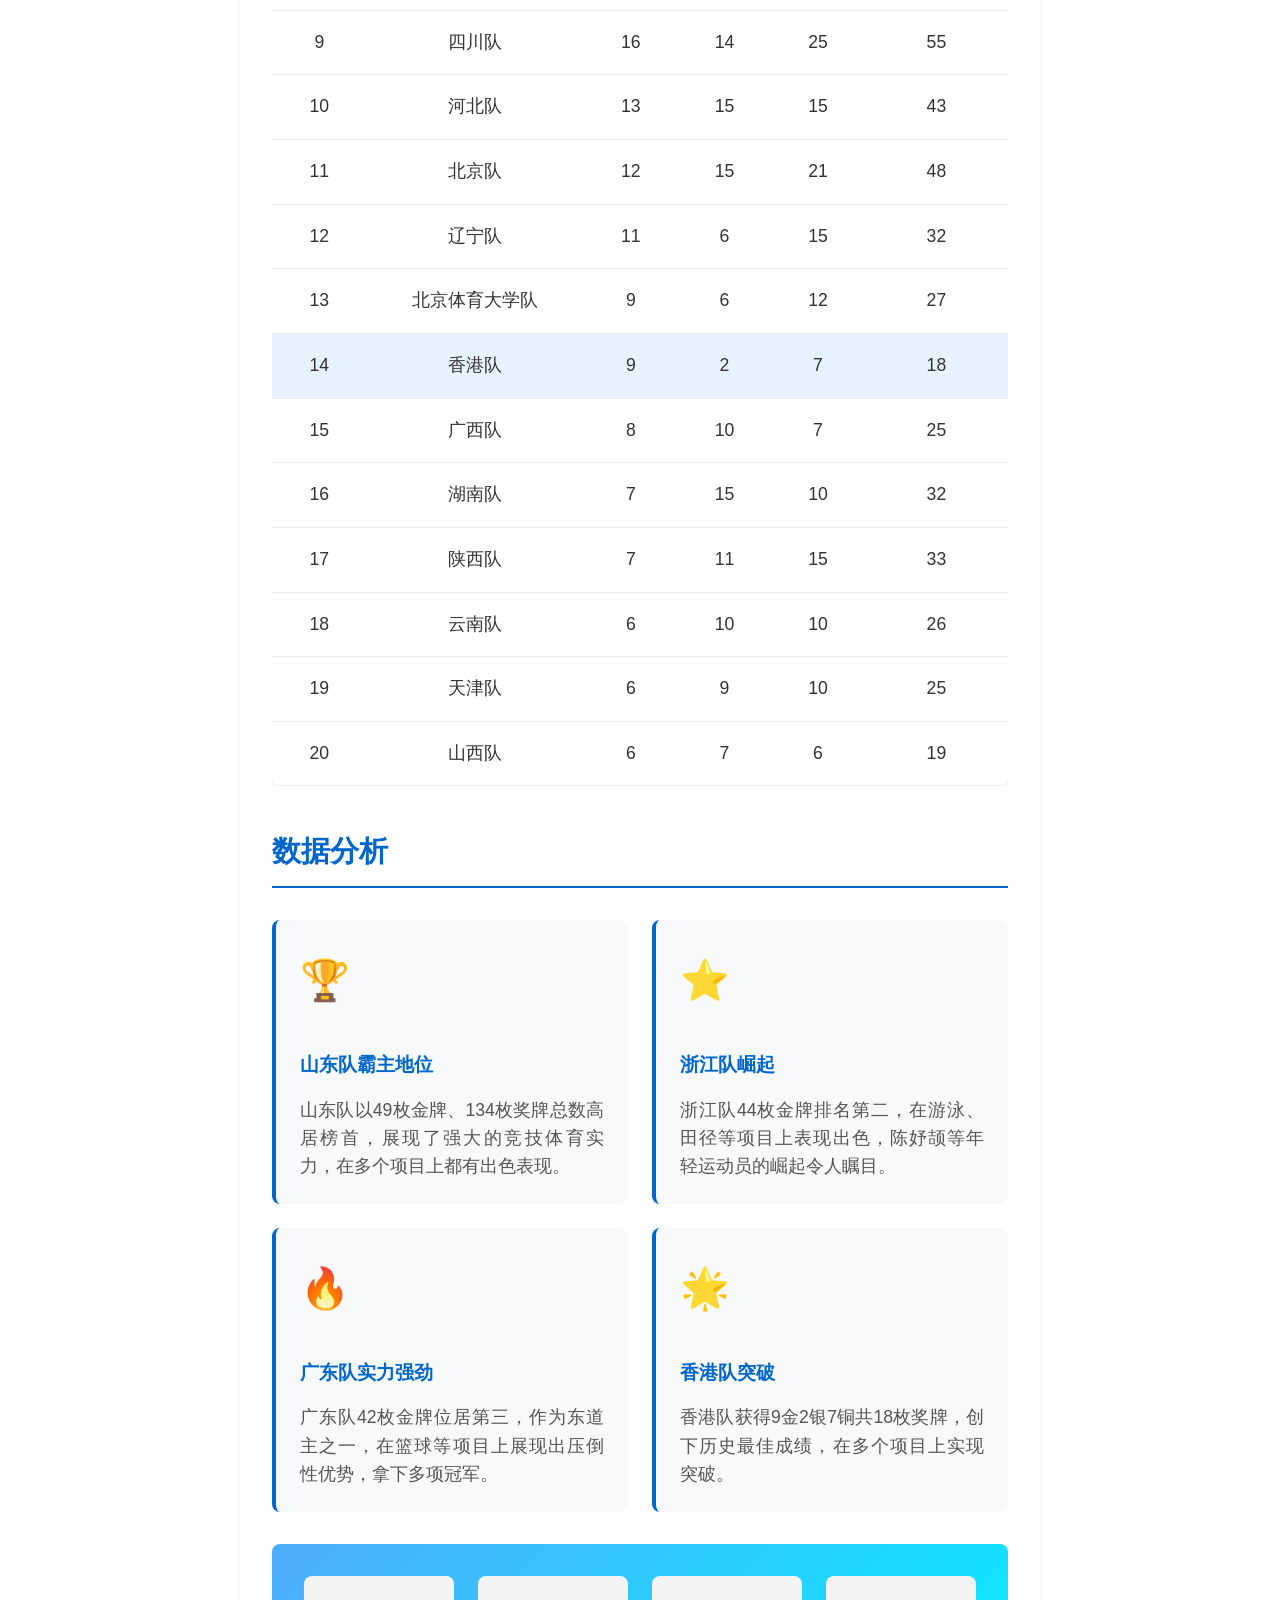
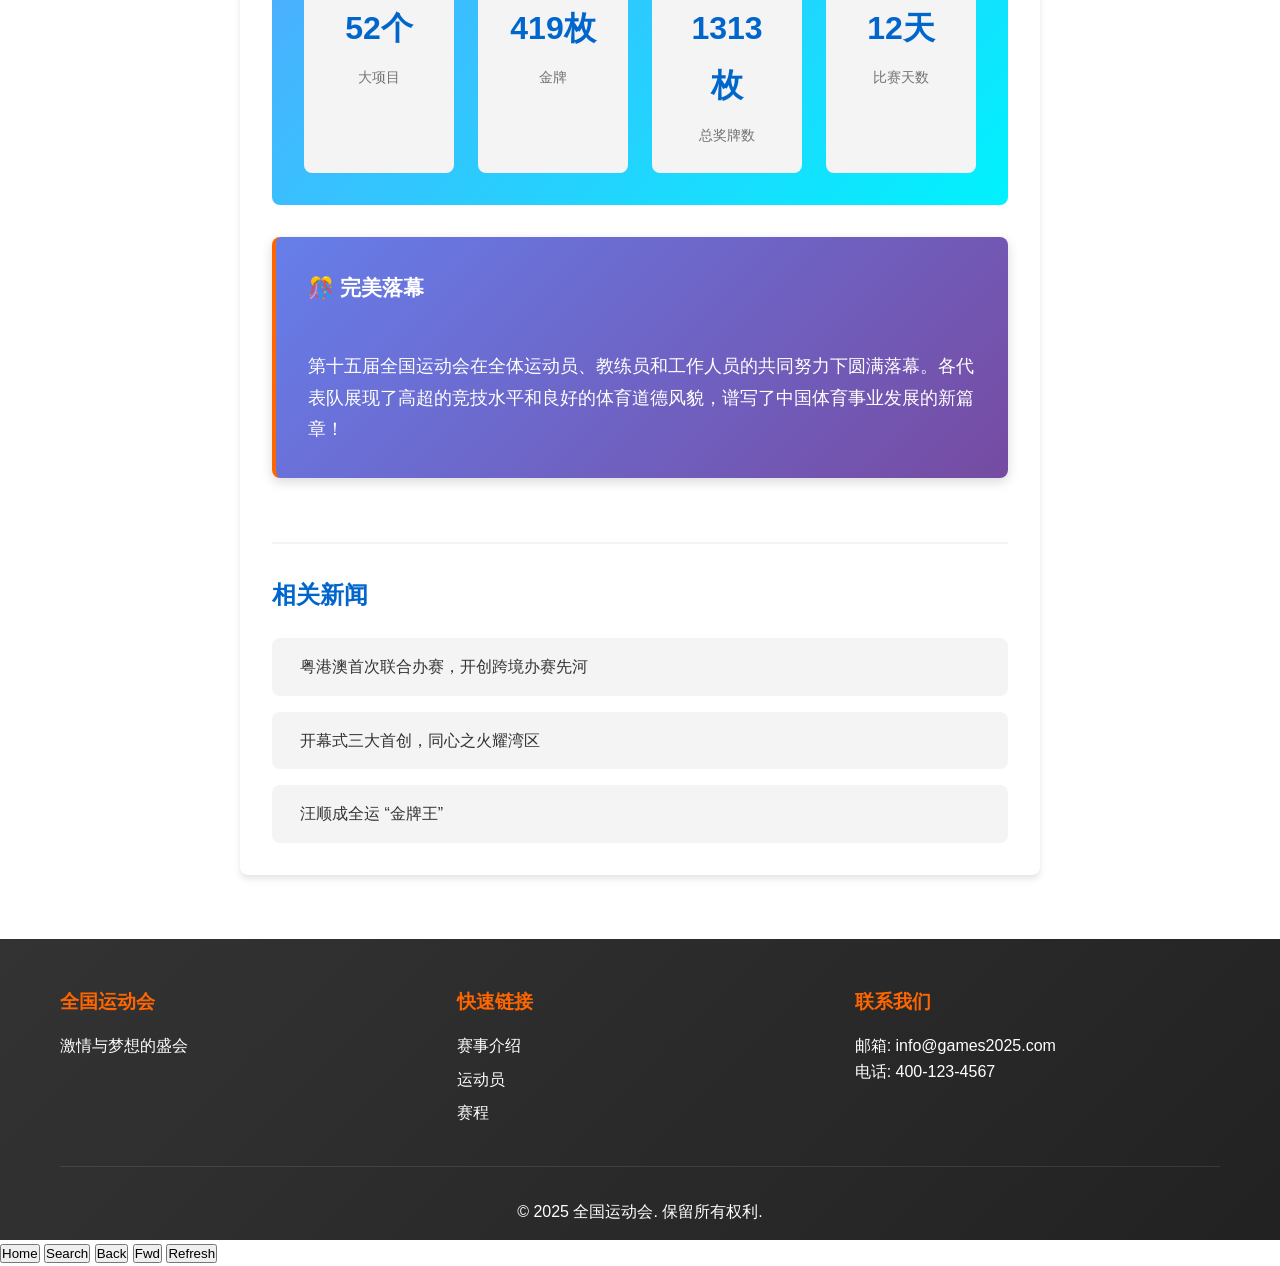
<file: 2025年粤港澳全国运动会的宣传展示网站/news-detail-5.html>
<!DOCTYPE html>
<html lang="zh-CN">
<head>
    <meta charset="UTF-8">
    <meta name="viewport" content="width=device-width, initial-scale=1.0">
    <title>全运会最终奖牌榜：山东队登顶，广东浙江紧随其后 - 2025年全国全运会</title>
    <meta name="description" content="第十五届全运会圆满落幕，最终奖牌榜出炉，山东队49金登顶，浙江队44金第二，广东队42金第三，香港队表现亮眼获得9金">
    <meta name="keywords" content="全运会,奖牌榜,山东队,浙江队,广东队,香港队,金牌,排名">
    <meta name="theme-color" content="#0066cc">
    <link rel="stylesheet" href="css/all.css">
    <link rel="manifest" href="manifest.json">
</head>
<body>
    <!-- 导航栏 -->
    <nav class="navbar" role="navigation" aria-label="主导航">
        <div class="container">
            <div class="logo">
                <h1><a href="index.html" style="color: white; text-decoration: none;">全国运动会</a></h1>
            </div>
            <ul class="nav-menu">
                <li><a href="index.html">首页</a></li>
                <li><a href="events.html">赛事介绍</a></li>
                <li><a href="athletes.html">运动员展示</a></li>
                <li><a href="schedule.html">赛程日程</a></li>
                <li><a href="news.html" class="active">新闻动态</a></li>
                <li><a href="contact.html">联系我们</a></li>
            </ul>
            <div class="hamburger">
                <span></span>
                <span></span>
                <span></span>
            </div>
        </div>
    </nav>

    <!-- 主要内容 -->
    <main class="container" style="padding-top: 2rem;">
        <a href="news.html" class="back-link">
            返回新闻列表
        </a>

        <article class="news-detail">
            <header class="news-detail-header">
                <h1 class="news-detail-title" data-animate="fade-in">全运会最终奖牌榜：山东队登顶，广东浙江紧随其后</h1>
                <div class="news-detail-meta">
                    <span>📅 发布时间: 2025年11月22日</span>
                    <span>👤 作者: 陈伟</span>
                    <span>📂 分类: 赛事报道</span>
                    <span>👁️ 阅读: 28,943次</span>
                </div>
            </header>

            <div class="news-detail-hero" data-animate="zoom-in">
                <img src="./images/全运会最终奖牌榜.jpg" alt="全运会最终奖牌榜">
                <p class="image-caption">第十五届全国运动会奖牌榜前三名代表队</p>
            </div>

            <div class="news-detail-content">
                <div class="news-highlight">
                    <strong>🏆 荣耀时刻</strong><br>
                    11月21日，第十五届全运会迎来了最后一天的比赛，上海队在水球决赛中12-6击败天津队，拿到本届全运会最后一块金牌。经过12天的激烈角逐，奖牌榜最终排名尘埃落定
                </div>

                <p class="lead">
                    第十五届全运会，首个比赛日在11月10日正式开赛，接下来，各支代表队一共经历了12天的角逐！本届全运会，一共有52个大项目，分为419个单项比赛，一共产生了419块金牌、419块银牌、475块铜牌，总奖牌数达到了1313枚！
                </p>

                <h2>赛事亮点回顾</h2>

                <div class="highlight-boxes">
                    <div class="highlight-box">
                        <h3>⚽ 足球项目</h3>
                        <p>分为18岁以下组，16岁以下组，男子20岁以下组，女子成年组，一共有六块金牌，上海队成为最大的赢家，一共拿到了2块金牌。</p>
                    </div>

                    <div class="highlight-box">
                        <h3>🏀 篮球项目</h3>
                        <p>分为男女成年组，U22组，U18组，一共有六块金牌，广东队成为最大的赢家，一共拿到了其中的四块金牌，分别是男女成年组金牌，男子U18组金牌，男子U22组金牌。</p>
                    </div>

                    <div class="highlight-box">
                        <h3>🏓 乒乓球项目</h3>
                        <p>一共产生了10块金牌，来自上海队的樊振东拿到了成年组男子单打金牌，黑龙江队的王曼昱拿到了女子成年组单打金牌。</p>
                    </div>

                    <div class="highlight-box">
                        <h3>🏃 田径项目</h3>
                        <p>湖北队李泽洋夺取了男子100米金牌，浙江队陈妤颉夺取了女子100米金牌，广东队施君豪夺取男子200米金牌。</p>
                    </div>

                    <div class="highlight-box">
                        <h3>🏐 排球项目</h3>
                        <p>山东队夺取了男子成年组冠军，江苏队夺取了女子成年组冠军。让人感到不可思议的是，天津队居然没有登上领奖台。</p>
                    </div>
                </div>

                <h2>最终奖牌榜</h2>

                <div class="medal-table">
                    <table>
                        <thead>
                            <tr>
                                <th>排名</th>
                                <th>代表队</th>
                                <th>金牌</th>
                                <th>银牌</th>
                                <th>铜牌</th>
                                <th>奖牌总数</th>
                            </tr>
                        </thead>
                        <tbody>
                            <tr class="gold-medal">
                                <td>🥇 1</td>
                                <td>山东队</td>
                                <td>49</td>
                                <td>50</td>
                                <td>35</td>
                                <td>134</td>
                            </tr>
                            <tr class="silver-medal">
                                <td>🥈 2</td>
                                <td>浙江队</td>
                                <td>44</td>
                                <td>37</td>
                                <td>38</td>
                                <td>119</td>
                            </tr>
                            <tr class="bronze-medal">
                                <td>🥉 3</td>
                                <td>广东队</td>
                                <td>42</td>
                                <td>42</td>
                                <td>37</td>
                                <td>121</td>
                            </tr>
                            <tr>
                                <td>4</td>
                                <td>江苏队</td>
                                <td>37</td>
                                <td>30</td>
                                <td>41</td>
                                <td>108</td>
                            </tr>
                            <tr>
                                <td>5</td>
                                <td>福建队</td>
                                <td>26</td>
                                <td>18</td>
                                <td>16</td>
                                <td>60</td>
                            </tr>
                            <tr>
                                <td>6</td>
                                <td>上海队</td>
                                <td>25</td>
                                <td>23</td>
                                <td>29</td>
                                <td>77</td>
                            </tr>
                            <tr>
                                <td>7</td>
                                <td>湖北队</td>
                                <td>23</td>
                                <td>21</td>
                                <td>15</td>
                                <td>59</td>
                            </tr>
                            <tr>
                                <td>8</td>
                                <td>河南队</td>
                                <td>18</td>
                                <td>13</td>
                                <td>13</td>
                                <td>44</td>
                            </tr>
                            <tr>
                                <td>9</td>
                                <td>四川队</td>
                                <td>16</td>
                                <td>14</td>
                                <td>25</td>
                                <td>55</td>
                            </tr>
                            <tr>
                                <td>10</td>
                                <td>河北队</td>
                                <td>13</td>
                                <td>15</td>
                                <td>15</td>
                                <td>43</td>
                            </tr>
                            <tr>
                                <td>11</td>
                                <td>北京队</td>
                                <td>12</td>
                                <td>15</td>
                                <td>21</td>
                                <td>48</td>
                            </tr>
                            <tr>
                                <td>12</td>
                                <td>辽宁队</td>
                                <td>11</td>
                                <td>6</td>
                                <td>15</td>
                                <td>32</td>
                            </tr>
                            <tr>
                                <td>13</td>
                                <td>北京体育大学队</td>
                                <td>9</td>
                                <td>6</td>
                                <td>12</td>
                                <td>27</td>
                            </tr>
                            <tr class="hk-team">
                                <td>14</td>
                                <td>香港队</td>
                                <td>9</td>
                                <td>2</td>
                                <td>7</td>
                                <td>18</td>
                            </tr>
                            <tr>
                                <td>15</td>
                                <td>广西队</td>
                                <td>8</td>
                                <td>10</td>
                                <td>7</td>
                                <td>25</td>
                            </tr>
                            <tr>
                                <td>16</td>
                                <td>湖南队</td>
                                <td>7</td>
                                <td>15</td>
                                <td>10</td>
                                <td>32</td>
                            </tr>
                            <tr>
                                <td>17</td>
                                <td>陕西队</td>
                                <td>7</td>
                                <td>11</td>
                                <td>15</td>
                                <td>33</td>
                            </tr>
                            <tr>
                                <td>18</td>
                                <td>云南队</td>
                                <td>6</td>
                                <td>10</td>
                                <td>10</td>
                                <td>26</td>
                            </tr>
                            <tr>
                                <td>19</td>
                                <td>天津队</td>
                                <td>6</td>
                                <td>9</td>
                                <td>10</td>
                                <td>25</td>
                            </tr>
                            <tr>
                                <td>20</td>
                                <td>山西队</td>
                                <td>6</td>
                                <td>7</td>
                                <td>6</td>
                                <td>19</td>
                            </tr>
                        </tbody>
                    </table>
                </div>

                <h2>数据分析</h2>

                <div class="analysis-grid">
                    <div class="analysis-card">
                        <div class="analysis-icon">🏆</div>
                        <h3>山东队霸主地位</h3>
                        <p>山东队以49枚金牌、134枚奖牌总数高居榜首，展现了强大的竞技体育实力，在多个项目上都有出色表现。</p>
                    </div>

                    <div class="analysis-card">
                        <div class="analysis-icon">⭐</div>
                        <h3>浙江队崛起</h3>
                        <p>浙江队44枚金牌排名第二，在游泳、田径等项目上表现出色，陈妤颉等年轻运动员的崛起令人瞩目。</p>
                    </div>

                    <div class="analysis-card">
                        <div class="analysis-icon">🔥</div>
                        <h3>广东队实力强劲</h3>
                        <p>广东队42枚金牌位居第三，作为东道主之一，在篮球等项目上展现出压倒性优势，拿下多项冠军。</p>
                    </div>

                    <div class="analysis-card">
                        <div class="analysis-icon">🌟</div>
                        <h3>香港队突破</h3>
                        <p>香港队获得9金2银7铜共18枚奖牌，创下历史最佳成绩，在多个项目上实现突破。</p>
                    </div>
                </div>

                <div class="news-stats">
                    <div class="stat-item">
                        <span class="stat-value">52个</span>
                        <span class="stat-label">大项目</span>
                    </div>
                    <div class="stat-item">
                        <span class="stat-value">419枚</span>
                        <span class="stat-label">金牌</span>
                    </div>
                    <div class="stat-item">
                        <span class="stat-value">1313枚</span>
                        <span class="stat-label">总奖牌数</span>
                    </div>
                    <div class="stat-item">
                        <span class="stat-value">12天</span>
                        <span class="stat-label">比赛天数</span>
                    </div>
                </div>

                <div class="news-highlight">
                    <strong>🎊 完美落幕</strong><br>
                    第十五届全国运动会在全体运动员、教练员和工作人员的共同努力下圆满落幕。各代表队展现了高超的竞技水平和良好的体育道德风貌，谱写了中国体育事业发展的新篇章！
                </div>
            </div>

            <div class="related-news" data-animate="slide-up">
                <h3>相关新闻</h3>
                <div class="related-links">
                    <a href="news-detail-1.html">
                      粤港澳首次联合办赛，开创跨境办赛先河
                    </a>
                    <a href="news-detail-2.html">
                     开幕式三大首创，同心之火耀湾区
                    </a>
                    <a href="news-detail-3.html">
                       汪顺成全运 “金牌王”
                    </a>
                </div>
            </div>
        </article>
    </main>

    <!-- 页脚 -->
    <footer class="footer" style="margin-top: 4rem;">
        <div class="container">
            <div class="footer-content">
                <div class="footer-section">
                    <h3>全国运动会</h3>
                    <p>激情与梦想的盛会</p>
                </div>
                <div class="footer-section">
                    <h3>快速链接</h3>
                    <ul>
                        <li><a href="events.html">赛事介绍</a></li>
                        <li><a href="athletes.html">运动员</a></li>
                        <li><a href="schedule.html">赛程</a></li>
                    </ul>
                </div>
                <div class="footer-section">
                    <h3>联系我们</h3>
                    <p>邮箱: info@games2025.com</p>
                    <p>电话: 400-123-4567</p>
                </div>
            </div>
            <div class="footer-bottom">
                <p>&copy; 2025 全国运动会. 保留所有权利.</p>
            </div>
        </div>
    </footer>


    <script src="js/main.js"></script>
    <script src="js/interactions.js"></script>
    <script src="js/enhanced-interactions.js"></script>
</body>
</html>
</file>
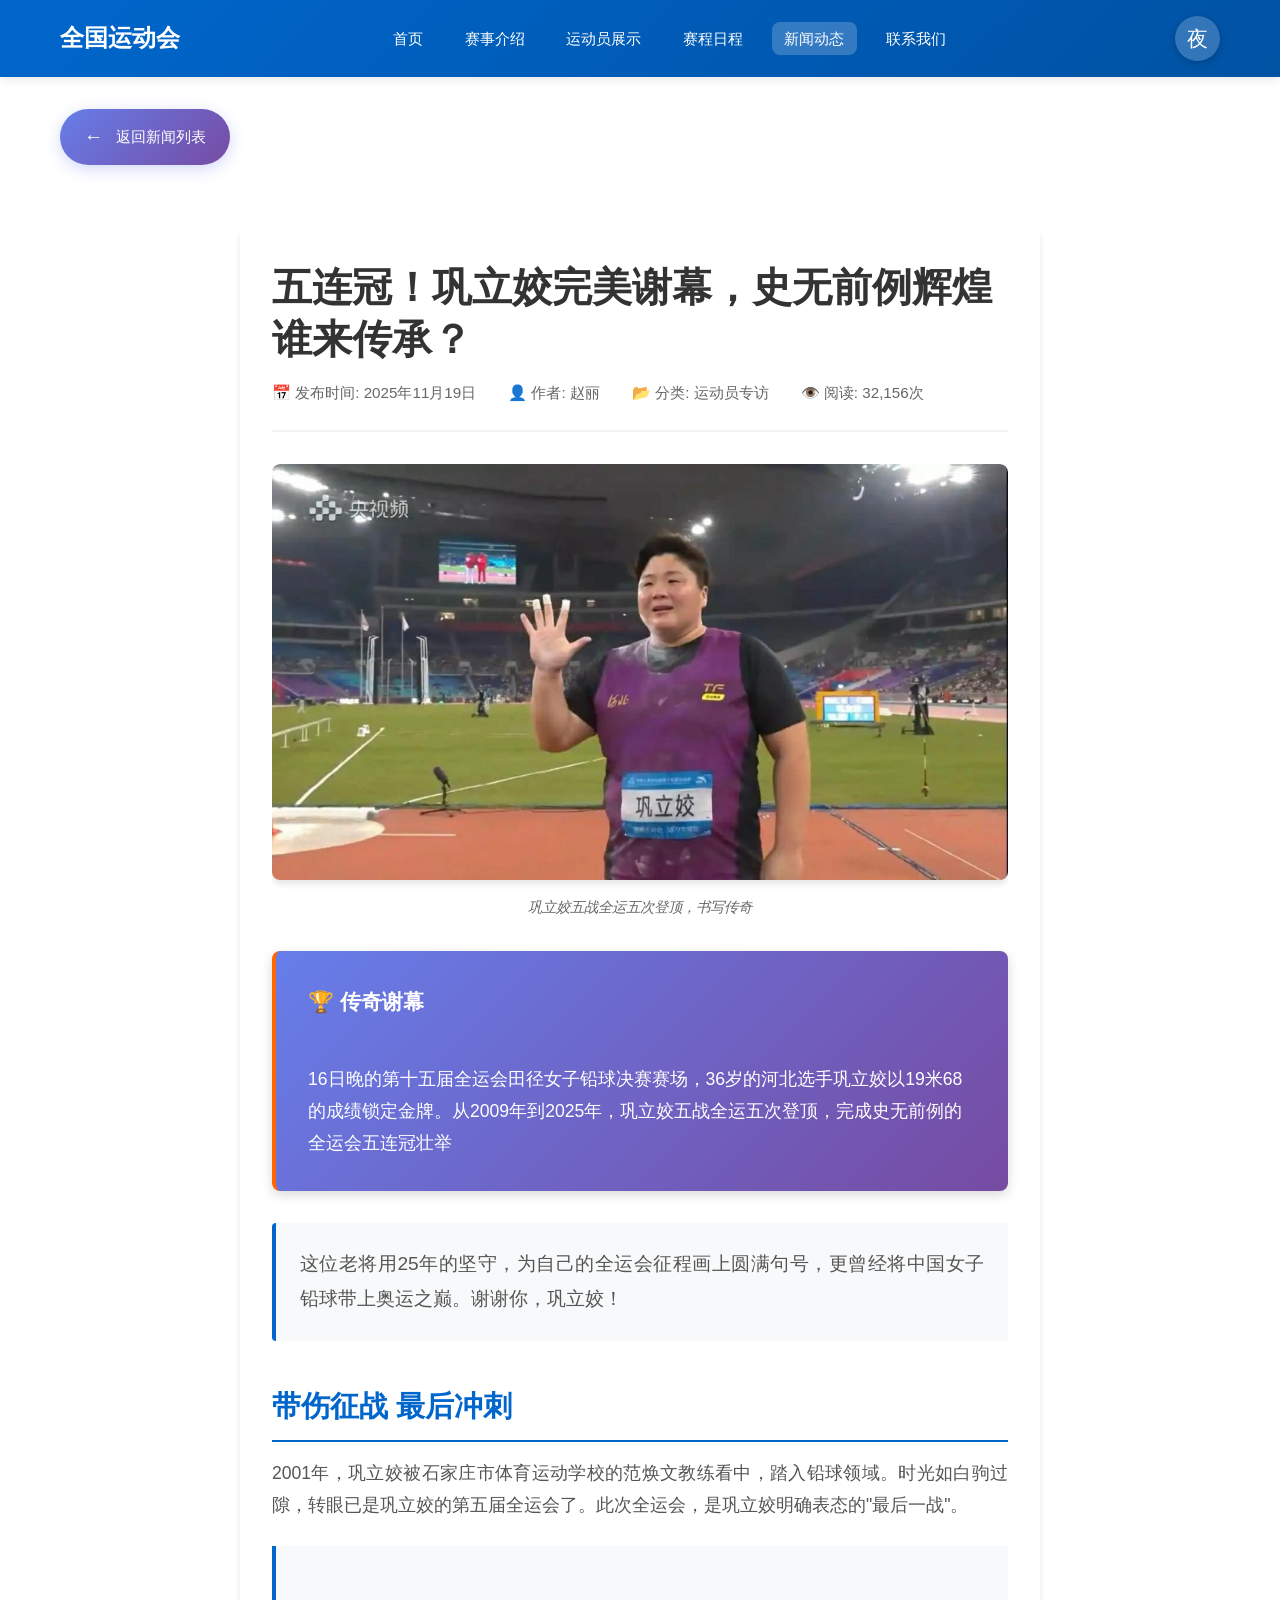
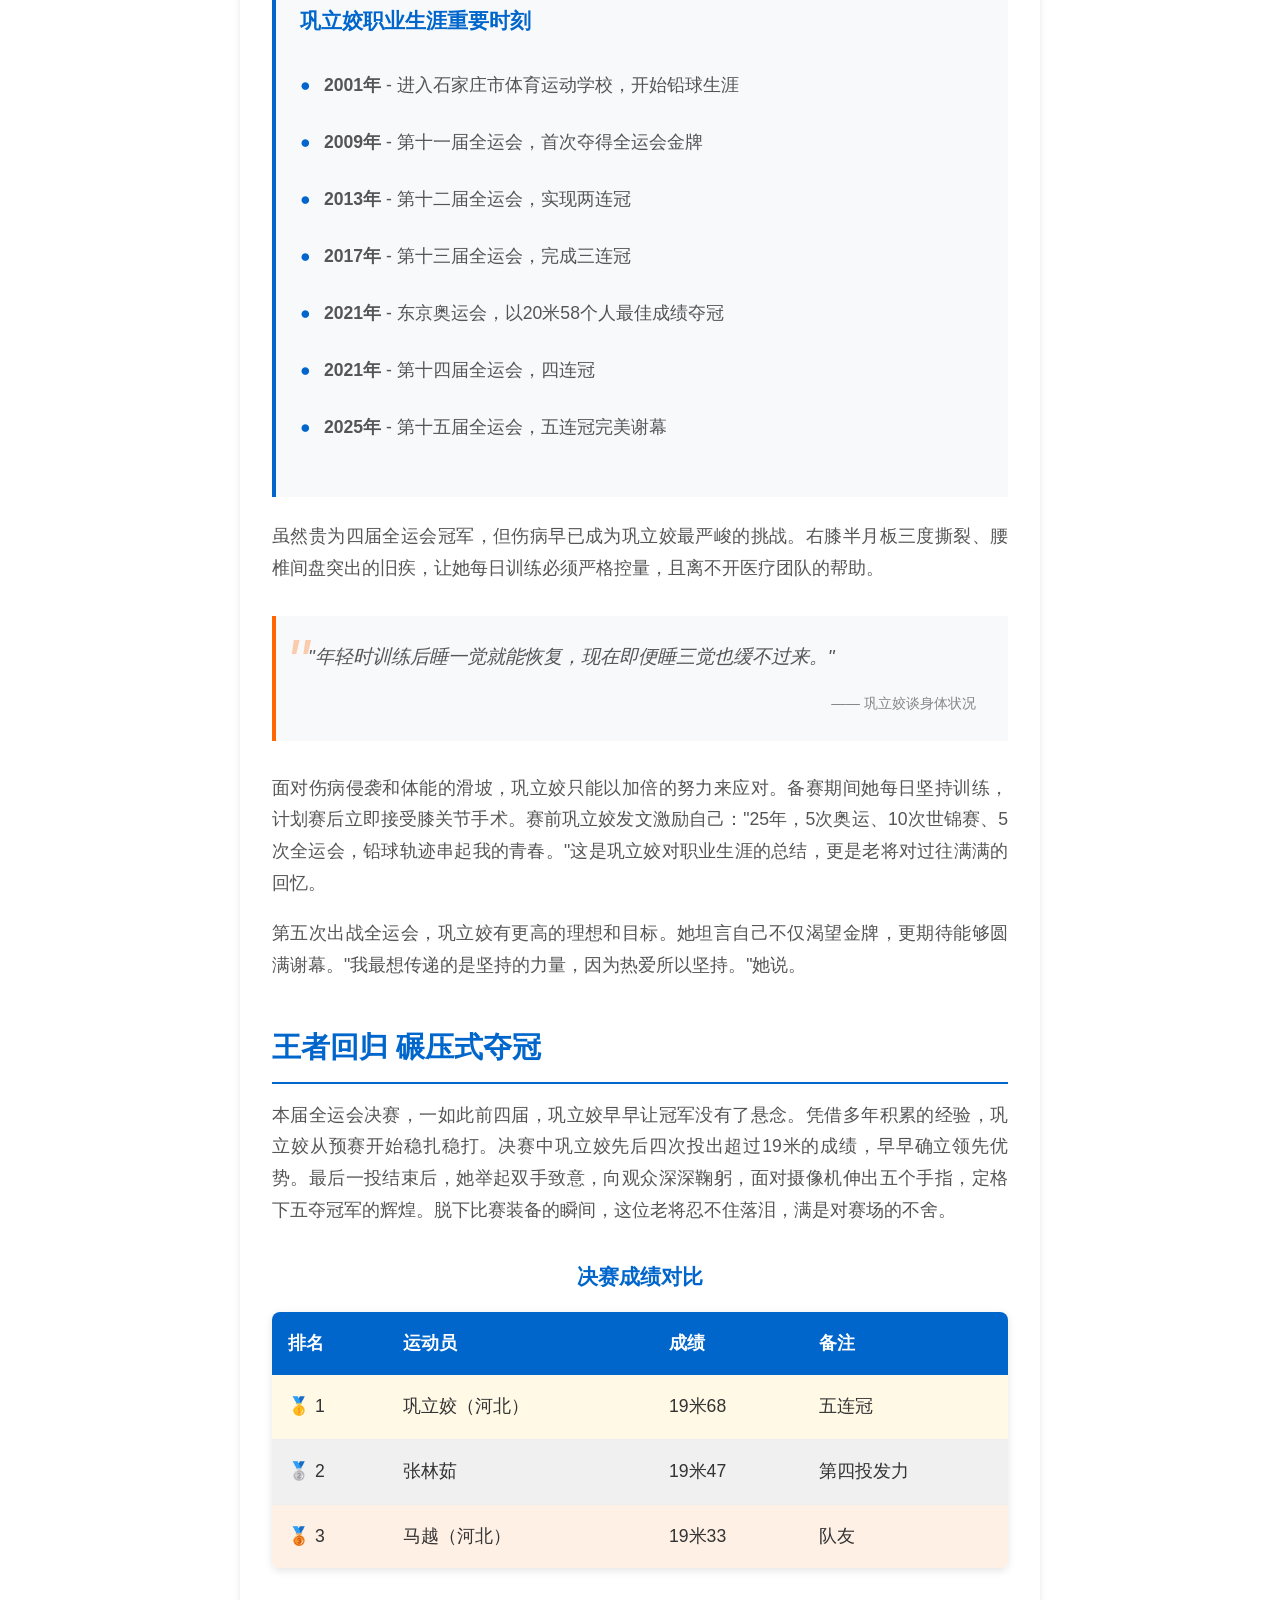
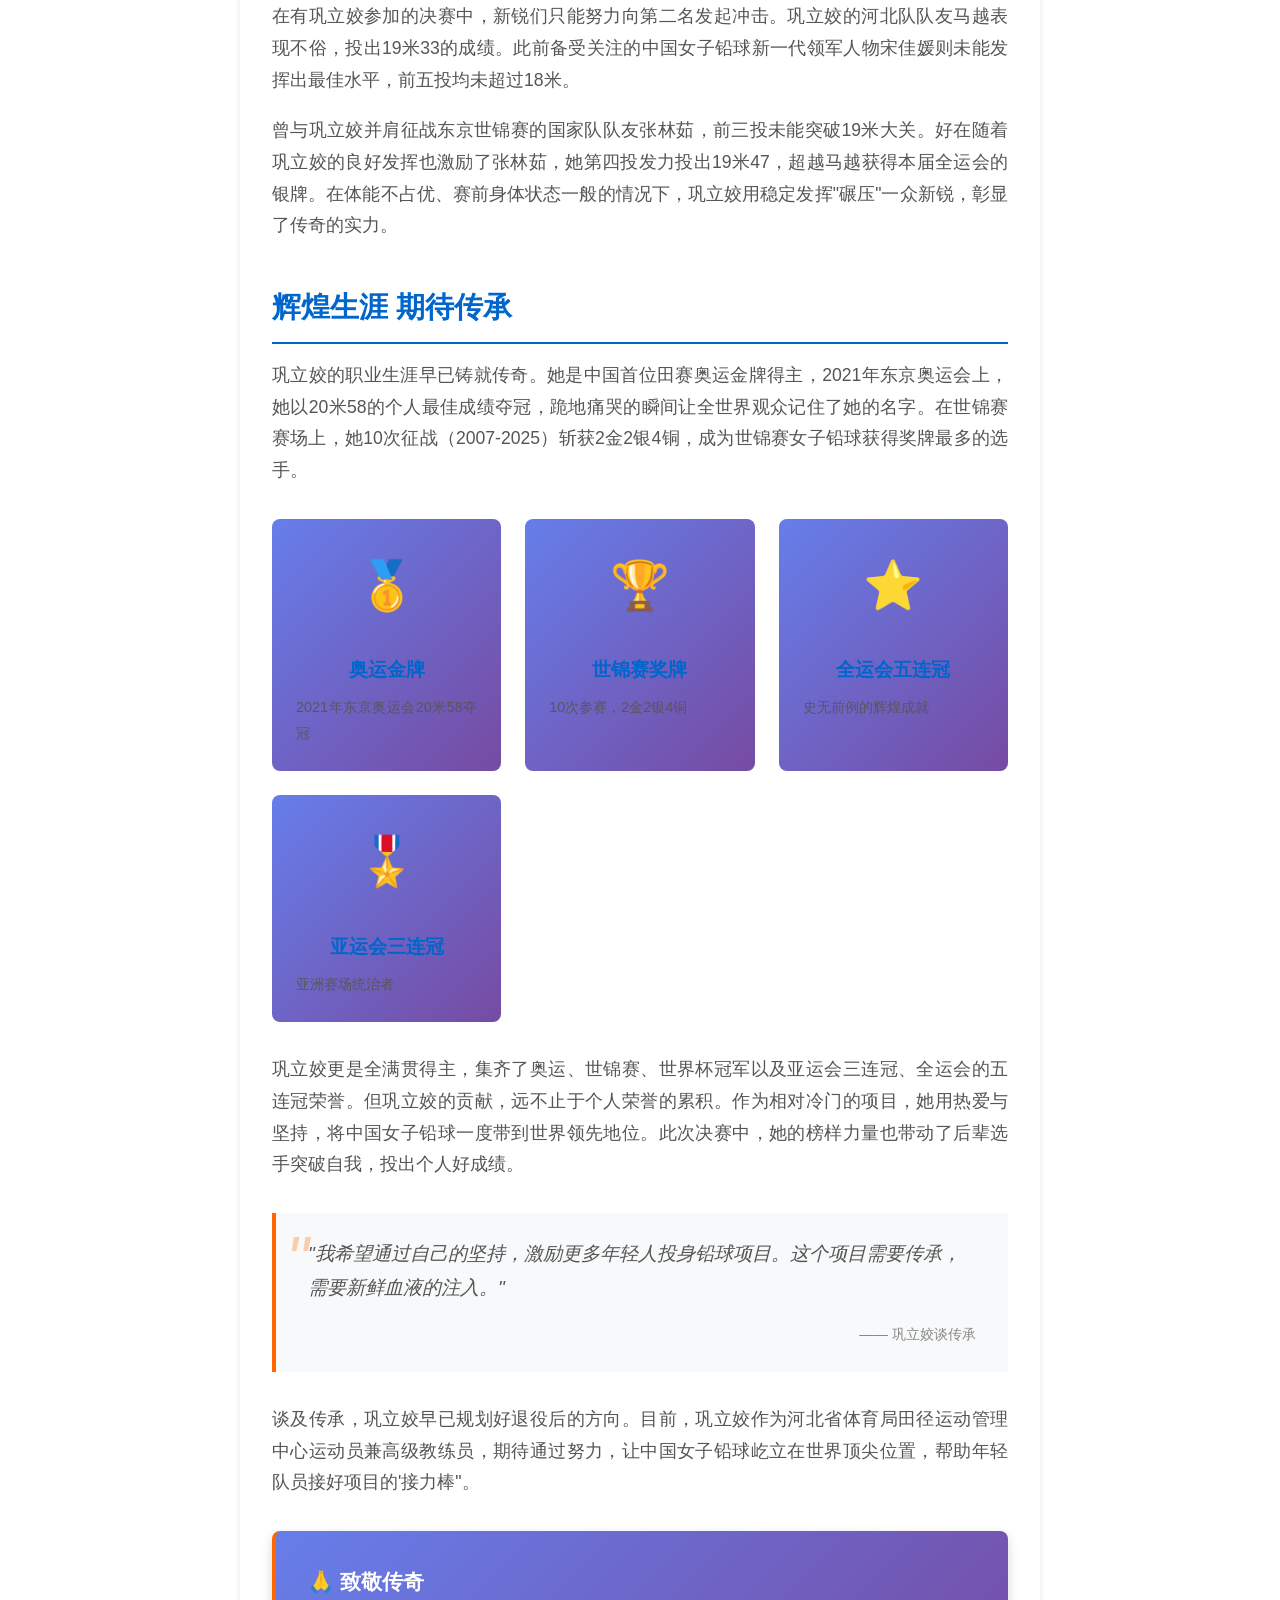
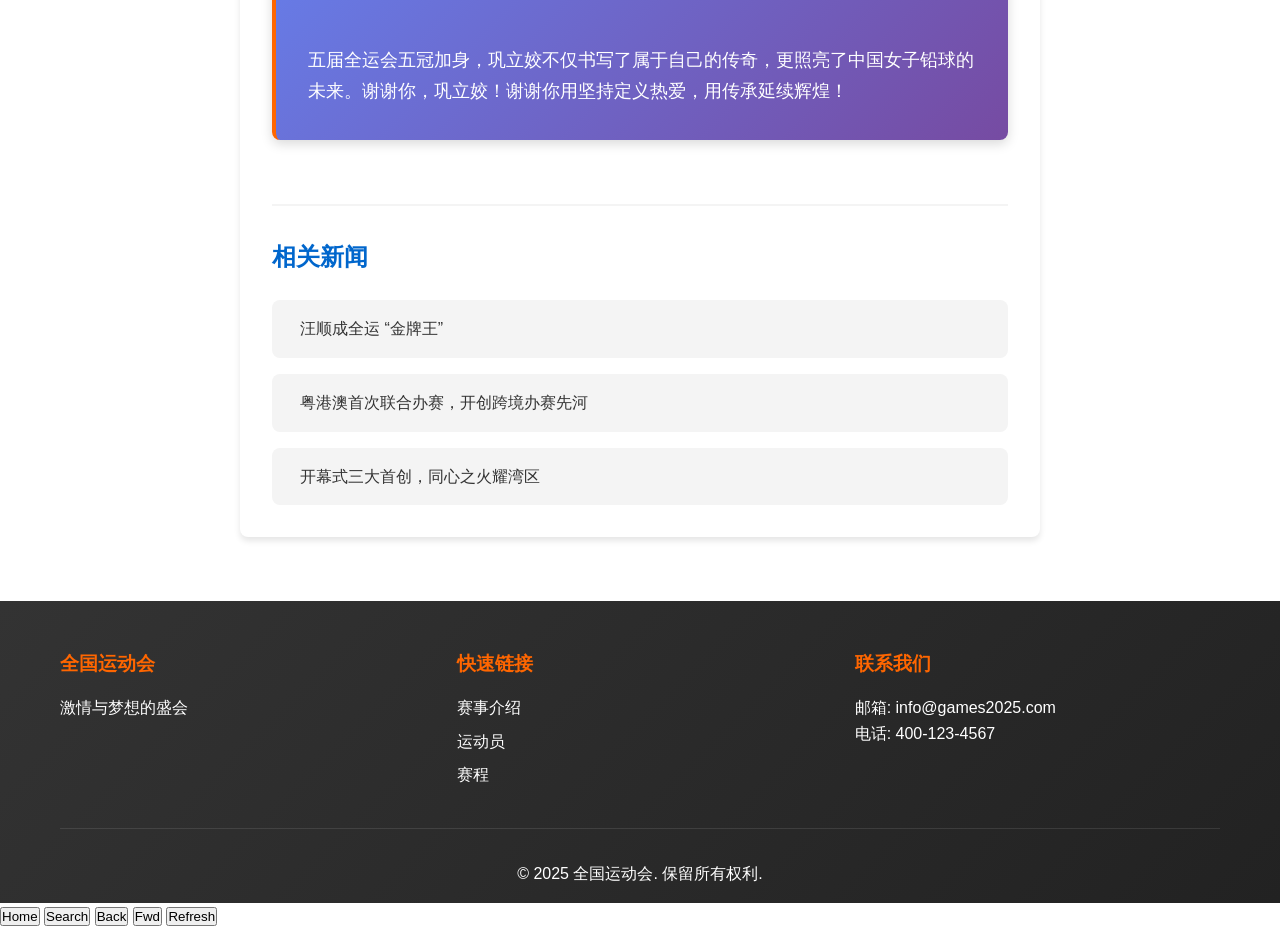
<file: 2025年粤港澳全国运动会的宣传展示网站/news-detail-6.html>
<!DOCTYPE html>
<html lang="zh-CN">
<head>
    <meta charset="UTF-8">
    <meta name="viewport" content="width=device-width, initial-scale=1.0">
    <title>五连冠！巩立姣完美谢幕，史无前例辉煌谁来传承？ - 2025年全国全运会</title>
    <meta name="description" content="36岁老将巩立姣在第十五届全运会女子铅球决赛中以19米68的成绩夺冠，完成史无前例的全运会五连冠壮举，用25年坚守为全运会征程画上圆满句号">
    <meta name="keywords" content="巩立姣,铅球,五连冠,全运会,老将,完美谢幕,田径">
    <meta name="theme-color" content="#0066cc">
    <link rel="stylesheet" href="css/all.css">
    <link rel="manifest" href="manifest.json">
</head>
<body>
    <!-- 导航栏 -->
    <nav class="navbar" role="navigation" aria-label="主导航">
        <div class="container">
            <div class="logo">
                <h1><a href="index.html" style="color: white; text-decoration: none;">全国运动会</a></h1>
            </div>
            <ul class="nav-menu">
                <li><a href="index.html">首页</a></li>
                <li><a href="events.html">赛事介绍</a></li>
                <li><a href="athletes.html">运动员展示</a></li>
                <li><a href="schedule.html">赛程日程</a></li>
                <li><a href="news.html" class="active">新闻动态</a></li>
                <li><a href="contact.html">联系我们</a></li>
            </ul>
            <div class="hamburger">
                <span></span>
                <span></span>
                <span></span>
            </div>
        </div>
    </nav>

    <!-- 主要内容 -->
    <main class="container" style="padding-top: 2rem;">
        <a href="news.html" class="back-link">
            返回新闻列表
        </a>

        <article class="news-detail">
            <header class="news-detail-header">
                <h1 class="news-detail-title" data-animate="fade-in">五连冠！巩立姣完美谢幕，史无前例辉煌谁来传承？</h1>
                <div class="news-detail-meta">
                    <span>📅 发布时间: 2025年11月19日</span>
                    <span>👤 作者: 赵丽</span>
                    <span>📂 分类: 运动员专访</span>
                    <span>👁️ 阅读: 32,156次</span>
                </div>
            </header>

            <div class="news-detail-hero" data-animate="zoom-in">
                <img src="./images/巩立姣决赛.jpg" alt="巩立姣夺冠瞬间">
                <p class="image-caption">巩立姣五战全运五次登顶，书写传奇</p>
            </div>

            <div class="news-detail-content">
                <div class="news-highlight">
                    <strong>🏆 传奇谢幕</strong><br>
                    16日晚的第十五届全运会田径女子铅球决赛赛场，36岁的河北选手巩立姣以19米68的成绩锁定金牌。从2009年到2025年，巩立姣五战全运五次登顶，完成史无前例的全运会五连冠壮举
                </div>

                <p class="lead">
                    这位老将用25年的坚守，为自己的全运会征程画上圆满句号，更曾经将中国女子铅球带上奥运之巅。谢谢你，巩立姣！
                </p>

                <h2>带伤征战 最后冲刺</h2>

                <p>
                    2001年，巩立姣被石家庄市体育运动学校的范焕文教练看中，踏入铅球领域。时光如白驹过隙，转眼已是巩立姣的第五届全运会了。此次全运会，是巩立姣明确表态的"最后一战"。
                </p>

                <div class="career-timeline">
                    <h3>巩立姣职业生涯重要时刻</h3>
                    <ul>
                        <li><strong>2001年</strong> - 进入石家庄市体育运动学校，开始铅球生涯</li>
                        <li><strong>2009年</strong> - 第十一届全运会，首次夺得全运会金牌</li>
                        <li><strong>2013年</strong> - 第十二届全运会，实现两连冠</li>
                        <li><strong>2017年</strong> - 第十三届全运会，完成三连冠</li>
                        <li><strong>2021年</strong> - 东京奥运会，以20米58个人最佳成绩夺冠</li>
                        <li><strong>2021年</strong> - 第十四届全运会，四连冠</li>
                        <li><strong>2025年</strong> - 第十五届全运会，五连冠完美谢幕</li>
                    </ul>
                </div>

                <p>
                    虽然贵为四届全运会冠军，但伤病早已成为巩立姣最严峻的挑战。右膝半月板三度撕裂、腰椎间盘突出的旧疾，让她每日训练必须严格控量，且离不开医疗团队的帮助。
                </p>

                <blockquote class="news-quote">
                    "年轻时训练后睡一觉就能恢复，现在即便睡三觉也缓不过来。"
                    <cite>—— 巩立姣谈身体状况</cite>
                </blockquote>

                <p>
                    面对伤病侵袭和体能的滑坡，巩立姣只能以加倍的努力来应对。备赛期间她每日坚持训练，计划赛后立即接受膝关节手术。赛前巩立姣发文激励自己："25年，5次奥运、10次世锦赛、5次全运会，铅球轨迹串起我的青春。"这是巩立姣对职业生涯的总结，更是老将对过往满满的回忆。
                </p>

                <p>
                    第五次出战全运会，巩立姣有更高的理想和目标。她坦言自己不仅渴望金牌，更期待能够圆满谢幕。"我最想传递的是坚持的力量，因为热爱所以坚持。"她说。
                </p>

                <h2>王者回归 碾压式夺冠</h2>

                <p>
                    本届全运会决赛，一如此前四届，巩立姣早早让冠军没有了悬念。凭借多年积累的经验，巩立姣从预赛开始稳扎稳打。决赛中巩立姣先后四次投出超过19米的成绩，早早确立领先优势。最后一投结束后，她举起双手致意，向观众深深鞠躬，面对摄像机伸出五个手指，定格下五夺冠军的辉煌。脱下比赛装备的瞬间，这位老将忍不住落泪，满是对赛场的不舍。
                </p>

                <div class="performance-stats">
                    <h3>决赛成绩对比</h3>
                    <table>
                        <thead>
                            <tr>
                                <th>排名</th>
                                <th>运动员</th>
                                <th>成绩</th>
                                <th>备注</th>
                            </tr>
                        </thead>
                        <tbody>
                            <tr class="gold">
                                <td>🥇 1</td>
                                <td>巩立姣（河北）</td>
                                <td>19米68</td>
                                <td>五连冠</td>
                            </tr>
                            <tr class="silver">
                                <td>🥈 2</td>
                                <td>张林茹</td>
                                <td>19米47</td>
                                <td>第四投发力</td>
                            </tr>
                            <tr class="bronze">
                                <td>🥉 3</td>
                                <td>马越（河北）</td>
                                <td>19米33</td>
                                <td>队友</td>
                            </tr>
                        </tbody>
                    </table>
                </div>

                <p>
                    在有巩立姣参加的决赛中，新锐们只能努力向第二名发起冲击。巩立姣的河北队队友马越表现不俗，投出19米33的成绩。此前备受关注的中国女子铅球新一代领军人物宋佳媛则未能发挥出最佳水平，前五投均未超过18米。
                </p>

                <p>
                    曾与巩立姣并肩征战东京世锦赛的国家队队友张林茹，前三投未能突破19米大关。好在随着巩立姣的良好发挥也激励了张林茹，她第四投发力投出19米47，超越马越获得本届全运会的银牌。在体能不占优、赛前身体状态一般的情况下，巩立姣用稳定发挥"碾压"一众新锐，彰显了传奇的实力。
                </p>

                <h2>辉煌生涯 期待传承</h2>

                <p>
                    巩立姣的职业生涯早已铸就传奇。她是中国首位田赛奥运金牌得主，2021年东京奥运会上，她以20米58的个人最佳成绩夺冠，跪地痛哭的瞬间让全世界观众记住了她的名字。在世锦赛赛场上，她10次征战（2007-2025）斩获2金2银4铜，成为世锦赛女子铅球获得奖牌最多的选手。
                </p>

                <div class="achievements-grid">
                    <div class="achievement-card">
                        <div class="achievement-icon">🥇</div>
                        <h4>奥运金牌</h4>
                        <p>2021年东京奥运会20米58夺冠</p>
                    </div>
                    <div class="achievement-card">
                        <div class="achievement-icon">🏆</div>
                        <h4>世锦赛奖牌</h4>
                        <p>10次参赛，2金2银4铜</p>
                    </div>
                    <div class="achievement-card">
                        <div class="achievement-icon">⭐</div>
                        <h4>全运会五连冠</h4>
                        <p>史无前例的辉煌成就</p>
                    </div>
                    <div class="achievement-card">
                        <div class="achievement-icon">🎖️</div>
                        <h4>亚运会三连冠</h4>
                        <p>亚洲赛场统治者</p>
                    </div>
                </div>

                <p>
                    巩立姣更是全满贯得主，集齐了奥运、世锦赛、世界杯冠军以及亚运会三连冠、全运会的五连冠荣誉。但巩立姣的贡献，远不止于个人荣誉的累积。作为相对冷门的项目，她用热爱与坚持，将中国女子铅球一度带到世界领先地位。此次决赛中，她的榜样力量也带动了后辈选手突破自我，投出个人好成绩。
                </p>

                <blockquote class="news-quote">
                    "我希望通过自己的坚持，激励更多年轻人投身铅球项目。这个项目需要传承，需要新鲜血液的注入。"
                    <cite>—— 巩立姣谈传承</cite>
                </blockquote>

                <p>
                    谈及传承，巩立姣早已规划好退役后的方向。目前，巩立姣作为河北省体育局田径运动管理中心运动员兼高级教练员，期待通过努力，让中国女子铅球屹立在世界顶尖位置，帮助年轻队员接好项目的'接力棒"。
                </p>

                <div class="news-highlight">
                    <strong>🙏 致敬传奇</strong><br>
                    五届全运会五冠加身，巩立姣不仅书写了属于自己的传奇，更照亮了中国女子铅球的未来。谢谢你，巩立姣！谢谢你用坚持定义热爱，用传承延续辉煌！
                </div>
            </div>

            <div class="related-news" data-animate="slide-up">
                <h3>相关新闻</h3>
                <div class="related-links">
                    <a href="news-detail-3.html">
                        汪顺成全运 “金牌王”
                    </a>
                    <a href="news-detail-1.html">
                        粤港澳首次联合办赛，开创跨境办赛先河
                    </a>
                    <a href="news-detail-2.html">
                        开幕式三大首创，同心之火耀湾区
                    </a>
                </div>
            </div>
        </article>
    </main>

    <!-- 页脚 -->
    <footer class="footer" style="margin-top: 4rem;">
        <div class="container">
            <div class="footer-content">
                <div class="footer-section">
                    <h3>全国运动会</h3>
                    <p>激情与梦想的盛会</p>
                </div>
                <div class="footer-section">
                    <h3>快速链接</h3>
                    <ul>
                        <li><a href="events.html">赛事介绍</a></li>
                        <li><a href="athletes.html">运动员</a></li>
                        <li><a href="schedule.html">赛程</a></li>
                    </ul>
                </div>
                <div class="footer-section">
                    <h3>联系我们</h3>
                    <p>邮箱: info@games2025.com</p>
                    <p>电话: 400-123-4567</p>
                </div>
            </div>
            <div class="footer-bottom">
                <p>&copy; 2025 全国运动会. 保留所有权利.</p>
            </div>
        </div>
    </footer>


    <script src="js/main.js"></script>
    <script src="js/interactions.js"></script>
    <script src="js/enhanced-interactions.js"></script>
</body>
</html>
</file>
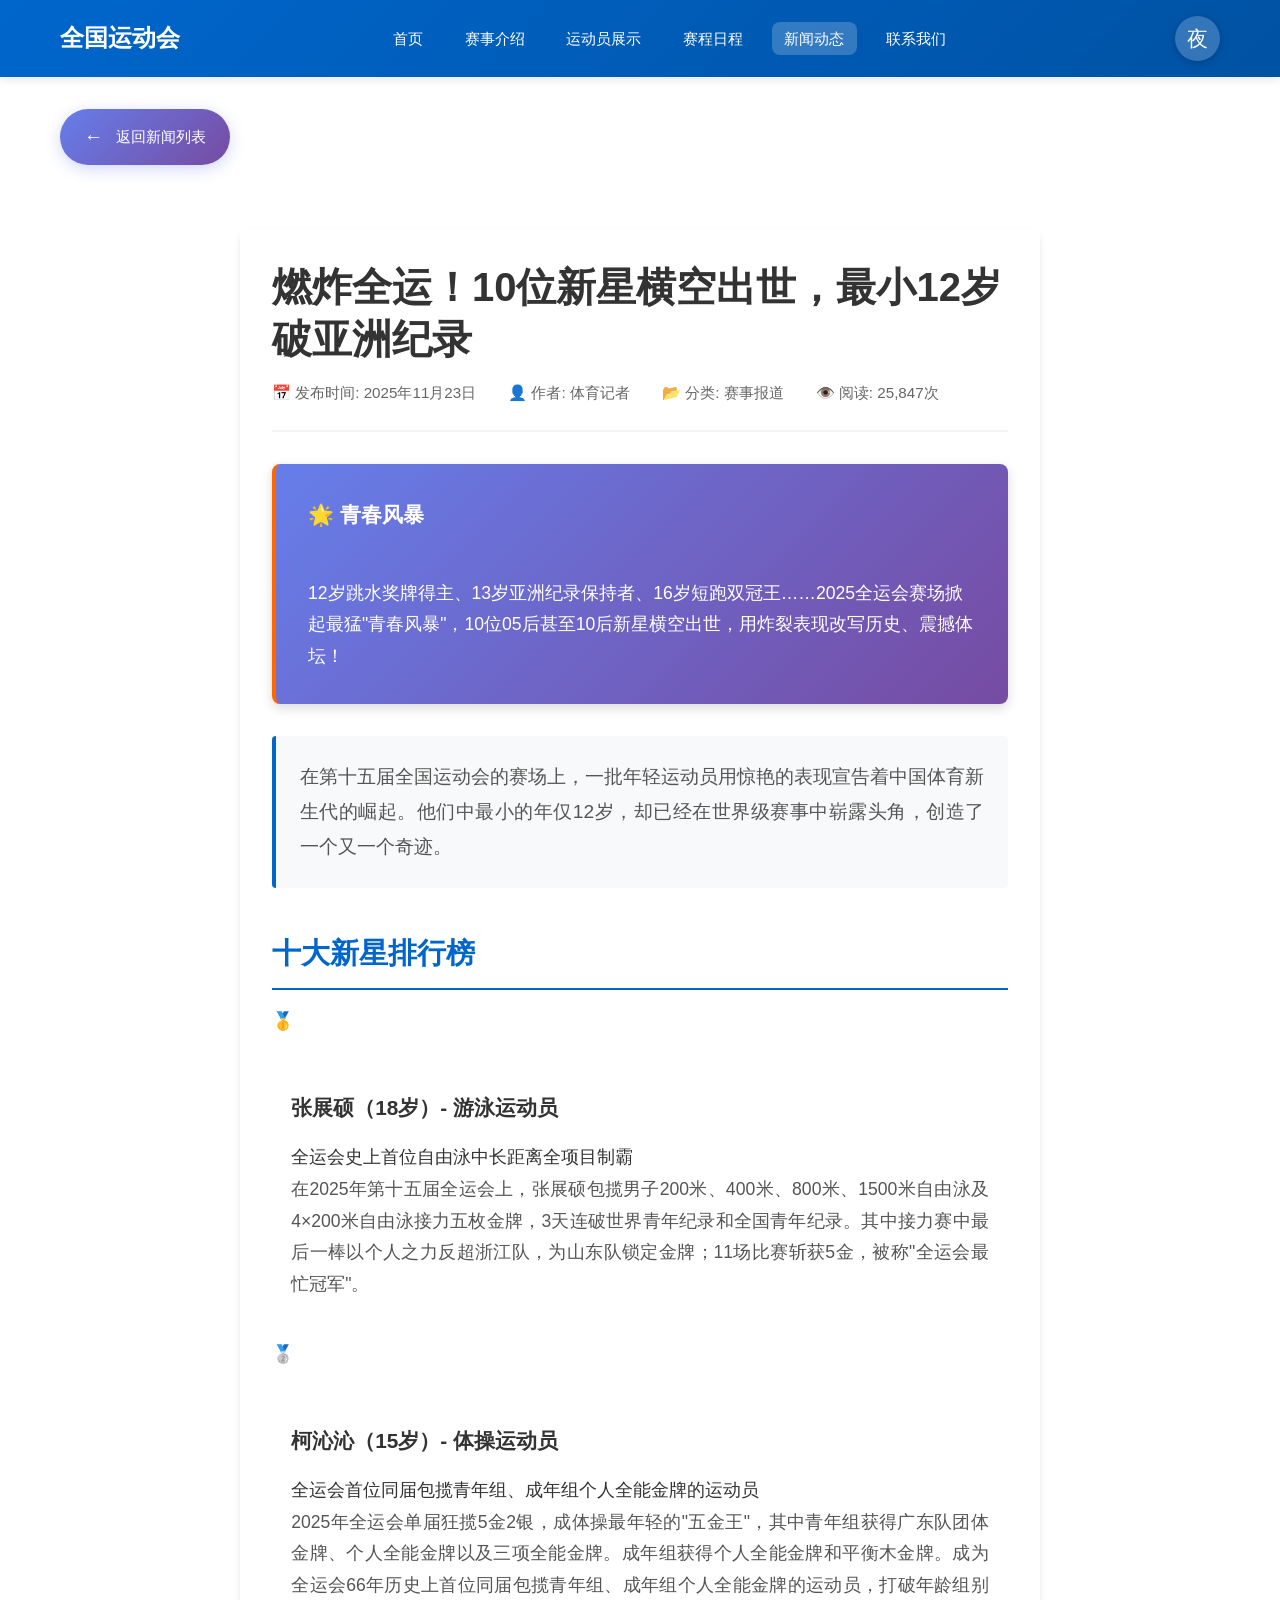
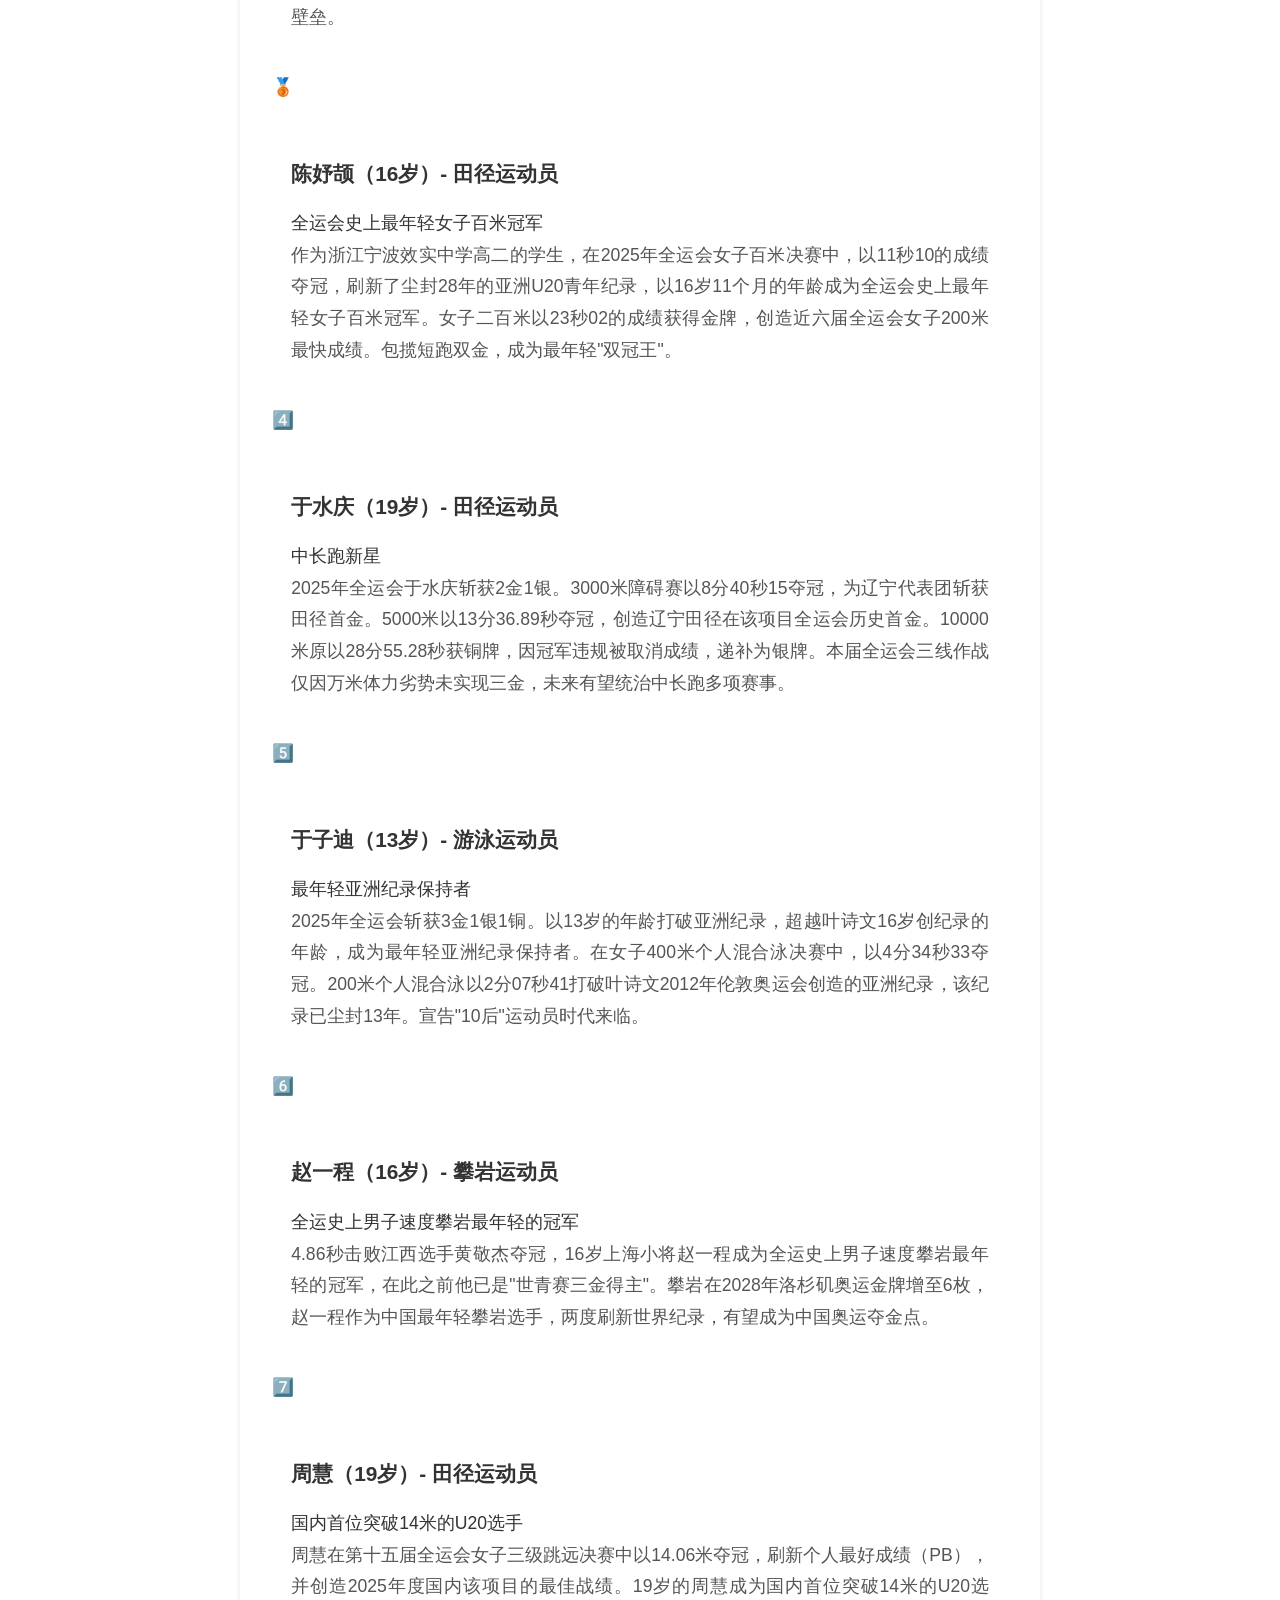
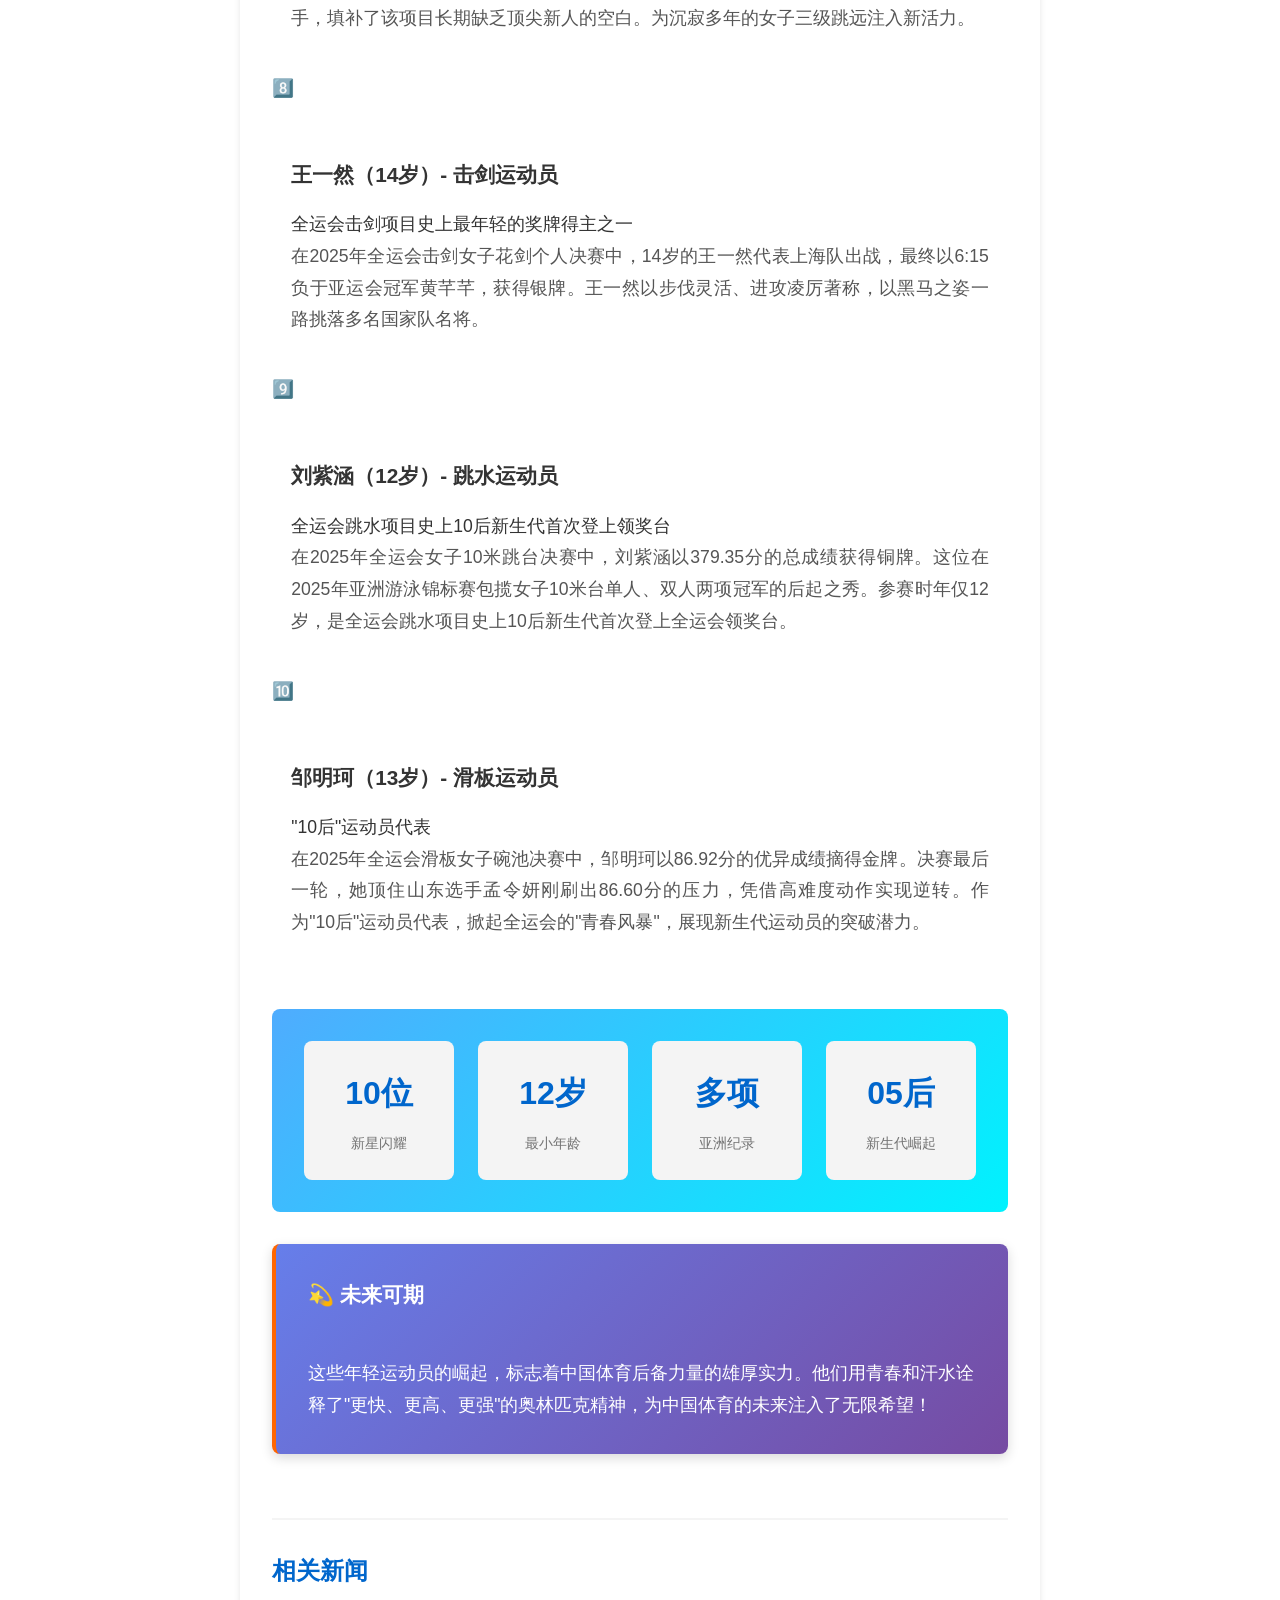
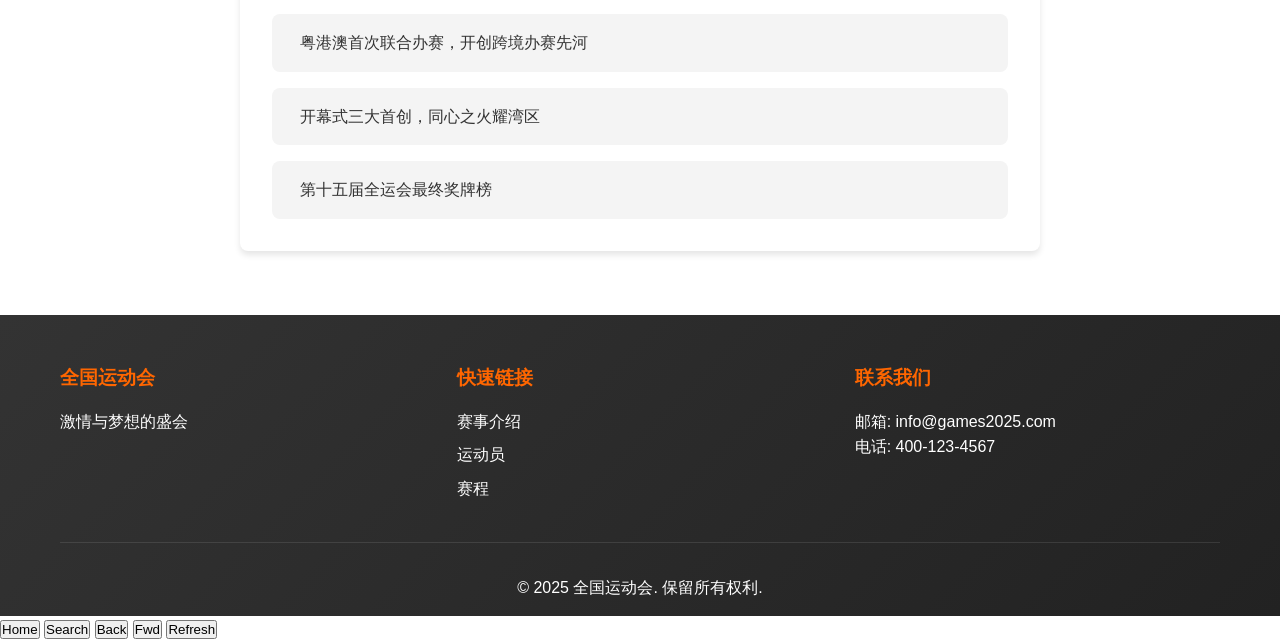
<file: 2025年粤港澳全国运动会的宣传展示网站/news-detail-8.html>
<!DOCTYPE html>
<html lang="zh-CN">
<head>
    <meta charset="UTF-8">
    <meta name="viewport" content="width=device-width, initial-scale=1.0">
    <title>燃炸全运！10位新星横空出世，最小12岁破亚洲纪录 - 2025年全国全运会</title>
    <meta name="description" content="2025全运会赛场掀起青春风暴，10位05后甚至10后新星横空出世，用炸裂表现改写历史，张展硕、柯沁沁、陈妤颉等小将创造多项纪录">
    <meta name="keywords" content="全运会,新星,纪录,张展硕,柯沁沁,陈妤颉,青春风暴,游泳,体操,田径">
    <meta name="theme-color" content="#0066cc">
    <link rel="stylesheet" href="css/all.css">
    <link rel="manifest" href="manifest.json">
</head>
<body>
    <!-- 导航栏 -->
    <nav class="navbar" role="navigation" aria-label="主导航">
        <div class="container">
            <div class="logo">
                <h1><a href="index.html" style="color: white; text-decoration: none;">全国运动会</a></h1>
            </div>
            <ul class="nav-menu">
                <li><a href="index.html">首页</a></li>
                <li><a href="events.html">赛事介绍</a></li>
                <li><a href="athletes.html">运动员展示</a></li>
                <li><a href="schedule.html">赛程日程</a></li>
                <li><a href="news.html" class="active">新闻动态</a></li>
                <li><a href="contact.html">联系我们</a></li>
            </ul>
            <div class="hamburger">
                <span></span>
                <span></span>
                <span></span>
            </div>
        </div>
    </nav>

    <!-- 主要内容 -->
    <main class="container" style="padding-top: 2rem;">
        <a href="news.html" class="back-link">
            返回新闻列表
        </a>

        <article class="news-detail">
            <header class="news-detail-header">
                <h1 class="news-detail-title" data-animate="fade-in">燃炸全运！10位新星横空出世，最小12岁破亚洲纪录</h1>
                <div class="news-detail-meta">
                    <span>📅 发布时间: 2025年11月23日</span>
                    <span>👤 作者: 体育记者</span>
                    <span>📂 分类: 赛事报道</span>
                    <span>👁️ 阅读: 25,847次</span>
                </div>
            </header>
            <div class="news-detail-content">
                <div class="news-highlight">
                    <strong>🌟 青春风暴</strong><br>
                    12岁跳水奖牌得主、13岁亚洲纪录保持者、16岁短跑双冠王……2025全运会赛场掀起最猛"青春风暴"，10位05后甚至10后新星横空出世，用炸裂表现改写历史、震撼体坛！
                </div>

                <p class="lead">
                    在第十五届全国运动会的赛场上，一批年轻运动员用惊艳的表现宣告着中国体育新生代的崛起。他们中最小的年仅12岁，却已经在世界级赛事中崭露头角，创造了一个又一个奇迹。
                </p>

                <div class="athletes-showcase">
                    <h2>十大新星排行榜</h2>

                    <div class="athlete-item">
                        <div class="athlete-rank">🥇</div>
                        <div class="athlete-info">
                            <h3>张展硕（18岁）- 游泳运动员</h3>
                            <div class="achievement-tag">全运会史上首位自由泳中长距离全项目制霸</div>
                            <p>
                                在2025年第十五届全运会上，张展硕包揽男子200米、400米、800米、1500米自由泳及4×200米自由泳接力五枚金牌，3天连破世界青年纪录和全国青年纪录。其中接力赛中最后一棒以个人之力反超浙江队，为山东队锁定金牌；11场比赛斩获5金，被称"全运会最忙冠军"。
                            </p>
                        </div>
                    </div>

                    <div class="athlete-item">
                        <div class="athlete-rank">🥈</div>
                        <div class="athlete-info">
                            <h3>柯沁沁（15岁）- 体操运动员</h3>
                            <div class="achievement-tag">全运会首位同届包揽青年组、成年组个人全能金牌的运动员</div>
                            <p>
                                2025年全运会单届狂揽5金2银，成体操最年轻的"五金王"，其中青年组获得广东队团体金牌、个人全能金牌以及三项全能金牌。成年组获得个人全能金牌和平衡木金牌。成为全运会66年历史上首位同届包揽青年组、成年组个人全能金牌的运动员，打破年龄组别壁垒。
                            </p>
                        </div>
                    </div>

                    <div class="athlete-item">
                        <div class="athlete-rank">🥉</div>
                        <div class="athlete-info">
                            <h3>陈妤颉（16岁）- 田径运动员</h3>
                            <div class="achievement-tag">全运会史上最年轻女子百米冠军</div>
                            <p>
                                作为浙江宁波效实中学高二的学生，在2025年全运会女子百米决赛中，以11秒10的成绩夺冠，刷新了尘封28年的亚洲U20青年纪录，以16岁11个月的年龄成为全运会史上最年轻女子百米冠军。女子二百米以23秒02的成绩获得金牌，创造近六届全运会女子200米最快成绩。包揽短跑双金，成为最年轻"双冠王"。
                            </p>
                        </div>
                    </div>

                    <div class="athlete-item">
                        <div class="athlete-rank">4️⃣</div>
                        <div class="athlete-info">
                            <h3>于水庆（19岁）- 田径运动员</h3>
                            <div class="achievement-tag">中长跑新星</div>
                            <p>
                                2025年全运会于水庆斩获2金1银。3000米障碍赛以8分40秒15夺冠，为辽宁代表团斩获田径首金。5000米以13分36.89秒夺冠，创造辽宁田径在该项目全运会历史首金。10000米原以28分55.28秒获铜牌，因冠军违规被取消成绩，递补为银牌。本届全运会三线作战仅因万米体力劣势未实现三金，未来有望统治中长跑多项赛事。
                            </p>
                        </div>
                    </div>

                    <div class="athlete-item">
                        <div class="athlete-rank">5️⃣</div>
                        <div class="athlete-info">
                            <h3>于子迪（13岁）- 游泳运动员</h3>
                            <div class="achievement-tag">最年轻亚洲纪录保持者</div>
                            <p>
                                2025年全运会斩获3金1银1铜。以13岁的年龄打破亚洲纪录，超越叶诗文16岁创纪录的年龄，成为最年轻亚洲纪录保持者。在女子400米个人混合泳决赛中，以4分34秒33夺冠。200米个人混合泳以2分07秒41打破叶诗文2012年伦敦奥运会创造的亚洲纪录，该纪录已尘封13年。宣告"10后"运动员时代来临。
                            </p>
                        </div>
                    </div>

                    <div class="athlete-item">
                        <div class="athlete-rank">6️⃣</div>
                        <div class="athlete-info">
                            <h3>赵一程（16岁）- 攀岩运动员</h3>
                            <div class="achievement-tag">全运史上男子速度攀岩最年轻的冠军</div>
                            <p>
                                4.86秒击败江西选手黄敬杰夺冠，16岁上海小将赵一程成为全运史上男子速度攀岩最年轻的冠军，在此之前他已是"世青赛三金得主"。攀岩在2028年洛杉矶奥运金牌增至6枚，赵一程作为中国最年轻攀岩选手，两度刷新世界纪录，有望成为中国奥运夺金点。
                            </p>
                        </div>
                    </div>

                    <div class="athlete-item">
                        <div class="athlete-rank">7️⃣</div>
                        <div class="athlete-info">
                            <h3>周慧（19岁）- 田径运动员</h3>
                            <div class="achievement-tag">国内首位突破14米的U20选手</div>
                            <p>
                                周慧在第十五届全运会女子三级跳远决赛中以14.06米夺冠，刷新个人最好成绩（PB），并创造2025年度国内该项目的最佳战绩。19岁的周慧成为国内首位突破14米的U20选手，填补了该项目长期缺乏顶尖新人的空白。为沉寂多年的女子三级跳远注入新活力。
                            </p>
                        </div>
                    </div>

                    <div class="athlete-item">
                        <div class="athlete-rank">8️⃣</div>
                        <div class="athlete-info">
                            <h3>王一然（14岁）- 击剑运动员</h3>
                            <div class="achievement-tag">全运会击剑项目史上最年轻的奖牌得主之一</div>
                            <p>
                                在2025年全运会击剑女子花剑个人决赛中，14岁的王一然代表上海队出战，最终以6:15负于亚运会冠军黄芊芊，获得银牌。王一然以步伐灵活、进攻凌厉著称，以黑马之姿一路挑落多名国家队名将。
                            </p>
                        </div>
                    </div>

                    <div class="athlete-item">
                        <div class="athlete-rank">9️⃣</div>
                        <div class="athlete-info">
                            <h3>刘紫涵（12岁）- 跳水运动员</h3>
                            <div class="achievement-tag">全运会跳水项目史上10后新生代首次登上领奖台</div>
                            <p>
                                在2025年全运会女子10米跳台决赛中，刘紫涵以379.35分的总成绩获得铜牌。这位在2025年亚洲游泳锦标赛包揽女子10米台单人、双人两项冠军的后起之秀。参赛时年仅12岁，是全运会跳水项目史上10后新生代首次登上全运会领奖台。
                            </p>
                        </div>
                    </div>

                    <div class="athlete-item">
                        <div class="athlete-rank">🔟</div>
                        <div class="athlete-info">
                            <h3>邹明珂（13岁）- 滑板运动员</h3>
                            <div class="achievement-tag">"10后"运动员代表</div>
                            <p>
                                在2025年全运会滑板女子碗池决赛中，邹明珂以86.92分的优异成绩摘得金牌。决赛最后一轮，她顶住山东选手孟令妍刚刷出86.60分的压力，凭借高难度动作实现逆转。作为"10后"运动员代表，掀起全运会的"青春风暴"，展现新生代运动员的突破潜力。
                            </p>
                        </div>
                    </div>
                </div>

                <div class="news-stats">
                    <div class="stat-item">
                        <span class="stat-value">10位</span>
                        <span class="stat-label">新星闪耀</span>
                    </div>
                    <div class="stat-item">
                        <span class="stat-value">12岁</span>
                        <span class="stat-label">最小年龄</span>
                    </div>
                    <div class="stat-item">
                        <span class="stat-value">多项</span>
                        <span class="stat-label">亚洲纪录</span>
                    </div>
                    <div class="stat-item">
                        <span class="stat-value">05后</span>
                        <span class="stat-label">新生代崛起</span>
                    </div>
                </div>

                <div class="news-highlight">
                    <strong>💫 未来可期</strong><br>
                    这些年轻运动员的崛起，标志着中国体育后备力量的雄厚实力。他们用青春和汗水诠释了"更快、更高、更强"的奥林匹克精神，为中国体育的未来注入了无限希望！
                </div>
            </div>

            <div class="related-news" data-animate="slide-up">
                <h3>相关新闻</h3>
                <div class="related-links">
                    <a href="news-detail-1.html">
                        粤港澳首次联合办赛，开创跨境办赛先河
                    </a>
                    <a href="news-detail-2.html">
                        开幕式三大首创，同心之火耀湾区
                    </a>
                    <a href="news-detail-5.html">
                       第十五届全运会最终奖牌榜
                    </a>
                </div>
            </div>
        </article>
    </main>

    <!-- 页脚 -->
    <footer class="footer" style="margin-top: 4rem;">
        <div class="container">
            <div class="footer-content">
                <div class="footer-section">
                    <h3>全国运动会</h3>
                    <p>激情与梦想的盛会</p>
                </div>
                <div class="footer-section">
                    <h3>快速链接</h3>
                    <ul>
                        <li><a href="events.html">赛事介绍</a></li>
                        <li><a href="athletes.html">运动员</a></li>
                        <li><a href="schedule.html">赛程</a></li>
                    </ul>
                </div>
                <div class="footer-section">
                    <h3>联系我们</h3>
                    <p>邮箱: info@games2025.com</p>
                    <p>电话: 400-123-4567</p>
                </div>
            </div>
            <div class="footer-bottom">
                <p>&copy; 2025 全国运动会. 保留所有权利.</p>
            </div>
        </div>
    </footer>


    <script src="js/main.js"></script>
    <script src="js/interactions.js"></script>
    <script src="js/enhanced-interactions.js"></script>
</body>
</html>
</file>
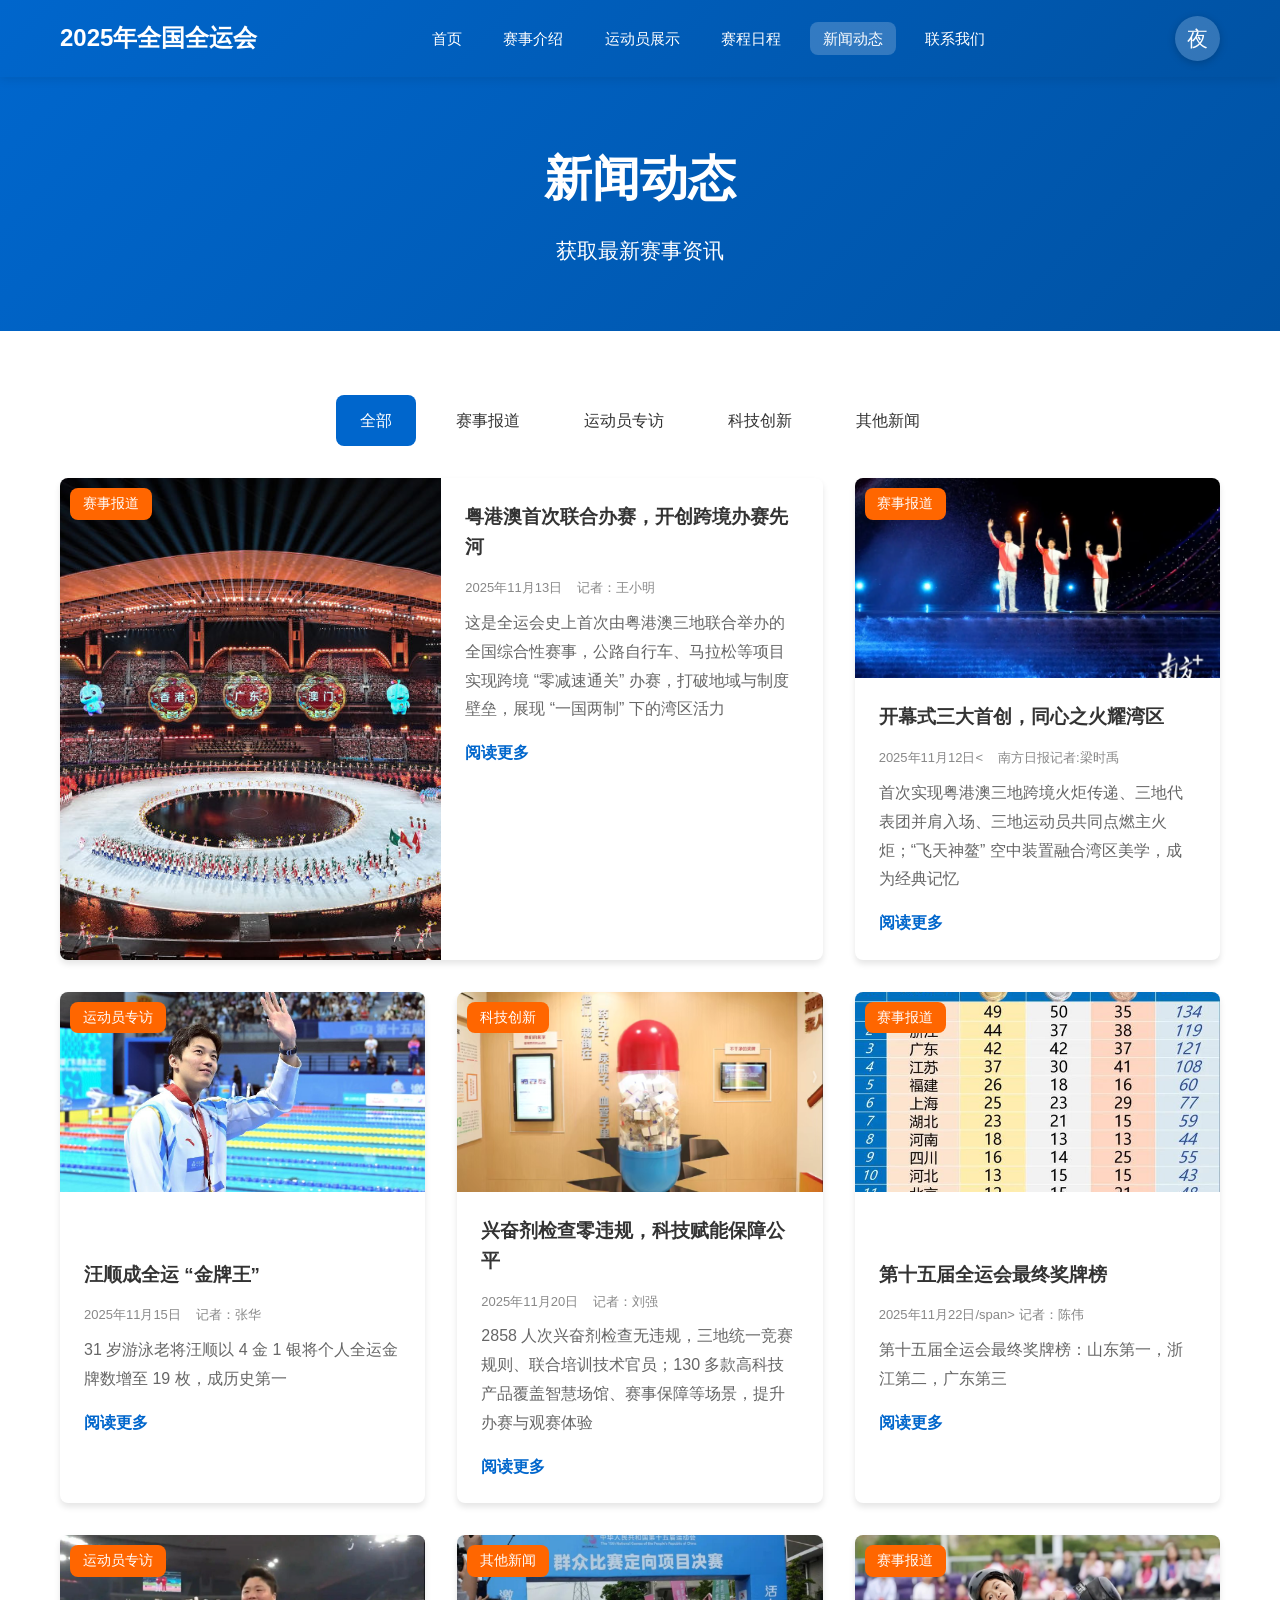
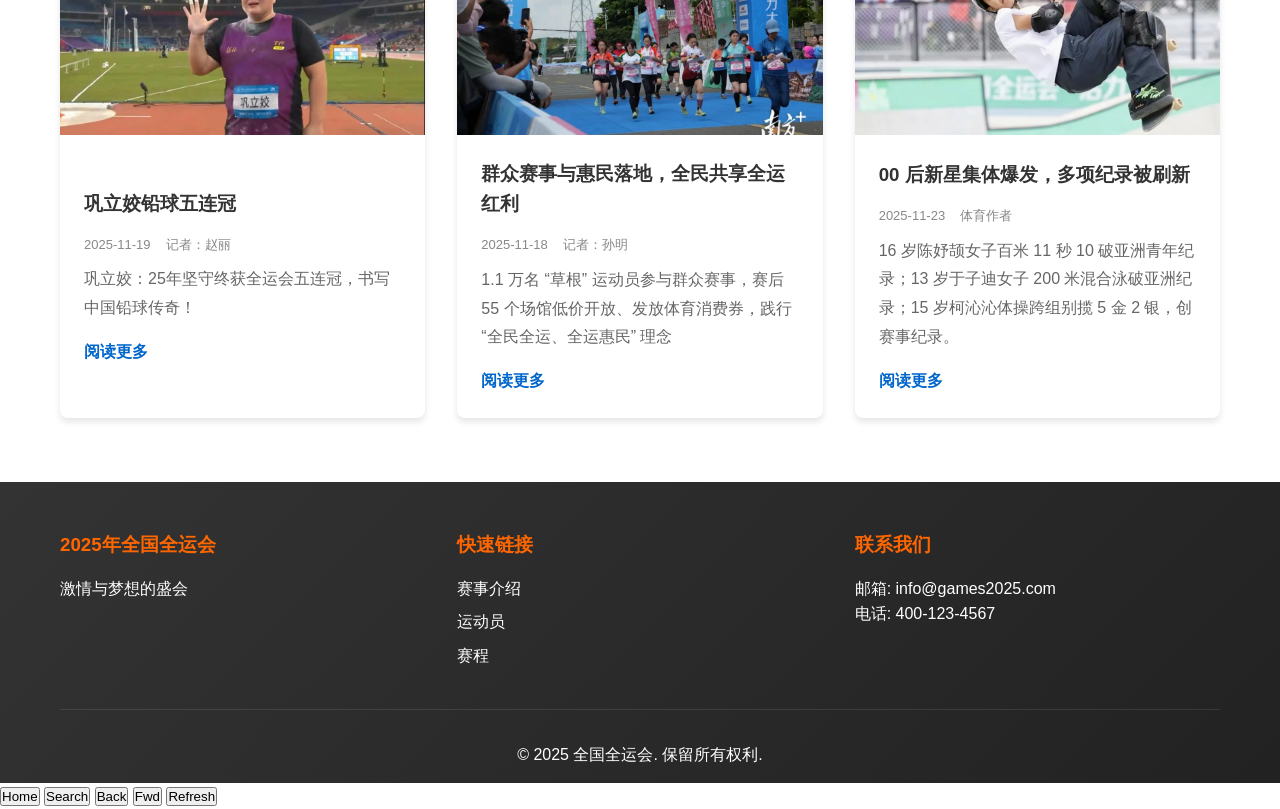
<file: 2025年粤港澳全国运动会的宣传展示网站/news.html>
<!DOCTYPE html>
<html lang="zh-CN">
<head>
    <meta charset="UTF-8">
    <meta name="viewport" content="width=device-width, initial-scale=1.0">
    <meta name="description" content="2025年第十五届全国全运会专题网站">
    <meta name="keywords" content="全国全运会,2025全运会,体育赛事,运动员,赛程">
    <meta name="theme-color" content="#0066cc">
    <title>新闻动态 - 2025年全国全运会</title>
    <link rel="stylesheet" href="css/all.css">
    <link rel="manifest" href="manifest.json">
</head>
<body>
    <!-- 导航栏 -->
    <nav class="navbar" role="navigation" aria-label="主导航">
        <div class="container">
            <div class="logo">
                <h1>2025年全国全运会</h1>
            </div>
            <ul class="nav-menu">
                <li><a href="index.html">首页</a></li>
                <li><a href="events.html">赛事介绍</a></li>
                <li><a href="athletes.html">运动员展示</a></li>
                <li><a href="schedule.html">赛程日程</a></li>
                <li><a href="news.html" class="active">新闻动态</a></li>
                <li><a href="contact.html">联系我们</a></li>
            </ul>
            <div class="hamburger">
                <span></span>
                <span></span>
                <span></span>
            </div>
        </div>
    </nav>

    <!-- 主要内容 -->
    <main id="main-content" role="main">

    <!-- 页面标题 -->
    <section class="page-header">
        <div class="container">
            <h1>新闻动态</h1>
            <p>获取最新赛事资讯</p>
        </div>
    </section>

    <!-- 新闻筛选和列表 - 纯CSS实现 -->
    <section class="news-section">
        <div class="container">
            <!-- 隐藏的radio按钮 -->
            <input type="radio" name="news-filter" id="news-all" class="news-radio" checked>
            <input type="radio" name="news-filter" id="news-match" class="news-radio">
            <input type="radio" name="news-filter" id="news-athlete" class="news-radio">
            <input type="radio" name="news-filter" id="news-venue" class="news-radio">
            <input type="radio" name="news-filter" id="news-other" class="news-radio">

            <!-- 分类按钮 -->
            <div class="category-tabs">
                <label for="news-all" class="category-tab-btn">全部</label>
                <label for="news-match" class="category-tab-btn">赛事报道</label>
                <label for="news-athlete" class="category-tab-btn">运动员专访</label>
                <label for="news-venue" class="category-tab-btn">科技创新</label>
                <label for="news-other" class="category-tab-btn">其他新闻</label>
            </div>

            <!-- 新闻列表 -->
            <div class="news-grid">
                <!-- 重要新闻 -->
                <article class="news-card featured" data-category="match">
                    <div class="news-image">
                        <img src="./images/粤港澳首次联合办赛.jpg" alt="粤港澳首次联合办赛">
                        <span class="news-tag">赛事报道</span>
                    </div>
                    <div class="news-content">
                        <h3>粤港澳首次联合办赛，开创跨境办赛先河</h3>
                        <p class="news-meta">
                            <span class="date"> 2025年11月13日</span>
                            <span class="author">记者：王小明</span>
                        </p>
                        <p class="news-excerpt">
                            这是全运会史上首次由粤港澳三地联合举办的全国综合性赛事，公路自行车、马拉松等项目实现跨境 “零减速通关” 办赛，打破地域与制度壁垒，展现 “一国两制” 下的湾区活力
                        </p>
                        <a href="news-detail-1.html" class="read-more">阅读更多</a>
                    </div>
                </article>

                <!-- 普通新闻 -->
                <article class="news-card" data-category="match">
                    <div class="news-image">
                        <img src="./images/开幕式三大首创，同心之火耀湾区.jpg" alt="开幕式">
                        <span class="news-tag">赛事报道</span>
                    </div>
                    <div class="news-content">
                        <h3>开幕式三大首创，同心之火耀湾区</h3>
                        <p class="news-meta">
                            <span class="date">2025年11月12日<</span>
                            <span class="author">南方日报记者:梁时禹</span>
                        </p>
                        <p class="news-excerpt">
                           首次实现粤港澳三地跨境火炬传递、三地代表团并肩入场、三地运动员共同点燃主火炬；“飞天神鳌” 空中装置融合湾区美学，成为经典记忆
                        </p>
                        <a href="news-detail-2.html" class="read-more">阅读更多</a>
                    </div>
                </article>

                <article class="news-card" data-category="athlete">
                    <div class="news-image">
                        <img src="./images/汪顺打招呼.jpg" alt="运动员专访">
                        <span class="news-tag">运动员专访</span>
                    </div>
                    <div class="news-content">
                        <h3>汪顺成全运 “金牌王”</h3>
                        <p class="news-meta">
                            <span class="date">2025年11月15日</span>
                            <span class="author">记者：张华</span>
                        </p>
                        <p class="news-excerpt">
                           31 岁游泳老将汪顺以 4 金 1 银将个人全运金牌数增至 19 枚，成历史第一              </p>
                        <a href="news-detail-3.html" class="read-more">阅读更多</a>
                    </div>
                </article>

                <article class="news-card" data-category="venue">
                    <div class="news-image">
                        <img src="./images/兴奋剂检查.jpg" alt="科技创新">
                        <span class="news-tag">科技创新</span>
                    </div>
                    <div class="news-content">
                        <h3>兴奋剂检查零违规，科技赋能保障公平</h3>
                        <p class="news-meta">
                            <span class="date">2025年11月20日</span>
                            <span class="author">记者：刘强</span>
                        </p>
                        <p class="news-excerpt">
                            2858 人次兴奋剂检查无违规，三地统一竞赛规则、联合培训技术官员；130 多款高科技产品覆盖智慧场馆、赛事保障等场景，提升办赛与观赛体验
                        </p>
                        <a href="news-detail-4.html" class="read-more">阅读更多</a>
                    </div>
                </article>

                <article class="news-card" data-category="match">
                    <div class="news-image">
                        <img src="./images/全运会最终奖牌榜.jpg" alt="全运会最终奖牌榜">
                        <span class="news-tag">赛事报道</span>
                    </div>
                    <div class="news-content">
                        <h3>第十五届全运会最终奖牌榜</h3>
                        <p class="news-meta">
                            <span class="date">2025年11月22日/span>
                            <span class="author">记者：陈伟</span>
                        </p>
                        <p class="news-excerpt">
                            第十五届全运会最终奖牌榜：山东第一，浙江第二，广东第三
                        </p>
                        <a href="news-detail-5.html" class="read-more">阅读更多</a>
                    </div>
                </article>

                <article class="news-card" data-category="athlete">
                    <div class="news-image">
                        <img src="./images/巩立姣决赛.jpg" alt="运动员专访">
                        <span class="news-tag">运动员专访</span>
                    </div>
                    <div class="news-content">
                        <h3>巩立姣铅球五连冠</h3>
                        <p class="news-meta">
                            <span class="date">2025-11-19</span>
                            <span class="author">记者：赵丽</span>
                        </p>
                        <p class="news-excerpt">
                            巩立姣：25年坚守终获全运会五连冠，书写中国铅球传奇！
                        </p>
                        <a href="news-detail-6.html" class="read-more">阅读更多</a>
                    </div>
                </article>

                <article class="news-card" data-category="other">
                    <div class="news-image">
                        <img src="./images/群众赛事活动.jpg" alt="其他新闻">
                        <span class="news-tag">其他新闻</span>
                    </div>
                    <div class="news-content">
                        <h3>群众赛事与惠民落地，全民共享全运红利</h3>
                        <p class="news-meta">
                            <span class="date">2025-11-18</span>
                            <span class="author">记者：孙明</span>
                        </p>
                        <p class="news-excerpt">
                            1.1 万名 “草根” 运动员参与群众赛事，赛后 55 个场馆低价开放、发放体育消费券，践行 “全民全运、全运惠民” 理念
                        </p>
                        <a href="news-detail-7.html" class="read-more">阅读更多</a>
                    </div>
                </article>

                <article class="news-card" data-category="match">
                    <div class="news-image">
                        <img src="./images/邹明珂.jpg" alt="刷新记录">
                        <span class="news-tag">赛事报道</span>
                    </div>
                    <div class="news-content">
                        <h3>00 后新星集体爆发，多项纪录被刷新</h3>
                        <p class="news-meta">
                            <span class="date">2025-11-23</span>
                            <span class="author">体育作者</span>
                        </p>
                        <p class="news-excerpt">
                            16 岁陈妤颉女子百米 11 秒 10 破亚洲青年纪录；13 岁于子迪女子 200 米混合泳破亚洲纪录；15 岁柯沁沁体操跨组别揽 5 金 2 银，创赛事纪录。
                        </p>
                        <a href="news-detail-8.html" class="read-more">阅读更多</a>
                    </div>
                </article>
            </div>
        </div>
    </section>

    <!-- 页脚 -->
    <footer class="footer">
        <div class="container">
            <div class="footer-content">
                <div class="footer-section">
                    <h3>2025年全国全运会</h3>
                    <p>激情与梦想的盛会</p>
                </div>
                <div class="footer-section">
                    <h3>快速链接</h3>
                    <ul>
                        <li><a href="events.html">赛事介绍</a></li>
                        <li><a href="athletes.html">运动员</a></li>
                        <li><a href="schedule.html">赛程</a></li>
                    </ul>
                </div>
                <div class="footer-section">
                    <h3>联系我们</h3>
                    <p>邮箱: info@games2025.com</p>
                    <p>电话: 400-123-4567</p>
                </div>
            </div>
            <div class="footer-bottom">
                <p>&copy; 2025 全国全运会. 保留所有权利.</p>
            </div>
        </div>
    </footer>

    </main>

    <script src="js/main.js"></script>
    <script src="js/interactions.js"></script>
    <script src="js/enhanced-interactions.js"></script>
</body>
</html>
</file>
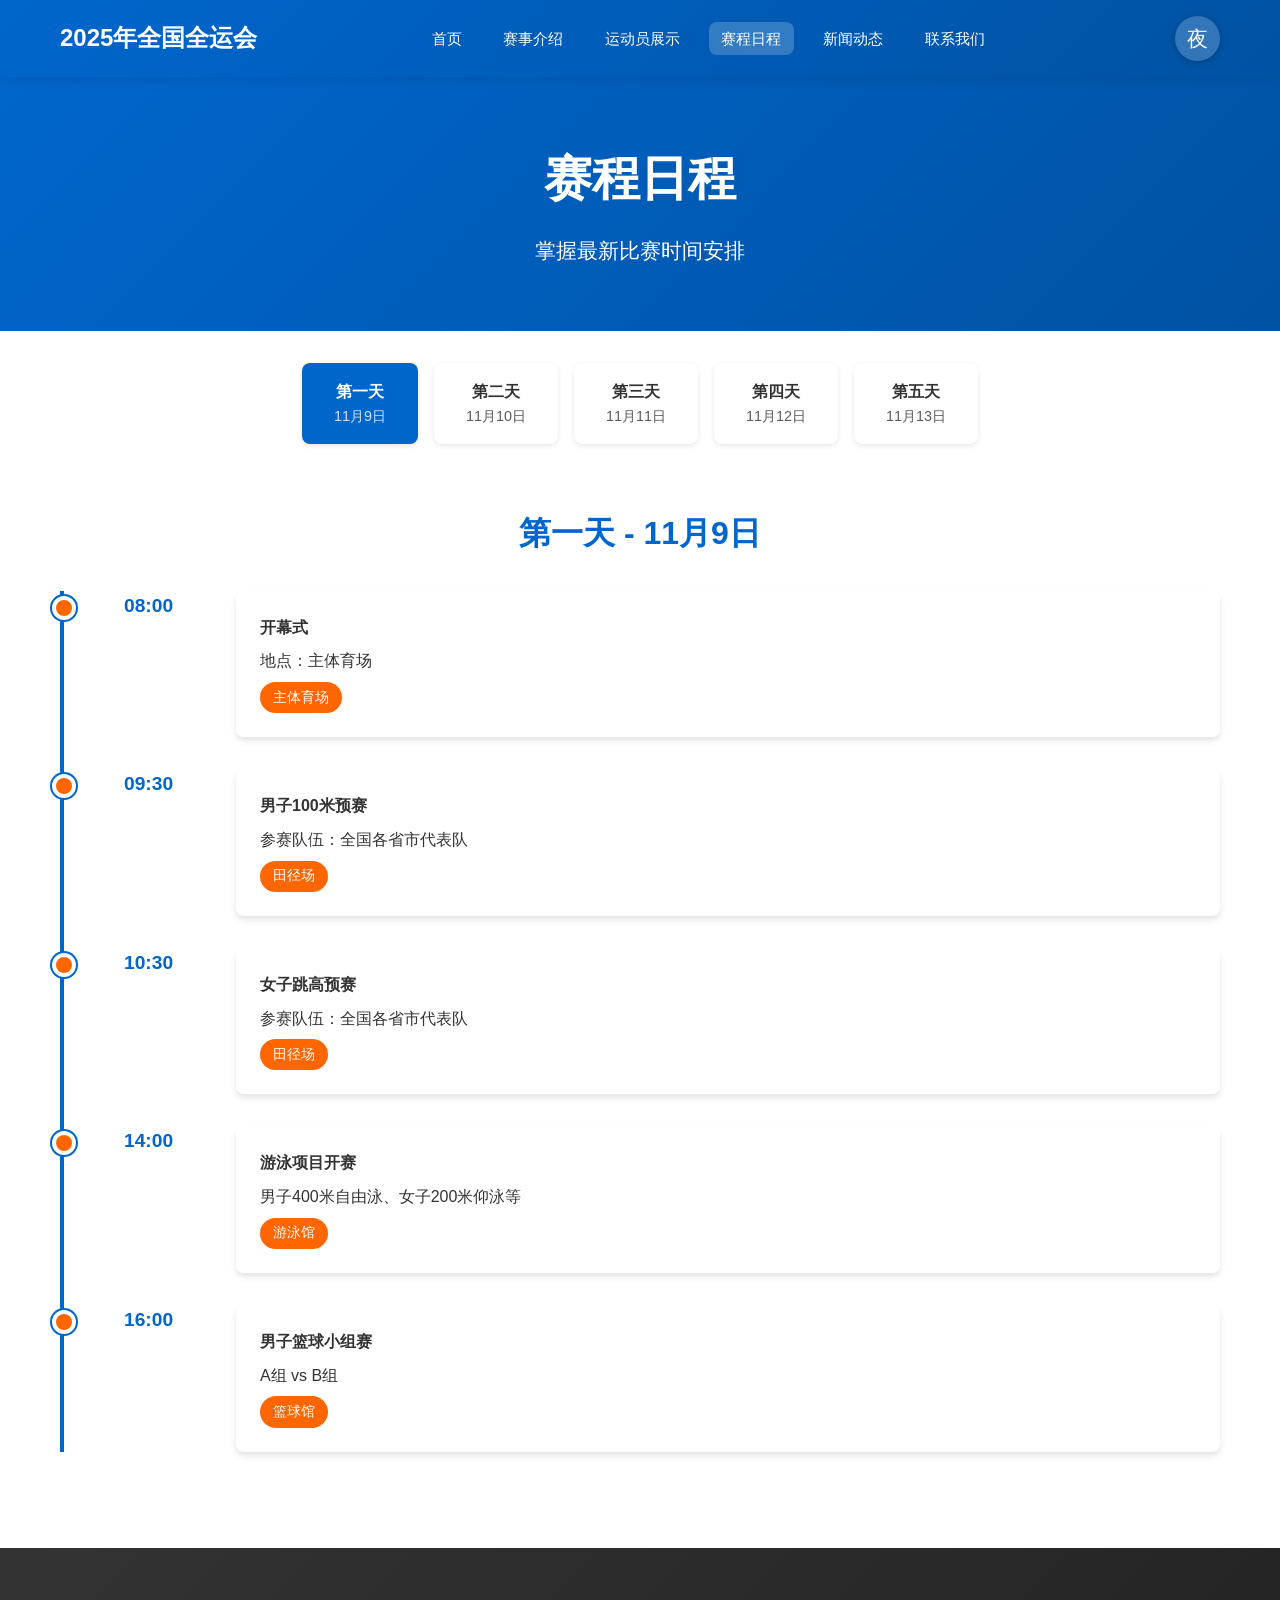
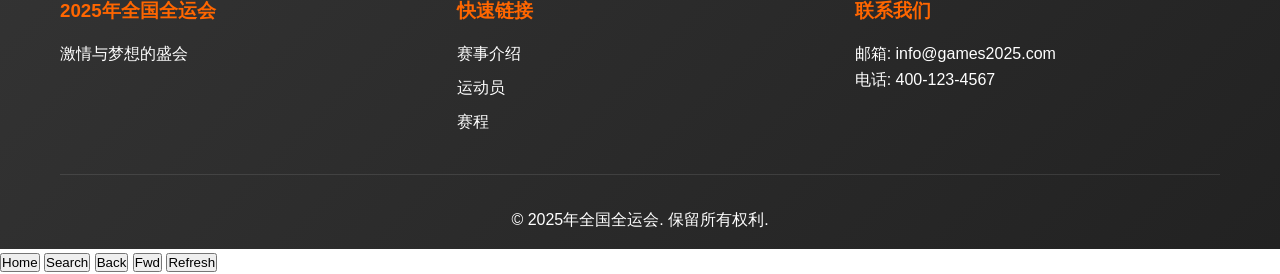
<file: 2025年粤港澳全国运动会的宣传展示网站/schedule.html>
<!DOCTYPE html>
<html lang="zh-CN">
<head>
    <meta charset="UTF-8">
    <meta name="viewport" content="width=device-width, initial-scale=1.0">
    <meta name="description" content="第十四届2025年全国全运会专题网站">
    <meta name="keywords" content="2025年全国全运会,体育赛事,运动员,赛程">
    <meta name="theme-color" content="#0066cc">
    <title>赛程日程 - 2025年全国全运会</title>
    <link rel="stylesheet" href="css/all.css">
    <link rel="manifest" href="manifest.json">
</head>
<body>
    <!-- 导航栏 -->
    <nav class="navbar" role="navigation" aria-label="主导航">
        <div class="container">
            <div class="logo">
                <h1>2025年全国全运会</h1>
            </div>
            <ul class="nav-menu">
                <li><a href="index.html">首页</a></li>
                <li><a href="events.html">赛事介绍</a></li>
                <li><a href="athletes.html">运动员展示</a></li>
                <li><a href="schedule.html" class="active">赛程日程</a></li>
                <li><a href="news.html">新闻动态</a></li>
                <li><a href="contact.html">联系我们</a></li>
            </ul>
            <div class="hamburger">
                <span></span>
                <span></span>
                <span></span>
            </div>
        </div>
    </nav>

    <!-- 主要内容 -->
    <main id="main-content" role="main">

    <!-- 页面标题 -->
    <section class="page-header">
        <div class="container">
            <h1>赛程日程</h1>
            <p>掌握最新比赛时间安排</p>
        </div>
    </section>

    <!-- 赛程筛选和内容 - 纯CSS实现 -->
    <section class="schedule-section">
        <div class="container">
            <!-- 隐藏的radio按钮 -->
            <input type="radio" name="schedule-filter" id="schedule-day1" class="schedule-radio" checked>
            <input type="radio" name="schedule-filter" id="schedule-day2" class="schedule-radio">
            <input type="radio" name="schedule-filter" id="schedule-day3" class="schedule-radio">
            <input type="radio" name="schedule-filter" id="schedule-day4" class="schedule-radio">
            <input type="radio" name="schedule-filter" id="schedule-day5" class="schedule-radio">

            <!-- 日期选择按钮 -->
            <div class="date-tabs">
                <label for="schedule-day1" class="date-tab-btn">
                    <span class="day">第一天</span>
                    <span class="date">11月9日</span>
                </label>
                <label for="schedule-day2" class="date-tab-btn">
                    <span class="day">第二天</span>
                    <span class="date">11月10日</span>
                </label>
                <label for="schedule-day3" class="date-tab-btn">
                    <span class="day">第三天</span>
                    <span class="date">11月11日</span>
                </label>
                <label for="schedule-day4" class="date-tab-btn">
                    <span class="day">第四天</span>
                    <span class="date">11月12日</span>
                </label>
                <label for="schedule-day5" class="date-tab-btn">
                    <span class="day">第五天</span>
                    <span class="date">11月13日</span>
                </label>
            </div>

            <!-- 赛程内容 -->
            <div class="schedule-content-wrapper">
                <!-- 第一天 -->
                <div class="date-content" id="day1">
                    <h2 class="date-title">第一天 - 11月9日</h2>
                    <div class="schedule-timeline">
                        <div class="timeline-item">
                            <div class="timeline-time">08:00</div>
                            <div class="timeline-event">
                                <h4>开幕式</h4>
                                <p>地点：主体育场</p>
                                <span class="venue-tag">主体育场</span>
                            </div>
                        </div>
                        <div class="timeline-item">
                            <div class="timeline-time">09:30</div>
                            <div class="timeline-event">
                                <h4>男子100米预赛</h4>
                                <p>参赛队伍：全国各省市代表队</p>
                                <span class="venue-tag">田径场</span>
                            </div>
                        </div>
                        <div class="timeline-item">
                            <div class="timeline-time">10:30</div>
                            <div class="timeline-event">
                                <h4>女子跳高预赛</h4>
                                <p>参赛队伍：全国各省市代表队</p>
                                <span class="venue-tag">田径场</span>
                            </div>
                        </div>
                        <div class="timeline-item">
                            <div class="timeline-time">14:00</div>
                            <div class="timeline-event">
                                <h4>游泳项目开赛</h4>
                                <p>男子400米自由泳、女子200米仰泳等</p>
                                <span class="venue-tag">游泳馆</span>
                            </div>
                        </div>
                        <div class="timeline-item">
                            <div class="timeline-time">16:00</div>
                            <div class="timeline-event">
                                <h4>男子篮球小组赛</h4>
                                <p>A组 vs B组</p>
                                <span class="venue-tag">篮球馆</span>
                            </div>
                        </div>
                    </div>
                </div>

                <!-- 第二天 -->
                <div class="date-content" id="day2">
                    <h2 class="date-title">第二天 - 11月10日</h2>
                    <div class="schedule-timeline">
                        <div class="timeline-item">
                            <div class="timeline-time">09:00</div>
                            <div class="timeline-event">
                                <h4>男子100米半决赛</h4>
                                <p>晋级选手争夺决赛资格</p>
                                <span class="venue-tag">田径场</span>
                            </div>
                        </div>
                        <div class="timeline-item">
                            <div class="timeline-time">10:00</div>
                            <div class="timeline-event">
                                <h4>女子跳高决赛</h4>
                                <p>金牌争夺战</p>
                                <span class="venue-tag">田径场</span>
                            </div>
                        </div>
                        <div class="timeline-item">
                            <div class="timeline-time">14:30</div>
                            <div class="timeline-event">
                                <h4>游泳决赛</h4>
                                <p>男子400米自由泳、女子200米仰泳决赛</p>
                                <span class="venue-tag">游泳馆</span>
                            </div>
                        </div>
                        <div class="timeline-item">
                            <div class="timeline-time">19:00</div>
                            <div class="timeline-event">
                                <h4>女子排球小组赛</h4>
                                <p>C组 vs D组</p>
                                <span class="venue-tag">排球馆</span>
                            </div>
                        </div>
                    </div>
                </div>

                <!-- 第三天 -->
                <div class="date-content" id="day3">
                    <h2 class="date-title">第三天 - 11月11日</h2>
                    <div class="schedule-timeline">
                        <div class="timeline-item">
                            <div class="timeline-time">09:30</div>
                            <div class="timeline-event">
                                <h4>男子100米决赛</h4>
                                <p>万众瞩目的金牌争夺</p>
                                <span class="venue-tag">田径场</span>
                            </div>
                        </div>
                        <div class="timeline-item">
                            <div class="timeline-time">11:00</div>
                            <div class="timeline-event">
                                <h4>女子800米决赛</h4>
                                <p>中长跑精彩对决</p>
                                <span class="venue-tag">田径场</span>
                            </div>
                        </div>
                        <div class="timeline-item">
                            <div class="timeline-time">15:00</div>
                            <div class="timeline-event">
                                <h4>乒乓球单打决赛</h4>
                                <p>男女单打金牌赛</p>
                                <span class="venue-tag">乒乓球馆</span>
                            </div>
                        </div>
                        <div class="timeline-item">
                            <div class="timeline-time">20:00</div>
                            <div class="timeline-event">
                                <h4>体操男子全能决赛</h4>
                                <p>世界级水平竞技</p>
                                <span class="venue-tag">体操馆</span>
                            </div>
                        </div>
                    </div>
                </div>

                <!-- 第四天 -->
                <div class="date-content" id="day4">
                    <h2 class="date-title">第四天 - 11月12日</h2>
                    <div class="schedule-timeline">
                        <div class="timeline-item">
                            <div class="timeline-time">09:00</div>
                            <div class="timeline-event">
                                <h4>女子4x100米接力预赛</h4>
                                <p>团队协作的较量</p>
                                <span class="venue-tag">田径场</span>
                            </div>
                        </div>
                        <div class="timeline-item">
                            <div class="timeline-time">14:00</div>
                            <div class="timeline-event">
                                <h4>游泳200米蝶泳决赛</h4>
                                <p>技术型项目金牌争夺</p>
                                <span class="venue-tag">游泳馆</span>
                            </div>
                        </div>
                        <div class="timeline-item">
                            <div class="timeline-time">16:30</div>
                            <div class="timeline-event">
                                <h4>男子篮球半决赛</h4>
                                <p>强强对话</p>
                                <span class="venue-tag">篮球馆</span>
                            </div>
                        </div>
                        <div class="timeline-item">
                            <div class="timeline-time">19:30</div>
                            <div class="timeline-event">
                                <h4>女子体操全能决赛</h4>
                                <p>美感与力量并存</p>
                                <span class="venue-tag">体操馆</span>
                            </div>
                        </div>
                    </div>
                </div>

                <!-- 第五天 -->
                <div class="date-content" id="day5">
                    <h2 class="date-title">第五天 - 11月13日</h2>
                    <div class="schedule-timeline">
                        <div class="timeline-item">
                            <div class="timeline-time">09:30</div>
                            <div class="timeline-event">
                                <h4>男子4x100米接力决赛</h4>
                                <p>速度与默契的终极考验</p>
                                <span class="venue-tag">田径场</span>
                            </div>
                        </div>
                        <div class="timeline-item">
                            <div class="timeline-time">14:00</div>
                            <div class="timeline-event">
                                <h4>女子篮球决赛</h4>
                                <p>冠军之战</p>
                                <span class="venue-tag">篮球馆</span>
                            </div>
                        </div>
                        <div class="timeline-item">
                            <div class="timeline-time">17:00</div>
                            <div class="timeline-event">
                                <h4>游泳4x100米混合泳接力决赛</h4>
                                <p>团队综合实力展示</p>
                                <span class="venue-tag">游泳馆</span>
                            </div>
                        </div>
                        <div class="timeline-item">
                            <div class="timeline-time">20:00</div>
                            <div class="timeline-event">
                                <h4>闭幕式</h4>
                                <p>庆祝盛会圆满成功</p>
                                <span class="venue-tag">主体育场</span>
                            </div>
                        </div>
                    </div>
                </div>
            </div>
        </div>
    </section>

    <!-- 页脚 -->
    <footer class="footer">
        <div class="container">
            <div class="footer-content">
                <div class="footer-section">
                    <h3>2025年全国全运会</h3>
                    <p>激情与梦想的盛会</p>
                </div>
                <div class="footer-section">
                    <h3>快速链接</h3>
                    <ul>
                        <li><a href="events.html">赛事介绍</a></li>
                        <li><a href="athletes.html">运动员</a></li>
                        <li><a href="schedule.html">赛程</a></li>
                    </ul>
                </div>
                <div class="footer-section">
                    <h3>联系我们</h3>
                    <p>邮箱: info@games2025.com</p>
                    <p>电话: 400-123-4567</p>
                </div>
            </div>
            <div class="footer-bottom">
                <p>&copy; 2025年全国全运会. 保留所有权利.</p>
            </div>
        </div>
    </footer>

    </main>

    <script src="js/main.js"></script>
    <script src="js/interactions.js"></script>
    <script src="js/enhanced-interactions.js"></script>
</body>
</html>
</file>
<file: 2025年粤港澳全国运动会的宣传展示网站/css/all.css>
* {
    margin: 0;
    padding: 0;
    box-sizing: border-box;
}

:root {
    --primary-color: #0066cc;
    --secondary-color: #ff6600;
    --dark-color: #333;
    --light-color: #f4f4f4;
    --white: #fff;
    --border-radius: 8px;
    --transition: all 0.3s ease;
}

body {
    font-family: 'Microsoft YaHei', 'SimHei', Arial, sans-serif;
    line-height: 1.6;
    color: var(--dark-color);
    background-color: var(--white);
}

.container {
    max-width: 1200px;
    margin: 0 auto;
    padding: 0 20px;
}
.navbar {
    background: linear-gradient(135deg, var(--primary-color), #0052a3);
    padding: 1rem 0;
    position: sticky;
    top: 0;
    z-index: 1000;
    box-shadow: 0 2px 10px rgba(0,0,0,0.1);
}

.navbar .container {
    display: flex;
    justify-content: space-between;
    align-items: center;
}

.logo h1 {
    color: var(--white);
    font-size: 1.5rem;
    font-weight: bold;
    white-space: nowrap;
}

.nav-menu {
    display: flex;
    list-style: none;
    gap: 1rem;
    flex-shrink: 0;
}

.nav-menu a {
    color: var(--white);
    text-decoration: none;
    padding: 0.5rem 0.8rem;
    border-radius: var(--border-radius);
    transition: var(--transition);
    white-space: nowrap;
    font-size: 0.95rem;
}

.nav-menu a:hover,
.nav-menu a.active {
    background-color: rgba(255, 255, 255, 0.2);
    transform: translateY(-2px);
}

.hamburger {
    display: none;
    flex-direction: column;
    cursor: pointer;
    gap: 4px;
}

.hamburger span {
    width: 25px;
    height: 3px;
    background-color: var(--white);
    border-radius: 3px;
    transition: var(--transition);
}
.hero-slider {
    position: relative;
    overflow: hidden;
    height: 600px;
}

.slider-container {
    position: relative;
    height: 100%;
}
.slider-container input[type="radio"] {
    display: none;
}
.slides {
    position: relative;
    height: 100%;
}

.slide {
    position: absolute;
    top: 0;
    left: 0;
    width: 100%;
    height: 100%;
    opacity: 0;
    transition: opacity 0.8s ease-in-out;
}

.slide img {
    width: 100%;
    height: 600px;
    object-fit: cover;
}

.slide-content {
    position: absolute;
    top: 50%;
    left: 50%;
    transform: translate(-50%, -50%);
    text-align: center;
    color: var(--white);
    background: rgba(0, 0, 0, 0.5);
    padding: 2rem 3rem;
    border-radius: var(--border-radius);
}

.slide-content h2 {
    font-size: 3rem;
    margin-bottom: 1rem;
}

.slide-content p {
    font-size: 1.5rem;
}
#slide1:checked ~ .slides .slide:nth-child(1),
#slide2:checked ~ .slides .slide:nth-child(2),
#slide3:checked ~ .slides .slide:nth-child(3) {
    opacity: 1;
    z-index: 1;
}
.slider-dots {
    position: absolute;
    bottom: 20px;
    left: 50%;
    transform: translateX(-50%);
    display: flex;
    gap: 10px;
    z-index: 10;
}

.dot {
    width: 12px;
    height: 12px;
    border-radius: 50%;
    background: rgba(255, 255, 255, 0.5);
    cursor: pointer;
    transition: var(--transition);
}

.dot:hover {
    background: rgba(255, 255, 255, 0.8);
    transform: scale(1.2);
}
#slide1:checked ~ .slider-dots label:nth-child(1),
#slide2:checked ~ .slider-dots label:nth-child(2),
#slide3:checked ~ .slider-dots label:nth-child(3) {
    background: var(--white);
    transform: scale(1.3);
}

.dot.active {
    background: var(--white);
    transform: scale(1.3);
}
.page-header {
    background: linear-gradient(135deg, var(--primary-color), #0052a3);
    color: var(--white);
    padding: 4rem 0;
    text-align: center;
}

.page-header h1 {
    font-size: 3rem;
    margin-bottom: 1rem;
}

.page-header p {
    font-size: 1.3rem;
}
.section-title {
    text-align: center;
    font-size: 2.5rem;
    margin-bottom: 3rem;
    color: var(--primary-color);
    position: relative;
    padding-bottom: 1rem;
}

.section-title::after {
    content: '';
    position: absolute;
    bottom: 0;
    left: 50%;
    transform: translateX(-50%);
    width: 100px;
    height: 4px;
    background: var(--secondary-color);
    border-radius: 2px;
}
.overview {
    padding: 4rem 0;
    background-color: var(--light-color);
}

.overview-grid {
    display: grid;
    grid-template-columns: repeat(auto-fit, minmax(250px, 1fr));
    gap: 2rem;
}

.overview-card {
    background: var(--white);
    padding: 2rem;
    border-radius: var(--border-radius);
    text-align: center;
    box-shadow: 0 4px 6px rgba(0,0,0,0.1);
    transition: var(--transition);
}

.overview-card:hover {
    transform: translateY(-10px);
    box-shadow: 0 8px 12px rgba(0,0,0,0.2);
}

.card-icon {
    font-size: 3rem;
    margin-bottom: 1rem;
}

.overview-card h3 {
    color: var(--primary-color);
    margin-bottom: 1rem;
    font-size: 1.5rem;
}
.today-schedule {
    padding: 4rem 0;
}
.tab-radio {
    display: none;
}

.schedule-tabs {
    display: flex;
    justify-content: center;
    gap: 1rem;
    margin-bottom: 2rem;
}

.tab-btn {
    padding: 1rem 2rem;
    border: none;
    background: var(--light-color);
    color: var(--dark-color);
    border-radius: var(--border-radius);
    cursor: pointer;
    transition: var(--transition);
    font-size: 1rem;
}

.tab-btn:hover {
    background: var(--primary-color);
    color: var(--white);
}
#tab-morning:checked ~ .schedule-tabs label[for="tab-morning"],
#tab-afternoon:checked ~ .schedule-tabs label[for="tab-afternoon"],
#tab-evening:checked ~ .schedule-tabs label[for="tab-evening"] {
    background: var(--primary-color);
    color: var(--white);
}

.tab-content {
    background: var(--white);
    padding: 2rem;
    border-radius: var(--border-radius);
    box-shadow: 0 4px 6px rgba(0,0,0,0.1);
}

.tab-pane {
    display: none;
}
#tab-morning:checked ~ .tab-content #morning,
#tab-afternoon:checked ~ .tab-content #afternoon,
#tab-evening:checked ~ .tab-content #evening {
    display: block;
    animation: fadeIn 0.5s ease;
}

@keyframes fadeIn {
    from {
        opacity: 0;
        transform: translateY(10px);
    }
    to {
        opacity: 1;
        transform: translateY(0);
    }
}

.schedule-item {
    display: flex;
    align-items: center;
    padding: 1.5rem;
    border-bottom: 1px solid var(--light-color);
    gap: 1.5rem;
    transition: var(--transition);
}

.schedule-item:hover {
    background: var(--light-color);
    transform: translateX(10px);
}

.schedule-item:last-child {
    border-bottom: none;
}

.time {
    font-size: 1.2rem;
    font-weight: bold;
    color: var(--primary-color);
    min-width: 80px;
}

.event-info {
    flex: 1;
}

.event-info h4 {
    margin-bottom: 0.5rem;
    color: var(--dark-color);
}

.event-info p {
    color: #666;
}

.status {
    padding: 0.5rem 1rem;
    background: #4CAF50;
    color: var(--white);
    border-radius: var(--border-radius);
    font-size: 0.9rem;
}
.events-section {
    padding: 4rem 0;
}

.events-grid {
    display: grid;
    grid-template-columns: repeat(auto-fit, minmax(300px, 1fr));
    gap: 2rem;
}

.event-card {
    background: var(--white);
    padding: 2rem;
    border-radius: var(--border-radius);
    box-shadow: 0 4px 6px rgba(0,0,0,0.1);
    transition: var(--transition);
}

.event-card:hover {
    transform: translateY(-5px);
    box-shadow: 0 8px 12px rgba(0,0,0,0.2);
}

.event-icon {
    font-size: 3rem;
    margin-bottom: 1rem;
}

.event-card h3 {
    color: var(--primary-color);
    margin-bottom: 1rem;
    font-size: 1.5rem;
}

.event-card ul {
    list-style: none;
    padding-left: 0;
}

.event-card li {
    padding: 0.5rem 0;
    border-bottom: 1px solid var(--light-color);
}

.event-card li:last-child {
    border-bottom: none;
}
.rules-section {
    padding: 4rem 0;
    background: var(--light-color);
}

.rules-content {
    display: grid;
    grid-template-columns: repeat(auto-fit, minmax(280px, 1fr));
    gap: 2rem;
}

.rule-item {
    background: var(--white);
    padding: 2rem;
    border-radius: var(--border-radius);
    box-shadow: 0 4px 6px rgba(0,0,0,0.1);
    transition: var(--transition);
}

.rule-item:hover {
    transform: translateY(-5px);
}

.rule-item h3 {
    color: var(--primary-color);
    margin-bottom: 1rem;
}
.athlete-filters {
    padding: 2rem 0;
    background: var(--light-color);
}

.filter-buttons {
    display: flex;
    justify-content: center;
    gap: 1rem;
    flex-wrap: wrap;
}

.filter-btn {
    padding: 0.8rem 1.5rem;
    border: none;
    background: var(--white);
    color: var(--dark-color);
    border-radius: var(--border-radius);
    cursor: pointer;
    transition: var(--transition);
}

.filter-btn:hover {
    background: var(--primary-color);
    color: var(--white);
}
.filter-radio {
    display: none;
}

.filter-buttons {
    display: flex;
    justify-content: center;
    gap: 1rem;
    margin-bottom: 2rem;
    flex-wrap: wrap;
}
#filter-all:checked ~ .filter-buttons label[for="filter-all"],
#filter-track:checked ~ .filter-buttons label[for="filter-track"],
#filter-swimming:checked ~ .filter-buttons label[for="filter-swimming"],
#filter-ball:checked ~ .filter-buttons label[for="filter-ball"],
#filter-shooting:checked ~ .filter-buttons label[for="filter-shooting"] {
    background: var(--primary-color);
    color: var(--white);
}
#filter-track:checked ~ .athletes-grid .athlete-card,
#filter-swimming:checked ~ .athletes-grid .athlete-card,
#filter-ball:checked ~ .athletes-grid .athlete-card,
#filter-shooting:checked ~ .athletes-grid .athlete-card {
    display: none;
}
#filter-all:checked ~ .athletes-grid .athlete-card {
    display: flex;
}

#filter-track:checked ~ .athletes-grid .athlete-card[data-category="track"] {
    display: flex;
}

#filter-swimming:checked ~ .athletes-grid .athlete-card[data-category="swimming"] {
    display: flex;
}

#filter-ball:checked ~ .athletes-grid .athlete-card[data-category="ball"] {
    display: flex;
}

#filter-shooting:checked ~ .athletes-grid .athlete-card[data-category="shooting"] {
    display: flex;
}
.athletes-section {
    padding: 4rem 0;
}

.athletes-grid {
    display: grid;
    grid-template-columns: repeat(3, 1fr);
    gap: 2rem;
}

.athlete-card {
    background: var(--white);
    border-radius: var(--border-radius);
    overflow: hidden;
    box-shadow: 0 4px 6px rgba(0,0,0,0.1);
    transition: var(--transition);
    display: flex;
    flex-direction: column;
    height: 100%;
}

.athlete-card:hover {
    transform: translateY(-10px);
    box-shadow: 0 8px 12px rgba(0,0,0,0.2);
}

.athlete-image {
    width: 100%;
    height: 260px;
    overflow: hidden;
    flex-shrink: 0;
}

.athlete-image img {
    width: 100%;
    height: 100%;
    object-fit: cover;
    object-position: center top;
    transition: var(--transition);
}

.athlete-card:hover .athlete-image img {
    transform: scale(1.1);
}

.athlete-info {
    padding: 1.2rem;
    flex: 1;
    display: flex;
    flex-direction: column;
}

.athlete-info h3 {
    color: var(--primary-color);
    margin-bottom: 0.5rem;
    font-size: 1.2rem;
}

.sport {
    color: #666;
    margin-bottom: 0.5rem;
    font-size: 0.9rem;
}

.achievement {
    color: var(--secondary-color);
    font-weight: bold;
    margin-bottom: 0.5rem;
    font-size: 0.9rem;
}

.description {
    font-size: 0.85rem;
    color: #888;
    line-height: 1.5;
    overflow: hidden;
    display: -webkit-box;
    -webkit-line-clamp: 3;
    -webkit-box-orient: vertical;
    flex: 1;
}

.schedule-section {
    padding: 2rem 0;
}

.schedule-radio {
    display: none;
}

.date-tabs {
    display: flex;
    justify-content: center;
    gap: 1rem;
    flex-wrap: wrap;
    margin-bottom: 2rem;
}

.date-tab-btn {
    padding: 1rem 2rem;
    border: none;
    background: var(--white);
    border-radius: var(--border-radius);
    cursor: pointer;
    transition: var(--transition);
    text-align: center;
    box-shadow: 0 2px 5px rgba(0,0,0,0.1);
}

.date-tab-btn:hover {
    background: var(--primary-color);
    color: var(--white);
}

.date-tab-btn .day {
    display: block;
    font-weight: bold;
}

.date-tab-btn .date {
    display: block;
    font-size: 0.9rem;
    opacity: 0.8;
}

#schedule-day1:checked ~ .date-tabs label[for="schedule-day1"],
#schedule-day2:checked ~ .date-tabs label[for="schedule-day2"],
#schedule-day3:checked ~ .date-tabs label[for="schedule-day3"],
#schedule-day4:checked ~ .date-tabs label[for="schedule-day4"],
#schedule-day5:checked ~ .date-tabs label[for="schedule-day5"] {
    background: var(--primary-color);
    color: var(--white);
}

.schedule-content-wrapper {
    padding: 2rem 0;
}

.date-content {
    display: none;
}

#schedule-day1:checked ~ .schedule-content-wrapper #day1,
#schedule-day2:checked ~ .schedule-content-wrapper #day2,
#schedule-day3:checked ~ .schedule-content-wrapper #day3,
#schedule-day4:checked ~ .schedule-content-wrapper #day4,
#schedule-day5:checked ~ .schedule-content-wrapper #day5 {
    display: block;
    animation: fadeIn 0.5s ease;
}

.date-title {
    text-align: center;
    font-size: 2rem;
    color: var(--primary-color);
    margin-bottom: 2rem;
}

.schedule-timeline {
    position: relative;
    padding-left: 2rem;
}

.schedule-timeline::before {
    content: '';
    position: absolute;
    left: 0;
    top: 0;
    bottom: 0;
    width: 4px;
    background: var(--primary-color);
}

.timeline-item {
    display: flex;
    gap: 2rem;
    margin-bottom: 2rem;
    position: relative;
}

.timeline-item::before {
    content: '';
    position: absolute;
    left: -2.5rem;
    top: 5px;
    width: 16px;
    height: 16px;
    border-radius: 50%;
    background: var(--secondary-color);
    border: 4px solid var(--white);
    box-shadow: 0 0 0 2px var(--primary-color);
}

.timeline-time {
    font-size: 1.2rem;
    font-weight: bold;
    color: var(--primary-color);
    min-width: 80px;
}

.timeline-event {
    flex: 1;
    background: var(--white);
    padding: 1.5rem;
    border-radius: var(--border-radius);
    box-shadow: 0 4px 6px rgba(0,0,0,0.1);
    transition: var(--transition);
}

.timeline-event:hover {
    transform: translateX(10px);
    box-shadow: 0 6px 8px rgba(0,0,0,0.15);
}

.timeline-event h4 {
    margin-bottom: 0.5rem;
    color: var(--dark-color);
}

.venue-tag {
    display: inline-block;
    padding: 0.3rem 0.8rem;
    background: var(--secondary-color);
    color: var(--white);
    border-radius: 20px;
    font-size: 0.85rem;
    margin-top: 0.5rem;
}

.news-categories {
    padding: 2rem 0;
    background: var(--light-color);
}

.news-radio {
    display: none;
}

.category-tabs {
    display: flex;
    justify-content: center;
    gap: 1rem;
    flex-wrap: wrap;
    margin-bottom: 2rem;
}

.category-tab-btn {
    padding: 0.8rem 1.5rem;
    border: none;
    background: var(--white);
    border-radius: var(--border-radius);
    cursor: pointer;
    transition: var(--transition);
}

.category-tab-btn:hover {
    background: var(--primary-color);
    color: var(--white);
}

#news-all:checked ~ .category-tabs label[for="news-all"],
#news-match:checked ~ .category-tabs label[for="news-match"],
#news-athlete:checked ~ .category-tabs label[for="news-athlete"],
#news-venue:checked ~ .category-tabs label[for="news-venue"],
#news-other:checked ~ .category-tabs label[for="news-other"] {
    background: var(--primary-color);
    color: var(--white);
}

#news-match:checked ~ .news-grid .news-card,
#news-athlete:checked ~ .news-grid .news-card,
#news-venue:checked ~ .news-grid .news-card,
#news-other:checked ~ .news-grid .news-card {
    display: none;
}

#news-all:checked ~ .news-grid .news-card {
    display: grid;
}

#news-match:checked ~ .news-grid .news-card[data-category="match"] {
    display: grid;
}

#news-athlete:checked ~ .news-grid .news-card[data-category="athlete"] {
    display: grid;
}

#news-venue:checked ~ .news-grid .news-card[data-category="venue"] {
    display: grid;
}

#news-other:checked ~ .news-grid .news-card[data-category="other"] {
    display: grid;
}

.news-section {
    padding: 4rem 0;
}

.news-grid {
    display: grid;
    grid-template-columns: repeat(auto-fill, minmax(300px, 1fr));
    gap: 2rem;
}

.news-card {
    background: var(--white);
    border-radius: var(--border-radius);
    overflow: hidden;
    box-shadow: 0 4px 6px rgba(0,0,0,0.1);
    transition: var(--transition);
}

.news-card:hover {
    transform: translateY(-5px);
    box-shadow: 0 8px 12px rgba(0,0,0,0.2);
}

.news-card.featured {
    grid-column: span 2;
    display: grid;
    grid-template-columns: 1fr 1fr;
}

.news-image {
    position: relative;
    width: 100%;
    height: 200px;
    overflow: hidden;
}

.news-card.featured .news-image {
    height: 100%;
}

.news-image img {
    width: 100%;
    height: 100%;
    object-fit: cover;
    transition: var(--transition);
}

.news-card:hover .news-image img {
    transform: scale(1.1);
}

.news-tag {
    position: absolute;
    top: 10px;
    left: 10px;
    padding: 0.3rem 0.8rem;
    background: var(--secondary-color);
    color: var(--white);
    border-radius: var(--border-radius);
    font-size: 0.85rem;
}

.news-content {
    padding: 1.5rem;
}

.news-content h3 {
    margin-bottom: 1rem;
    color: var(--dark-color);
    transition: var(--transition);
}

.news-content h3:hover {
    color: var(--primary-color);
}

.news-meta {
    font-size: 0.85rem;
    color: #888;
    margin-bottom: 1rem;
    display: flex;
    gap: 1rem;
}

.news-excerpt {
    color: #666;
    margin-bottom: 1rem;
    line-height: 1.8;
}

.read-more {
    color: var(--primary-color);
    text-decoration: none;
    font-weight: bold;
    transition: var(--transition);
}

.read-more:hover {
    color: var(--secondary-color);
}

.load-more {
    text-align: center;
    margin-top: 3rem;
}

.load-more-btn {
    padding: 1rem 3rem;
    border: none;
    background: var(--primary-color);
    color: var(--white);
    border-radius: var(--border-radius);
    cursor: pointer;
    font-size: 1rem;
    transition: var(--transition);
}

.load-more-btn:hover {
    background: var(--secondary-color);
    transform: translateY(-2px);
}

.contact-info {
    padding: 4rem 0;
    background: var(--light-color);
}

.contact-grid {
    display: grid;
    grid-template-columns: repeat(auto-fit, minmax(250px, 1fr));
    gap: 2rem;
}

.contact-card {
    background: var(--white);
    padding: 2rem;
    border-radius: var(--border-radius);
    text-align: center;
    box-shadow: 0 4px 6px rgba(0,0,0,0.1);
    transition: var(--transition);
}

.contact-card:hover {
    transform: translateY(-5px);
}

.contact-icon {
    font-size: 3rem;
    margin-bottom: 1rem;
}

.contact-card h3 {
    color: var(--primary-color);
    margin-bottom: 1rem;
}

.feedback-section {
    padding: 4rem 0;
}

.feedback-form {
    max-width: 700px;
    margin: 0 auto;
    background: var(--white);
    padding: 2rem;
    border-radius: var(--border-radius);
    box-shadow: 0 4px 6px rgba(0,0,0,0.1);
}

.form-group {
    margin-bottom: 1.5rem;
}

.form-group label {
    display: block;
    margin-bottom: 0.5rem;
    color: var(--dark-color);
    font-weight: bold;
}

.required {
    color: red;
}

.form-group input,
.form-group select,
.form-group textarea {
    width: 100%;
    padding: 0.8rem;
    border: 2px solid var(--light-color);
    border-radius: var(--border-radius);
    font-size: 1rem;
    transition: var(--transition);
    font-family: inherit;
}

.form-group input:focus,
.form-group select:focus,
.form-group textarea:focus {
    outline: none;
    border-color: var(--primary-color);
    box-shadow: 0 0 0 3px rgba(0, 102, 204, 0.1);
}

.form-group.error input,
.form-group.error select,
.form-group.error textarea {
    border-color: red;
}

.error-message {
    display: block;
    color: red;
    font-size: 0.85rem;
    margin-top: 0.3rem;
}

.checkbox-group label {
    display: flex;
    align-items: center;
    gap: 0.5rem;
    font-weight: normal;
}

.checkbox-group input[type="checkbox"] {
    width: auto;
}

.form-actions {
    display: flex;
    gap: 1rem;
    justify-content: center;
}

.submit-btn,
.reset-btn {
    padding: 1rem 2rem;
    border: none;
    border-radius: var(--border-radius);
    cursor: pointer;
    font-size: 1rem;
    transition: var(--transition);
}

.submit-btn {
    background: var(--primary-color);
    color: var(--white);
}

.submit-btn:hover {
    background: #0052a3;
}

.reset-btn {
    background: var(--light-color);
    color: var(--dark-color);
}

.reset-btn:hover {
    background: #ddd;
}

.success-message {
    max-width: 700px;
    margin: 2rem auto;
    padding: 2rem;
    background: #d4edda;
    color: #155724;
    border: 1px solid #c3e6cb;
    border-radius: var(--border-radius);
    text-align: center;
}

.map-section {
    padding: 4rem 0;
    background: var(--light-color);
}

.map-container {
    background: var(--white);
    padding: 2rem;
    border-radius: var(--border-radius);
    box-shadow: 0 4px 6px rgba(0,0,0,0.1);
}

.map-placeholder {
    height: 400px;
    display: flex;
    flex-direction: column;
    align-items: center;
    justify-content: center;
    background: linear-gradient(135deg, #e0e0e0, #f5f5f5);
    border-radius: var(--border-radius);
    font-size: 1.2rem;
    color: #666;
}

.footer {
    background: linear-gradient(135deg, #333, #222);
    color: var(--white);
    padding: 3rem 0 1rem;
}

.footer-content {
    display: grid;
    grid-template-columns: repeat(auto-fit, minmax(250px, 1fr));
    gap: 2rem;
    margin-bottom: 2rem;
}

.footer-section h3 {
    margin-bottom: 1rem;
    color: var(--secondary-color);
}

.footer-section ul {
    list-style: none;
}

.footer-section ul li {
    margin-bottom: 0.5rem;
}

.footer-section a {
    color: var(--white);
    text-decoration: none;
    transition: var(--transition);
}

.footer-section a:hover {
    color: var(--secondary-color);
}

.footer-bottom {
    text-align: center;
    padding-top: 2rem;
    border-top: 1px solid rgba(255, 255, 255, 0.1);
}

@media (max-width: 768px) {
    .nav-menu {
        position: absolute;
        top: 100%;
        left: 0;
        right: 0;
        background: var(--primary-color);
        flex-direction: column;
        padding: 1rem;
        gap: 0;
        max-height: 0;
        overflow: hidden;
        transition: max-height 0.3s ease;
    }

    .nav-menu.active {
        max-height: 500px;
    }

    .nav-menu li {
        padding: 0.5rem 0;
        border-bottom: 1px solid rgba(255, 255, 255, 0.1);
    }

    .hamburger {
        display: flex;
    }

    .slide-content h2 {
        font-size: 2rem;
    }

    .slide-content p {
        font-size: 1.2rem;
    }

    .page-header h1 {
        font-size: 2rem;
    }

    .section-title {
        font-size: 2rem;
    }

    .schedule-tabs {
        flex-direction: column;
    }

    .tab-btn {
        width: 100%;
    }

    .date-tabs {
        flex-direction: column;
    }

    .date-tab-btn {
        width: 100%;
    }

    .filter-buttons {
        flex-direction: column;
    }

    .filter-btn {
        width: 100%;
    }

    .category-tabs {
        flex-direction: column;
    }

    .category-tab-btn {
        width: 100%;
    }

    .news-card.featured {
        grid-column: span 1;
        grid-template-columns: 1fr;
    }

    .form-actions {
        flex-direction: column;
    }

    .submit-btn,
    .reset-btn {
        width: 100%;
    }
}

@media (max-width: 480px) {
    .container {
        padding: 0 10px;
    }

    .athletes-grid {
        grid-template-columns: 1fr;
    }

    .slide-content {
        padding: 1rem 1.5rem;
    }

    .slide-content h2 {
        font-size: 1.5rem;
    }

    .slide-content p {
        font-size: 1rem;
    }

    .timeline-item {
        flex-direction: column;
        gap: 0.5rem;
    }

    .overview-grid,
    .events-grid,
    .athletes-grid {
        grid-template-columns: repeat(2, 1fr);
    }

    .news-grid {
        grid-template-columns: 1fr;
    }
}

/* ============================================
   🎨 新增优化功能样式
   ============================================ */

.back-to-top {
    position: fixed;
    bottom: 30px;
    right: 30px;
    width: 50px;
    height: 50px;
    background: var(--primary-color);
    color: var(--white);
    border: none;
    border-radius: 50%;
    cursor: pointer;
    display: flex;
    align-items: center;
    justify-content: center;
    font-size: 1.5rem;
    box-shadow: 0 4px 12px rgba(0, 0, 0, 0.3);
    opacity: 0;
    visibility: hidden;
    transition: var(--transition);
    z-index: 999;
}

.back-to-top.visible {
    opacity: 1;
    visibility: visible;
}

.back-to-top:hover {
    background: var(--secondary-color);
    transform: translateY(-5px);
    box-shadow: 0 6px 16px rgba(0, 0, 0, 0.4);
}

.search-container {
    position: relative;
    max-width: 600px;
    margin: 2rem auto;
}

.search-input {
    width: 100%;
    padding: 1rem 1rem 1rem 3rem;
    border: 2px solid var(--light-color);
    border-radius: var(--border-radius);
    font-size: 1rem;
    transition: var(--transition);
}

.search-input:focus {
    outline: none;
    border-color: var(--primary-color);
    box-shadow: 0 0 0 3px rgba(0, 102, 204, 0.1);
}

.search-icon {
    position: absolute;
    left: 1rem;
    top: 50%;
    transform: translateY(-50%);
    font-size: 1.2rem;
    color: #999;
}

.theme-toggle {
    background: rgba(255, 255, 255, 0.2);
    border: none;
    color: var(--white);
    width: 40px;
    height: 40px;
    border-radius: 50%;
    cursor: pointer;
    display: flex;
    align-items: center;
    justify-content: center;
    font-size: 1.2rem;
    transition: var(--transition);
}

.theme-toggle:hover {
    background: rgba(255, 255, 255, 0.3);
    transform: rotate(180deg);
}

[data-theme="dark"] {
    --primary-color: #3399ff;
    --secondary-color: #ff9933;
    --dark-color: #e0e0e0;
    --light-color: #1a1a1a;
    --white: #121212;
}

[data-theme="dark"] body {
    background-color: var(--white);
    color: var(--dark-color);
}

[data-theme="dark"] .overview-card,
[data-theme="dark"] .event-card,
[data-theme="dark"] .athlete-card,
[data-theme="dark"] .news-card,
[data-theme="dark"] .contact-card {
    background: #1e1e1e;
    box-shadow: 0 4px 6px rgba(0, 0, 0, 0.3);
}

[data-theme="dark"] .tab-content,
[data-theme="dark"] .feedback-form {
    background: #1e1e1e;
}

.favorite-btn {
    position: absolute;
    top: 10px;
    right: 10px;
    width: 40px;
    height: 40px;
    background: rgba(255, 255, 255, 0.9);
    border: none;
    border-radius: 50%;
    cursor: pointer;
    display: flex;
    align-items: center;
    justify-content: center;
    font-size: 1.2rem;
    transition: var(--transition);
    z-index: 10;
}

.favorite-btn:hover {
    transform: scale(1.1);
}

.favorite-btn.active {
    color: var(--secondary-color);
}

.favorite-btn i {
    transition: var(--transition);
}

.loading-overlay {
    position: fixed;
    top: 0;
    left: 0;
    width: 100%;
    height: 100%;
    background: rgba(255, 255, 255, 0.95);
    display: flex;
    align-items: center;
    justify-content: center;
    z-index: 9999;
    opacity: 0;
    visibility: hidden;
    transition: var(--transition);
}

.loading-overlay.active {
    opacity: 1;
    visibility: visible;
}

.spinner {
    width: 60px;
    height: 60px;
    border: 4px solid var(--light-color);
    border-top-color: var(--primary-color);
    border-radius: 50%;
    animation: spin 1s linear infinite;
}

@keyframes spin {
    to {
        transform: rotate(360deg);
    }
}

.toast {
    position: fixed;
    bottom: 30px;
    left: 50%;
    transform: translateX(-50%);
    background: var(--dark-color);
    color: var(--white);
    padding: 1rem 2rem;
    border-radius: var(--border-radius);
    box-shadow: 0 4px 12px rgba(0, 0, 0, 0.3);
    z-index: 10000;
    animation: slideUp 0.3s ease;
}

.toast.success {
    background: #4CAF50;
}

.toast.error {
    background: #f44336;
}

.toast.warning {
    background: #ff9800;
}

@keyframes slideUp {
    from {
        transform: translate(-50%, 100px);
        opacity: 0;
    }
    to {
        transform: translate(-50%, 0);
        opacity: 1;
    }
}

.lazy-image {
    opacity: 0;
    transition: opacity 0.5s ease;
}

.lazy-image.loaded {
    opacity: 1;
}

.lazy-image.loading {
    background: linear-gradient(90deg, #f0f0f0 25%, #e0e0e0 50%, #f0f0f0 75%);
    background-size: 200% 100%;
    animation: shimmer 1.5s infinite;
}

@keyframes shimmer {
    0% {
        background-position: -200% 0;
    }
    100% {
        background-position: 200% 0;
    }
}

.scroll-progress {
    position: fixed;
    top: 0;
    left: 0;
    width: 0%;
    height: 4px;
    background: linear-gradient(90deg, var(--primary-color), var(--secondary-color));
    z-index: 9999;
    transition: width 0.1s ease;
}

.tooltip {
    position: relative;
}

.tooltip::after {
    content: attr(data-tooltip);
    position: absolute;
    bottom: 100%;
    left: 50%;
    transform: translateX(-50%);
    padding: 0.5rem 1rem;
    background: var(--dark-color);
    color: var(--white);
    border-radius: var(--border-radius);
    font-size: 0.85rem;
    white-space: nowrap;
    opacity: 0;
    visibility: hidden;
    transition: var(--transition);
    margin-bottom: 5px;
}

.tooltip:hover::after {
    opacity: 1;
    visibility: visible;
}

.fade-in-up {
    opacity: 0;
    transform: translateY(30px);
    transition: opacity 0.6s ease, transform 0.6s ease;
}

.fade-in-up.visible {
    opacity: 1;
    transform: translateY(0);
}

.fade-in-left {
    opacity: 0;
    transform: translateX(-30px);
    transition: opacity 0.6s ease, transform 0.6s ease;
}

.fade-in-left.visible {
    opacity: 1;
    transform: translateX(0);
}

.fade-in-right {
    opacity: 0;
    transform: translateX(30px);
    transition: opacity 0.6s ease, transform 0.6s ease;
}

.fade-in-right.visible {
    opacity: 1;
    transform: translateX(0);
}

.scale-in {
    opacity: 0;
    transform: scale(0.8);
    transition: opacity 0.6s ease, transform 0.6s ease;
}

.scale-in.visible {
    opacity: 1;
    transform: scale(1);
}

.card-3d {
    perspective: 1000px;
}

.card-3d .athlete-card,
.card-3d .news-card,
.card-3d .event-card {
    transform-style: preserve-3d;
    transition: transform 0.3s ease;
}

.card-3d .athlete-card:hover,
.card-3d .news-card:hover,
.card-3d .event-card:hover {
    transform: rotateY(5deg) rotateX(5deg);
}

@media (max-width: 768px) {
    .back-to-top {
        bottom: 20px;
        right: 20px;
        width: 45px;
        height: 45px;
        font-size: 1.3rem;
    }

    .search-container {
        margin: 1rem auto;
    }

    .toast {
        bottom: 20px;
        left: 20px;
        right: 20px;
        transform: none;
    }
}

.sr-only {
    position: absolute;
    width: 1px;
    height: 1px;
    padding: 0;
    margin: -1px;
    overflow: hidden;
    clip: rect(0, 0, 0, 0);
    white-space: nowrap;
    border-width: 0;
}

button:focus,
a:focus,
input:focus,
select:focus,
textarea:focus {
    outline: 2px solid var(--primary-color);
    outline-offset: 2px;
}

@media (prefers-contrast: high) {
    :root {
        --primary-color: #0000ff;
        --secondary-color: #ff6600;
        --dark-color: #000000;
        --light-color: #ffffff;
    }
}

@media (prefers-reduced-motion: reduce) {
    *,
    *::before,
    *::after {
        animation-duration: 0.01ms !important;
        animation-iteration-count: 1 !important;
        transition-duration: 0.01ms !important;
        scroll-behavior: auto !important;
    }
}

@media print {
    .navbar,
    .back-to-top,
    .theme-toggle,
    .search-container,
    .favorite-btn {
        display: none !important;
    }
}

/* ========================================
   API 数据样式
======================================== */

.stats-grid {
    display: grid;
    grid-template-columns: repeat(auto-fit, minmax(200px, 1fr));
    gap: 20px;
    margin-top: 30px;
}

.stat-card {
    background: linear-gradient(135deg, #667eea 0%, #764ba2 100%);
    color: white;
    padding: 30px;
    border-radius: 15px;
    text-align: center;
    box-shadow: 0 10px 30px rgba(0, 0, 0, 0.2);
    transition: transform 0.3s ease, box-shadow 0.3s ease;
}

.stat-card:hover {
    transform: translateY(-5px);
    box-shadow: 0 15px 40px rgba(0, 0, 0, 0.3);
}

.stat-card.highlight {
    background: linear-gradient(135deg, #f093fb 0%, #f5576c 100%);
}

.stat-icon {
    font-size: 48px;
    margin-bottom: 15px;
}

.stat-value {
    font-size: 36px;
    font-weight: bold;
    margin-bottom: 10px;
}

.stat-label {
    font-size: 16px;
    opacity: 0.9;
}

.today-events {
    display: flex;
    flex-direction: column;
    gap: 15px;
    margin-top: 30px;
}

.event-item {
    display: flex;
    align-items: center;
    background: white;
    border-radius: 10px;
    padding: 20px;
    box-shadow: 0 5px 15px rgba(0, 0, 0, 0.1);
    transition: transform 0.3s ease;
}

.event-item:hover {
    transform: translateX(5px);
}

.event-time {
    font-size: 18px;
    font-weight: bold;
    color: #667eea;
    min-width: 80px;
}

.event-info {
    flex: 1;
    margin-left: 20px;
}

.event-sport {
    font-size: 14px;
    color: #666;
    margin-bottom: 5px;
}

.event-name {
    font-size: 18px;
    font-weight: bold;
    margin-bottom: 5px;
}

.event-venue {
    font-size: 14px;
    color: #888;
}

.event-status {
    display: flex;
    align-items: center;
    gap: 10px;
    font-size: 24px;
}

.medal {
    font-size: 24px;
}

.latest-news {
    display: grid;
    grid-template-columns: repeat(auto-fit, minmax(300px, 1fr));
    gap: 20px;
    margin-top: 30px;
}

.news-card-small {
    display: flex;
    background: white;
    border-radius: 10px;
    overflow: hidden;
    box-shadow: 0 5px 15px rgba(0, 0, 0, 0.1);
    transition: transform 0.3s ease;
}

.news-card-small:hover {
    transform: translateY(-5px);
}

.news-image-small {
    position: relative;
    width: 120px;
    flex-shrink: 0;
}

.news-image-small img {
    width: 100%;
    height: 100%;
    object-fit: cover;
}

.news-tag-small {
    position: absolute;
    top: 10px;
    left: 10px;
    background: #667eea;
    color: white;
    padding: 4px 8px;
    border-radius: 4px;
    font-size: 12px;
}

.news-content-small {
    padding: 15px;
    flex: 1;
}

.news-content-small h4 {
    font-size: 16px;
    margin-bottom: 10px;
    color: #333;
}

.news-meta-small {
    font-size: 12px;
    color: #888;
    display: flex;
    gap: 10px;
}

.medals-overlay {
    position: absolute;
    top: 10px;
    right: 10px;
    display: flex;
    gap: 5px;
    flex-wrap: wrap;
}

.medal-badge {
    width: 24px;
    height: 24px;
    display: flex;
    align-items: center;
    justify-content: center;
    border-radius: 50%;
    background: rgba(255, 255, 255, 0.9);
    box-shadow: 0 2px 5px rgba(0, 0, 0, 0.2);
}

.medal-badge.gold {
    background: linear-gradient(135deg, #ffd700, #ffed4e);
}

.medal-badge.silver {
    background: linear-gradient(135deg, #c0c0c0, #e8e8e8);
}

.medal-badge.bronze {
    background: linear-gradient(135deg, #cd7f32, #e5a673);
}

.loading-state {
    display: flex;
    flex-direction: column;
    align-items: center;
    justify-content: center;
    padding: 60px 20px;
    color: #666;
}

.error-state {
    display: flex;
    flex-direction: column;
    align-items: center;
    justify-content: center;
    padding: 60px 20px;
    color: #666;
    text-align: center;
}

.error-icon {
    font-size: 64px;
    margin-bottom: 20px;
}

.retry-btn {
    margin-top: 20px;
    padding: 10px 30px;
    background: #667eea;
    color: white;
    border: none;
    border-radius: 5px;
    cursor: pointer;
    font-size: 16px;
    transition: background 0.3s ease;
}

.retry-btn:hover {
    background: #5568d3;
}

.no-data {
    text-align: center;
    padding: 60px 20px;
    color: #888;
    font-size: 18px;
}

body.api-loading {
    cursor: wait;
}

.schedule-container {
    margin-top: 30px;
}

.schedule-day {
    margin-bottom: 40px;
}

.schedule-date {
    font-size: 24px;
    font-weight: bold;
    color: #667eea;
    margin-bottom: 20px;
    padding-bottom: 10px;
    border-bottom: 2px solid #667eea;
}

.schedule-events {
    display: flex;
    flex-direction: column;
    gap: 15px;
}

.schedule-event {
    display: flex;
    align-items: center;
    background: white;
    border-radius: 10px;
    padding: 20px;
    box-shadow: 0 5px 15px rgba(0, 0, 0, 0.1);
}

.schedule-event .event-time {
    font-size: 16px;
    font-weight: bold;
    color: #667eea;
    min-width: 80px;
}

.schedule-event .event-details {
    flex: 1;
    margin-left: 20px;
}

.schedule-event .event-sport {
    font-size: 14px;
    color: #666;
    margin-bottom: 5px;
}

.schedule-event .event-name {
    font-size: 18px;
    font-weight: bold;
    margin-bottom: 5px;
}

.schedule-event .event-venue {
    font-size: 14px;
    color: #888;
}

.events-container {
    display: grid;
    grid-template-columns: repeat(auto-fill, minmax(350px, 1fr));
    gap: 25px;
    margin-top: 30px;
}

.event-card {
    background: white;
    border-radius: 15px;
    overflow: hidden;
    box-shadow: 0 10px 30px rgba(0, 0, 0, 0.1);
    transition: transform 0.3s ease;
}

.event-card:hover {
    transform: translateY(-5px);
}

.event-header {
    background: linear-gradient(135deg, #667eea, #764ba2);
    color: white;
    padding: 20px;
    display: flex;
    justify-content: space-between;
    align-items: center;
}

.event-header h3 {
    margin: 0;
    font-size: 20px;
}

.event-sport {
    background: rgba(255, 255, 255, 0.2);
    padding: 5px 15px;
    border-radius: 20px;
    font-size: 14px;
}

.event-details {
    padding: 20px;
}

.event-details p {
    margin-bottom: 10px;
    color: #666;
}

.event-details strong {
    color: #333;
}

.event-description {
    margin-top: 15px;
    padding-top: 15px;
    border-top: 1px solid #eee;
    font-style: italic;
}

.event-footer {
    padding: 15px 20px;
    background: #f8f9fa;
    display: flex;
    justify-content: space-between;
    align-items: center;
}

.news-card .news-meta {
    display: flex;
    gap: 15px;
    font-size: 13px;
    color: #888;
    margin-bottom: 10px;
}

.news-card .views,
.news-card .likes {
    display: flex;
    align-items: center;
    gap: 5px;
}

@media (max-width: 768px) {
    .stats-grid {
        grid-template-columns: repeat(2, 1fr);
    }

    .latest-news {
        grid-template-columns: 1fr;
    }

    .event-item {
        flex-direction: column;
        align-items: flex-start;
    }

    .event-info {
        margin-left: 0;
        margin-top: 10px;
    }

    .events-container {
        grid-template-columns: 1fr;
    }
}

@media (max-width: 480px) {
    .stats-grid {
        grid-template-columns: 1fr;
    }

    .stat-value {
        font-size: 28px;
    }

    .news-card-small {
        flex-direction: column;
    }

    .news-image-small {
        width: 100%;
        height: 150px;
    }
}


/* ========================================
   🎨 JavaScript增强功能样式
   ========================================= */

.theme-toggle-btn {
    background: rgba(255, 255, 255, 0.2);
    border: none;
    color: var(--white);
    width: 45px;
    height: 45px;
    border-radius: 50%;
    cursor: pointer;
    display: flex;
    align-items: center;
    justify-content: center;
    font-size: 1.3rem;
    transition: all 0.3s ease;
    margin-left: 1rem;
    box-shadow: 0 2px 8px rgba(0, 0, 0, 0.2);
}

.theme-toggle-btn:hover {
    background: rgba(255, 255, 255, 0.3);
    transform: rotate(180deg) scale(1.1);
    box-shadow: 0 4px 12px rgba(0, 0, 0, 0.3);
}

.theme-toggle-btn:active {
    transform: rotate(180deg) scale(0.95);
}

.back-to-top-btn {
    position: fixed;
    bottom: 30px;
    right: 30px;
    width: 50px;
    height: 50px;
    background: linear-gradient(135deg, #667eea 0%, #764ba2 100%);
    color: white;
    border: none;
    border-radius: 50%;
    cursor: pointer;
    display: flex;
    align-items: center;
    justify-content: center;
    font-size: 1.5rem;
    box-shadow: 0 4px 15px rgba(102, 126, 234, 0.4);
    opacity: 0;
    visibility: hidden;
    transition: all 0.3s ease;
    z-index: 999;
}

.back-to-top-btn.visible {
    opacity: 1;
    visibility: visible;
    animation: bounceIn 0.5s ease;
}

.back-to-top-btn:hover {
    background: linear-gradient(135deg, #764ba2 0%, #667eea 100%);
    transform: translateY(-5px) scale(1.1);
    box-shadow: 0 6px 20px rgba(102, 126, 234, 0.6);
}

@keyframes bounceIn {
    0% {
        opacity: 0;
        transform: scale(0.3);
    }
    50% {
        transform: scale(1.05);
    }
    70% {
        transform: scale(0.9);
    }
    100% {
        opacity: 1;
        transform: scale(1);
    }
}

.search-highlight {
    background: linear-gradient(120deg, #ffd700 0%, #ffed4e 100%);
    padding: 2px 4px;
    border-radius: 3px;
    font-weight: bold;
    animation: highlightFade 0.5s ease;
}

@keyframes highlightFade {
    0% {
        background: rgba(255, 215, 0, 0);
    }
    100% {
        background: rgba(255, 215, 0, 1);
    }
}

[data-animate] {
    opacity: 0;
    transform: translateY(30px);
    transition: all 0.6s ease;
}

[data-animate].animated {
    opacity: 1;
    transform: translateY(0);
}

[data-animate="fade-in"] {
    transform: translateY(0);
}

[data-animate="slide-in-left"] {
    transform: translateX(-50px);
}

[data-animate="slide-in-left"].animated {
    transform: translateX(0);
}

[data-animate="slide-in-right"] {
    transform: translateX(50px);
}

[data-animate="slide-in-right"].animated {
    transform: translateX(0);
}

[data-animate="zoom-in"] {
    transform: scale(0.8);
}

[data-animate="zoom-in"].animated {
    transform: scale(1);
}

body {
    opacity: 0;
    transition: opacity 0.5s ease;
}

body.loaded {
    opacity: 1;
}

.form-group {
    position: relative;
    transition: all 0.3s ease;
}

.form-group.error input,
.form-group.error select,
.form-group.error textarea {
    border-color: #f44336;
    box-shadow: 0 0 0 3px rgba(244, 67, 54, 0.1);
    animation: shake 0.5s ease;
}

.form-group.success input,
.form-group.success select,
.form-group.success textarea {
    border-color: #4CAF50;
    box-shadow: 0 0 0 3px rgba(76, 175, 80, 0.1);
}

@keyframes shake {
    0%, 100% {
        transform: translateX(0);
    }
    10%, 30%, 50%, 70%, 90% {
        transform: translateX(-5px);
    }
    20%, 40%, 60%, 80% {
        transform: translateX(5px);
    }
}

.error-message {
    display: block;
    color: #f44336;
    font-size: 0.85rem;
    margin-top: 0.5rem;
    animation: slideDown 0.3s ease;
}

@keyframes slideDown {
    from {
        opacity: 0;
        transform: translateY(-10px);
    }
    to {
        opacity: 1;
        transform: translateY(0);
    }
}

img.lazy {
    opacity: 0;
    transition: opacity 0.5s ease;
}

img.loaded {
    opacity: 1;
}

img.loading {
    background: linear-gradient(90deg, #f0f0f0 25%, #e0e0e0 50%, #f0f0f0 75%);
    background-size: 200% 100%;
    animation: shimmer 1.5s infinite;
}

@keyframes shimmer {
    0% {
        background-position: -200% 0;
    }
    100% {
        background-position: 200% 0;
    }
}

.card-hover-effect {
    transition: all 0.3s ease;
}

.card-hover-effect:hover {
    transform: translateY(-10px) scale(1.02);
    box-shadow: 0 15px 40px rgba(0, 0, 0, 0.2);
}

.pulse {
    animation: pulse 2s infinite;
}

@keyframes pulse {
    0% {
        box-shadow: 0 0 0 0 rgba(102, 126, 234, 0.7);
    }
    70% {
        box-shadow: 0 0 0 10px rgba(102, 126, 234, 0);
    }
    100% {
        box-shadow: 0 0 0 0 rgba(102, 126, 234, 0);
    }
}

.spinner-enhanced {
    width: 40px;
    height: 40px;
    border: 4px solid var(--light-color);
    border-top-color: var(--primary-color);
    border-radius: 50%;
    animation: spin 1s linear infinite;
    margin: 0 auto;
}

@keyframes spin {
    to {
        transform: rotate(360deg);
    }
}

.fade-in-up {
    opacity: 0;
    transform: translateY(30px);
    transition: all 0.6s ease;
}

.fade-in-up.visible {
    opacity: 1;
    transform: translateY(0);
}

.fade-in {
    opacity: 0;
    transition: opacity 0.6s ease;
}

.fade-in.visible {
    opacity: 1;
}

.bounce {
    animation: bounce 1s infinite;
}

@keyframes bounce {
    0%, 20%, 53%, 80%, 100% {
        transform: translate3d(0, 0, 0);
    }
    40%, 43% {
        transform: translate3d(0, -30px, 0);
    }
    70% {
        transform: translate3d(0, -15px, 0);
    }
    90% {
        transform: translate3d(0, -4px, 0);
    }
}

@media (max-width: 768px) {
    .theme-toggle-btn {
        width: 40px;
        height: 40px;
        font-size: 1.1rem;
        margin-left: 0.5rem;
    }

    .back-to-top-btn {
        width: 45px;
        height: 45px;
        bottom: 20px;
        right: 20px;
        font-size: 1.3rem;
    }

    [data-animate] {
        transform: translateY(20px);
    }
}

/* ========================================
   高级交互功能样式
   ========================================= */

/* 模态框样式 */
.modal {
    position: fixed;
    top: 0;
    left: 0;
    width: 100%;
    height: 100%;
    background: rgba(0, 0, 0, 0.8);
    display: flex;
    align-items: center;
    justify-content: center;
    opacity: 0;
    visibility: hidden;
    transition: all 0.3s ease;
    z-index: 10000;
}

.modal.active {
    opacity: 1;
    visibility: visible;
}

.modal-content {
    background: white;
    padding: 2rem;
    border-radius: 10px;
    max-width: 500px;
    width: 90%;
    max-height: 80vh;
    overflow-y: auto;
    transform: scale(0.8);
    transition: transform 0.3s ease;
}

.modal.active .modal-content {
    transform: scale(1);
}

.modal-close {
    position: absolute;
    top: 1rem;
    right: 1rem;
    background: none;
    border: none;
    font-size: 1.5rem;
    cursor: pointer;
    color: #666;
    transition: color 0.3s ease;
}

.modal-close:hover {
    color: #000;
}

/* 工具提示样式 */
.tooltip-popup {
    position: absolute;
    background: rgba(0, 0, 0, 0.9);
    color: white;
    padding: 0.5rem 1rem;
    border-radius: 4px;
    font-size: 0.85rem;
    white-space: nowrap;
    z-index: 1000;
    opacity: 0;
    transition: opacity 0.3s ease;
    pointer-events: none;
}

.tooltip-popup::after {
    content: '';
    position: absolute;
    top: 100%;
    left: 50%;
    transform: translateX(-50%);
    border: 5px solid transparent;
    border-top-color: rgba(0, 0, 0, 0.9);
}

/* 进度条样式 */
.progress-container {
    margin: 1rem 0;
}

.progress-label {
    display: flex;
    justify-content: space-between;
    margin-bottom: 0.5rem;
    font-size: 0.9rem;
    color: #666;
}

.progress-bar-container {
    width: 100%;
    height: 10px;
    background: #e0e0e0;
    border-radius: 5px;
    overflow: hidden;
}

.progress-bar-fill {
    height: 100%;
    background: linear-gradient(90deg, #667eea, #764ba2);
    border-radius: 5px;
    width: 0;
    transition: width 1s ease;
}

/* 拖拽样式 */
.draggable {
    cursor: move;
    transition: transform 0.3s ease;
}

.draggable.dragging {
    opacity: 0.5;
    transform: scale(0.95);
}

.drop-zone {
    min-height: 100px;
    border: 2px dashed #ccc;
    border-radius: 8px;
    display: flex;
    align-items: center;
    justify-content: center;
    transition: all 0.3s ease;
    padding: 1rem;
}

.drop-zone.drag-over {
    border-color: #667eea;
    background: rgba(102, 126, 234, 0.1);
}

.drop-feedback {
    position: absolute;
    top: 50%;
    left: 50%;
    transform: translate(-50%, -50%);
    padding: 0.5rem 1rem;
    border-radius: 4px;
    font-weight: bold;
    animation: fadeInOut 2s ease;
}

.drop-feedback.success {
    background: #4CAF50;
    color: white;
}

.drop-feedback.error {
    background: #f44336;
    color: white;
}

@keyframes fadeInOut {
    0%, 100% {
        opacity: 0;
        transform: translate(-50%, -50%) scale(0.8);
    }
    50% {
        opacity: 1;
        transform: translate(-50%, -50%) scale(1);
    }
}

/* 滑动手势样式 */
.gesture-area {
    touch-action: pan-y;
    transition: transform 0.3s ease;
}

.gesture-area.swipe-left {
    transform: translateX(-20px);
}

.gesture-area.swipe-right {
    transform: translateX(20px);
}

.gesture-area.swipe-up {
    transform: translateY(-20px);
}

.gesture-area.swipe-down {
    transform: translateY(20px);
}

/* 选项卡样式 */
.tabs-container {
    margin: 1rem 0;
}

.tab-buttons {
    display: flex;
    border-bottom: 2px solid #e0e0e0;
    margin-bottom: 1rem;
}

.tab-btn {
    padding: 1rem 2rem;
    background: none;
    border: none;
    cursor: pointer;
    font-size: 1rem;
    color: #666;
    transition: all 0.3s ease;
    border-bottom: 3px solid transparent;
}

.tab-btn:hover {
    color: var(--primary-color);
}

.tab-btn.active {
    color: var(--primary-color);
    border-bottom-color: var(--primary-color);
    font-weight: bold;
}

.tab-content {
    display: none;
    animation: fadeIn 0.5s ease;
}

.tab-content.active {
    display: block;
}

/* 地理位置样式 */
.geo-location {
    padding: 1rem;
    background: #f8f9fa;
    border-radius: 8px;
    border-left: 4px solid var(--primary-color);
}

.location-info strong {
    display: block;
    margin-bottom: 0.5rem;
    color: var(--primary-color);
}

.location-info p {
    margin: 0.25rem 0;
    font-size: 0.9rem;
    color: #666;
}

/* 数字计数器样式 */
.counter {
    font-size: 2.5rem;
    font-weight: bold;
    color: var(--primary-color);
    text-align: center;
    margin: 1rem 0;
}

.counter-label {
    display: block;
    font-size: 1rem;
    color: #666;
    margin-top: 0.5rem;
}

/* 快捷键提示 */
.shortcuts-hint {
    position: fixed;
    bottom: 20px;
    left: 20px;
    background: rgba(0, 0, 0, 0.8);
    color: white;
    padding: 1rem;
    border-radius: 8px;
    font-size: 0.9rem;
    z-index: 1000;
    display: none;
}

.shortcuts-hint.show {
    display: block;
    animation: slideInLeft 0.3s ease;
}

@keyframes slideInLeft {
    from {
        transform: translateX(-100%);
        opacity: 0;
    }
    to {
        transform: translateX(0);
        opacity: 1;
    }
}

.parallax-element {
    will-change: transform;
}

.card-enhanced {
    transition: all 0.3s cubic-bezier(0.4, 0, 0.2, 1);
    transform-style: preserve-3d;
}

.card-enhanced:hover {
    transform: translateY(-8px) rotateX(5deg);
    box-shadow: 0 20px 40px rgba(0, 0, 0, 0.15);
}

/* 响应式调整 */
@media (max-width: 768px) {
    .tab-buttons {
        flex-wrap: wrap;
    }

    .tab-btn {
        padding: 0.75rem 1rem;
        font-size: 0.9rem;
    }

    .modal-content {
        padding: 1.5rem;
    }

    .gesture-area.swipe-left,
    .gesture-area.swipe-right {
        transform: translateX(-10px);
    }

    .gesture-area.swipe-up,
    .gesture-area.swipe-down {
        transform: translateY(-10px);
    }
}

/* ========================================
   新闻详情页面专用样式
======================================== */

.news-detail {
    max-width: 800px;
    margin: 2rem auto;
    padding: 2rem;
    background: white;
    border-radius: var(--border-radius);
    box-shadow: 0 4px 6px rgba(0,0,0,0.1);
}

.news-detail-header {
    margin-bottom: 2rem;
    border-bottom: 2px solid var(--light-color);
    padding-bottom: 1.5rem;
}

.news-detail-title {
    font-size: 2.5rem;
    color: var(--dark-color);
    margin-bottom: 1rem;
    line-height: 1.3;
}

.news-detail-meta {
    color: #666;
    font-size: 0.95rem;
    display: flex;
    gap: 2rem;
    flex-wrap: wrap;
}

.news-detail-meta span {
    display: flex;
    align-items: center;
    gap: 0.5rem;
}

.news-detail-hero {
    margin: 2rem 0;
    border-radius: var(--border-radius);
    overflow: hidden;
}

.news-detail-hero img {
    width: 100%;
    height: 400px;
    object-fit: cover;
}

.news-detail-content {
    font-size: 1.1rem;
    line-height: 1.8;
    color: var(--dark-color);
}

.news-detail-content p {
    margin-bottom: 1.5rem;
}

.news-detail-content h2 {
    font-size: 1.8rem;
    color: var(--primary-color);
    margin: 2rem 0 1rem;
}

.news-detail-content h3 {
    font-size: 1.4rem;
    color: var(--dark-color);
    margin: 1.5rem 0 0.8rem;
}

.news-highlight {
    background: linear-gradient(135deg, #fff5e6, #ffe6cc);
    padding: 1.5rem;
    border-left: 4px solid var(--secondary-color);
    margin: 2rem 0;
    border-radius: var(--border-radius);
}

.news-stats {
    display: grid;
    grid-template-columns: repeat(auto-fit, minmax(150px, 1fr));
    gap: 1.5rem;
    margin: 2rem 0;
}

.stat-item {
    background: var(--light-color);
    padding: 1.5rem;
    border-radius: var(--border-radius);
    text-align: center;
}

.stat-value {
    font-size: 2rem;
    font-weight: bold;
    color: var(--primary-color);
    display: block;
}

.stat-label {
    font-size: 0.9rem;
    color: #666;
    margin-top: 0.5rem;
}

.news-quote {
    font-style: italic;
    font-size: 1.2rem;
    color: var(--primary-color);
    border-left: 4px solid var(--primary-color);
    padding-left: 1.5rem;
    margin: 2rem 0;
}

.related-news {
    margin-top: 3rem;
    padding-top: 2rem;
    border-top: 2px solid var(--light-color);
}

.related-news h3 {
    font-size: 1.5rem;
    margin-bottom: 1rem;
}

.related-links {
    display: grid;
    gap: 1rem;
}

.related-links a {
    display: block;
    padding: 1rem;
    background: var(--light-color);
    border-radius: var(--border-radius);
    text-decoration: none;
    color: var(--dark-color);
    transition: var(--transition);
}

.related-links a:hover {
    background: var(--primary-color);
    color: white;
    transform: translateX(10px);
}

.back-link {
    display: inline-flex;
    align-items: center;
    gap: 0.5rem;
    color: var(--primary-color);
    text-decoration: none;
    font-weight: bold;
    margin-bottom: 2rem;
    transition: var(--transition);
}

.back-link:hover {
    color: var(--secondary-color);
}

@media (max-width: 768px) {
    .news-detail {
        margin: 1rem;
        padding: 1.5rem;
    }
    .news-detail-title {
        font-size: 1.8rem;
    }
    .news-detail-meta {
        flex-direction: column;
        gap: 0.5rem;
    }
}

/* ========================================
   新闻详情页统一样式
======================================== */

/* 返回链接样式 */
.back-link {
    display: inline-flex;
    align-items: center;
    gap: 0.5rem;
    padding: 0.8rem 1.5rem;
    background: linear-gradient(135deg, #667eea 0%, #764ba2 100%);
    color: white;
    text-decoration: none;
    border-radius: 50px;
    font-size: 0.95rem;
    font-weight: 500;
    transition: all 0.3s ease;
    box-shadow: 0 4px 15px rgba(102, 126, 234, 0.3);
    position: relative;
    overflow: hidden;
    margin-bottom: 2rem;
}

.back-link::before {
    content: '←';
    font-size: 1.2rem;
    margin-right: 0.3rem;
    transition: transform 0.3s ease;
}

.back-link::after {
    content: '';
    position: absolute;
    top: 0;
    left: -100%;
    width: 100%;
    height: 100%;
    background: linear-gradient(90deg, transparent, rgba(255,255,255,0.2), transparent);
    transition: left 0.5s ease;
}

.back-link:hover {
    background: linear-gradient(135deg, #764ba2 0%, #667eea 100%);
    transform: translateY(-2px);
    box-shadow: 0 6px 20px rgba(102, 126, 234, 0.4);
}

.back-link:hover::before {
    transform: translateX(-3px);
}

.back-link:hover::after {
    left: 100%;
}

.back-link:active {
    transform: translateY(0);
    box-shadow: 0 3px 10px rgba(102, 126, 234, 0.3);
}

/* 图片通用样式 - 优化人脸显示 */
.news-detail-hero {
    margin: 2rem 0;
    text-align: center;
}

.news-detail-hero img {
    max-width: 100%;
    border-radius: 8px;
    box-shadow: 0 4px 6px rgba(0,0,0,0.1);
    object-fit: cover;
    object-position: center top;
    height: auto;
}

.image-caption {
    text-align: center;
    font-size: 0.9rem;
    color: #666;
    margin-top: 0.5rem;
    font-style: italic;
}

.news-figure {
    margin: 2rem 0;
    text-align: center;
}

.news-figure img {
    max-width: 100%;
    border-radius: 8px;
    box-shadow: 0 4px 6px rgba(0,0,0,0.1);
    object-fit: cover;
    object-position: center top;
}

.news-figure figcaption {
    font-size: 0.85rem;
    color: #666;
    margin-top: 0.5rem;
    font-style: italic;
}

/* 正文样式 */
.lead {
    font-size: 1.2rem;
    line-height: 1.8;
    color: #444;
    background: #f8f9fa;
    padding: 1.5rem;
    border-left: 4px solid var(--primary-color);
    margin: 1.5rem 0;
    border-radius: 4px;
}

.news-detail-content h2 {
    color: var(--primary-color);
    font-size: 1.8rem;
    margin-top: 2.5rem;
    margin-bottom: 1rem;
    padding-bottom: 0.5rem;
    border-bottom: 2px solid var(--primary-color);
}

.news-detail-content h3 {
    color: var(--dark-color);
    font-size: 1.3rem;
    margin-top: 2rem;
    margin-bottom: 1rem;
}

.news-detail-content h4 {
    color: var(--primary-color);
    font-size: 1.1rem;
    margin-top: 1.5rem;
    margin-bottom: 0.8rem;
}

.news-detail-content p {
    line-height: 1.8;
    margin-bottom: 1.2rem;
    text-align: justify;
    color: #555;
}

.news-detail-content ul,
.news-detail-content ol {
    margin: 1.5rem 0;
    padding-left: 2rem;
}

.news-detail-content li {
    margin-bottom: 0.8rem;
    line-height: 1.8;
    color: #555;
}

/* 高亮块 */
.news-highlight {
    background: linear-gradient(135deg, #667eea 0%, #764ba2 100%);
    color: white;
    padding: 2rem;
    border-radius: 8px;
    margin: 2rem 0;
    box-shadow: 0 4px 12px rgba(0,0,0,0.15);
}

.news-highlight strong {
    font-size: 1.3rem;
    display: block;
    margin-bottom: 0.8rem;
}

/* 引言样式 */
.news-quote {
    background: #f8f9fa;
    border-left: 4px solid var(--secondary-color);
    padding: 1.5rem 2rem;
    margin: 2rem 0;
    font-style: italic;
    position: relative;
    color: #555;
}

.news-quote::before {
    content: '"';
    font-size: 4rem;
    color: var(--secondary-color);
    opacity: 0.3;
    position: absolute;
    top: -10px;
    left: 10px;
}

.news-quote cite {
    display: block;
    text-align: right;
    margin-top: 1rem;
    font-size: 0.9rem;
    color: #888;
    font-style: normal;
}

/* 时间线样式 */
.career-timeline {
    background: #f8f9fa;
    border-left: 4px solid var(--primary-color);
    padding: 1.5rem;
    margin: 1.5rem 0;
}

.career-timeline h3 {
    color: var(--primary-color);
    margin-bottom: 1rem;
}

.career-timeline ul {
    list-style: none;
    padding: 0;
}

.career-timeline li {
    padding: 0.5rem 0;
    padding-left: 1.5rem;
    position: relative;
    line-height: 1.6;
}

.career-timeline li::before {
    content: "●";
    position: absolute;
    left: 0;
    color: var(--primary-color);
}

/* 表格样式 */
.performance-stats {
    margin: 2rem 0;
}

.performance-stats h3 {
    color: var(--primary-color);
    margin-bottom: 1rem;
    text-align: center;
}

.performance-stats table {
    width: 100%;
    border-collapse: collapse;
    background: white;
    border-radius: 8px;
    overflow: hidden;
    box-shadow: 0 2px 8px rgba(0,0,0,0.1);
}

.performance-stats th {
    background: var(--primary-color);
    color: white;
    padding: 1rem;
    text-align: left;
}

.performance-stats td {
    padding: 1rem;
    border-bottom: 1px solid #eee;
}

.performance-stats tr.gold {
    background: #fff9e6;
}

.performance-stats tr.silver {
    background: #f0f0f0;
}

.performance-stats tr.bronze {
    background: #fff0e6;
}

/* 成就网格 */
.achievements-grid {
    display: grid;
    grid-template-columns: repeat(auto-fit, minmax(200px, 1fr));
    gap: 1.5rem;
    margin: 2rem 0;
}

.achievement-card {
    background: linear-gradient(135deg, #667eea 0%, #764ba2 100%);
    color: white;
    padding: 1.5rem;
    border-radius: 8px;
    text-align: center;
    transition: var(--transition);
}

.achievement-card:hover {
    transform: translateY(-5px);
    box-shadow: 0 8px 16px rgba(0,0,0,0.2);
}

.achievement-icon {
    font-size: 3rem;
    margin-bottom: 1rem;
}

.achievement-card h4 {
    margin-bottom: 0.5rem;
    font-size: 1.2rem;
}

.achievement-card p {
    margin: 0;
    font-size: 0.9rem;
    opacity: 0.9;
}

/* 统计卡片 */
.news-stats {
    display: grid;
    grid-template-columns: repeat(auto-fit, minmax(150px, 1fr));
    gap: 1.5rem;
    margin: 2rem 0;
    padding: 2rem;
    background: linear-gradient(135deg, #4facfe 0%, #00f2fe 100%);
    border-radius: 8px;
}

.stat-item {
    text-align: center;
    color: white;
}

.stat-value {
    display: block;
    font-size: 2rem;
    font-weight: bold;
    margin-bottom: 0.5rem;
}

.stat-label {
    display: block;
    font-size: 0.9rem;
    opacity: 0.9;
}

/* 赛事亮点 */
.highlight-boxes {
    display: grid;
    grid-template-columns: repeat(auto-fit, minmax(250px, 1fr));
    gap: 1.5rem;
    margin: 2rem 0;
}

.highlight-box {
    background: linear-gradient(135deg, #667eea 0%, #764ba2 100%);
    color: white;
    padding: 1.5rem;
    border-radius: 8px;
    transition: var(--transition);
}

.highlight-box:hover {
    transform: translateY(-5px);
    box-shadow: 0 8px 16px rgba(0,0,0,0.2);
}

.highlight-box h3 {
    margin-bottom: 0.8rem;
    font-size: 1.2rem;
}

.highlight-box p {
    margin: 0;
    font-size: 0.9rem;
    line-height: 1.6;
    opacity: 0.95;
}

/* 奖牌榜 */
.medal-table {
    margin: 2rem 0;
    overflow-x: auto;
}

.medal-table table {
    width: 100%;
    border-collapse: collapse;
    background: white;
    border-radius: 8px;
    overflow: hidden;
    box-shadow: 0 2px 8px rgba(0,0,0,0.1);
}

.medal-table th {
    background: var(--primary-color);
    color: white;
    padding: 1rem;
    text-align: center;
    font-weight: 600;
}

.medal-table td {
    padding: 1rem;
    text-align: center;
    border-bottom: 1px solid #eee;
}

.medal-table tr.gold-medal {
    background: #fff9e6;
}

.medal-table tr.silver-medal {
    background: #f0f0f0;
}

.medal-table tr.bronze-medal {
    background: #fff0e6;
}

.medal-table tr.hk-team {
    background: #e6f3ff;
}

/* 特色卡片 */
.feature-grid {
    display: grid;
    grid-template-columns: repeat(auto-fit, minmax(200px, 1fr));
    gap: 1.5rem;
    margin: 2rem 0;
}

.feature-card {
    background: #f8f9fa;
    border-top: 4px solid var(--primary-color);
    padding: 1.5rem;
    border-radius: 8px;
    text-align: center;
    transition: var(--transition);
}

.feature-card:hover {
    transform: translateY(-5px);
    box-shadow: 0 8px 16px rgba(0,0,0,0.1);
}

.feature-icon {
    font-size: 3rem;
    margin-bottom: 1rem;
}

.feature-card h3 {
    color: var(--primary-color);
    margin-bottom: 0.8rem;
    font-size: 1.2rem;
}

.feature-card p {
    margin: 0;
    font-size: 0.9rem;
    color: #555;
    line-height: 1.6;
}

/* 工作机制 */
.mechanism-list {
    display: grid;
    grid-template-columns: repeat(auto-fit, minmax(250px, 1fr));
    gap: 1.5rem;
    margin: 2rem 0;
}

.mechanism-item {
    background: linear-gradient(135deg, #667eea 0%, #764ba2 100%);
    color: white;
    padding: 1.5rem;
    border-radius: 8px;
}

.mechanism-item h4 {
    margin-bottom: 1rem;
    font-size: 1.2rem;
    border-bottom: 2px solid rgba(255,255,255,0.3);
    padding-bottom: 0.5rem;
}

.mechanism-item ul {
    list-style: none;
    padding: 0;
    margin: 0;
}

.mechanism-item li {
    padding: 0.5rem 0;
    padding-left: 1.5rem;
    position: relative;
}

.mechanism-item li::before {
    content: "✓";
    position: absolute;
    left: 0;
    font-weight: bold;
}

/* 统计数据高亮 */
.stats-highlight {
    display: grid;
    grid-template-columns: repeat(auto-fit, minmax(150px, 1fr));
    gap: 1.5rem;
    margin: 2rem 0;
    padding: 2rem;
    background: linear-gradient(135deg, #4facfe 0%, #00f2fe 100%);
    border-radius: 8px;
}

.stat-box {
    text-align: center;
    color: white;
}

.stat-number {
    display: block;
    font-size: 2.5rem;
    font-weight: bold;
    margin-bottom: 0.5rem;
}

.stat-label {
    display: block;
    font-size: 0.9rem;
    opacity: 0.9;
}

/* 影响展示 */
.impact-section {
    display: grid;
    grid-template-columns: repeat(auto-fit, minmax(250px, 1fr));
    gap: 1.5rem;
    margin: 2rem 0;
}

.impact-card {
    background: #fff3e0;
    border-left: 4px solid #ff9800;
    padding: 1.5rem;
    border-radius: 8px;
}

.impact-card h3 {
    color: #e65100;
    margin-bottom: 0.8rem;
    font-size: 1.2rem;
}

.impact-card p {
    margin: 0;
    line-height: 1.6;
    color: #555;
}

/* 行动卡片 */
.action-section {
    margin: 2.5rem 0;
}

.action-section h2 {
    color: var(--primary-color);
    font-size: 1.8rem;
    margin-bottom: 0.5rem;
    padding-bottom: 0.5rem;
    border-bottom: 2px solid var(--primary-color);
}

.action-section h3 {
    color: #666;
    font-size: 1.1rem;
    margin-bottom: 1.5rem;
    font-style: italic;
}

.action-card {
    background: #f8f9fa;
    border-left: 4px solid var(--secondary-color);
    padding: 1.5rem;
    margin: 1.5rem 0;
    border-radius: 4px;
    transition: var(--transition);
}

.action-card:hover {
    box-shadow: 0 4px 12px rgba(0,0,0,0.1);
    transform: translateY(-2px);
}

.action-card h4 {
    color: var(--dark-color);
    font-size: 1.2rem;
    margin-bottom: 0.8rem;
}

.action-card p {
    line-height: 1.8;
    margin: 0;
    color: #555;
    text-align: justify;
}

/* 数据分析 */
.analysis-grid {
    display: grid;
    grid-template-columns: repeat(auto-fit, minmax(250px, 1fr));
    gap: 1.5rem;
    margin: 2rem 0;
}

.analysis-card {
    background: #f8f9fa;
    border-left: 4px solid var(--primary-color);
    padding: 1.5rem;
    border-radius: 8px;
    transition: var(--transition);
}

.analysis-card:hover {
    box-shadow: 0 4px 12px rgba(0,0,0,0.1);
    transform: translateY(-2px);
}

.analysis-icon {
    font-size: 2.5rem;
    margin-bottom: 0.8rem;
}

.analysis-card h3 {
    color: var(--primary-color);
    margin-bottom: 0.8rem;
    font-size: 1.2rem;
}

.analysis-card p {
    margin: 0;
    line-height: 1.6;
    color: #555;
}

/* 城市卡片 */
.city-grid {
    display: grid;
    grid-template-columns: repeat(auto-fit, minmax(250px, 1fr));
    gap: 1.5rem;
    margin: 2rem 0;
}

.city-card {
    background: linear-gradient(135deg, #667eea 0%, #764ba2 100%);
    color: white;
    padding: 2rem;
    border-radius: 8px;
    text-align: center;
    transition: var(--transition);
}

.city-card:hover {
    transform: translateY(-5px);
    box-shadow: 0 8px 16px rgba(0,0,0,0.2);
}

.city-icon {
    font-size: 3rem;
    margin-bottom: 1rem;
}

.city-card h3 {
    margin-bottom: 0.5rem;
    font-size: 1.5rem;
}

.city-card p {
    margin: 0;
    font-size: 0.9rem;
    opacity: 0.9;
}

/* 时间线 */
.timeline {
    position: relative;
    padding-left: 2rem;
    margin: 2rem 0;
}

.timeline::before {
    content: '';
    position: absolute;
    left: 0;
    top: 0;
    bottom: 0;
    width: 4px;
    background: var(--primary-color);
}

.timeline-item {
    position: relative;
    margin-bottom: 2rem;
    padding-left: 2rem;
}

.timeline-item::before {
    content: '';
    position: absolute;
    left: -2.5rem;
    top: 5px;
    width: 16px;
    height: 16px;
    border-radius: 50%;
    background: var(--secondary-color);
    border: 4px solid white;
    box-shadow: 0 0 0 2px var(--primary-color);
}

.timeline-year {
    font-size: 1.2rem;
    font-weight: bold;
    color: var(--primary-color);
    margin-bottom: 0.5rem;
}

.timeline-content {
    background: white;
    padding: 1.5rem;
    border-radius: 8px;
    box-shadow: 0 4px 6px rgba(0,0,0,0.1);
}

.timeline-content h4 {
    color: var(--dark-color);
    margin-bottom: 0.5rem;
}

/* 愿景展示 */
.vision-grid {
    display: grid;
    grid-template-columns: repeat(auto-fit, minmax(250px, 1fr));
    gap: 1.5rem;
    margin: 2rem 0;
}

.vision-card {
    background: linear-gradient(135deg, #f093fb 0%, #f5576c 100%);
    color: white;
    padding: 2rem;
    border-radius: 8px;
    text-align: center;
}

.vision-icon {
    font-size: 3rem;
    margin-bottom: 1rem;
}

.vision-card h3 {
    margin-bottom: 1rem;
    font-size: 1.5rem;
}

.vision-card p {
    margin: 0;
    line-height: 1.6;
}

/* 相关新闻 */
.related-news {
    margin-top: 4rem;
    padding-top: 2rem;
    border-top: 2px solid var(--light-color);
}

.related-news h3 {
    color: var(--primary-color);
    margin-bottom: 1.5rem;
    font-size: 1.5rem;
}

.related-links {
    display: flex;
    flex-direction: column;
    gap: 1rem;
}

.related-links a {
    display: block;
    padding: 1rem 1.5rem;
    background: var(--light-color);
    border-radius: var(--border-radius);
    text-decoration: none;
    color: var(--dark-color);
    transition: var(--transition);
    border-left: 4px solid transparent;
}

.related-links a:hover {
    background: var(--primary-color);
    color: white;
    border-left-color: var(--secondary-color);
    transform: translateX(5px);
}

/* 响应式设计 */
@media (max-width: 768px) {
    .achievements-grid,
    .highlight-boxes,
    .feature-grid,
    .mechanism-list,
    .impact-section,
    .analysis-grid,
    .city-grid,
    .vision-grid {
        grid-template-columns: 1fr;
    }

    .news-stats {
        grid-template-columns: repeat(2, 1fr);
    }

    .stats-highlight {
        grid-template-columns: repeat(2, 1fr);
    }

    .medal-table {
        font-size: 0.85rem;
    }

    .medal-table th,
    .medal-table td {
        padding: 0.5rem;
    }

    .performance-stats table {
        font-size: 0.9rem;
    }

    .performance-stats th,
    .performance-stats td {
        padding: 0.5rem;
    }
}

@media (max-width: 480px) {
    .news-stats {
        grid-template-columns: 1fr;
    }

    .stats-highlight {
        grid-template-columns: 1fr;
    }

    .stat-number {
        font-size: 2rem;
    }
}
</file>
